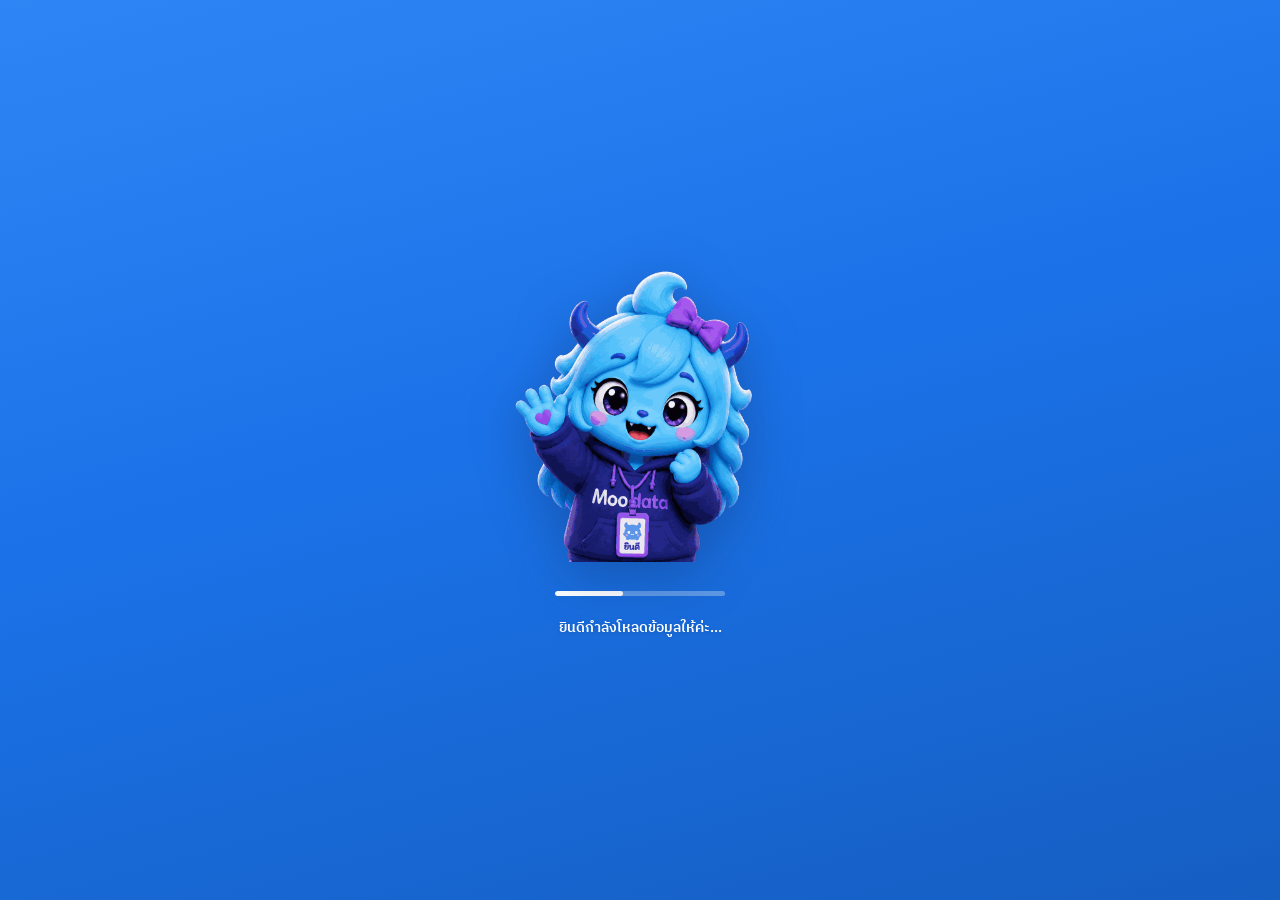
<file: index.html>
<!doctype html>
<html lang="th">
<head>
  <meta charset="utf-8">
  <meta name="viewport" content="width=device-width, initial-scale=1">
  <title>Moodata</title>
</head>
<body style="font-family:sans-serif;text-align:center;padding-top:40vh;color:#1B72E8">
  กำลังเปิด…
  <script>
    // Router LIFF อันเดียว — endpoint = โฟลเดอร์รากนี้
    // เปิดผ่าน liff.line.me/{id}?p=<page>&... → redirect ไปหน้าจริง (คง query ที่เหลือ)
    (function () {
      var q = new URLSearchParams(location.search);
      var p = (q.get('p') || 'team-app').toLowerCase();
      var MAP = {
        // งาน + ข้อมูลส่วนตัว → เว็บแอปทีมตัวใหม่ (SPA สไตล์ดิเอลฟ์)
        'home': 'user-app.html',   // ปุ่ม "เปิดระบบ" (Rich Menu/การ์ดแชท) → หน้าภาพรวม
        'team': 'user-app.html', 'team-app': 'user-app.html', 'work': 'user-app.html',
        'me': 'user-app.html', 'user': 'user-app.html', 'personal': 'user-app.html',
        'oldteam': 'team-app.html',   // ของเดิม (เครื่องมือ owner: ภาพรวม/อนุมัติ) เผื่อเรียกใช้
        'appt': 'appointment.html', 'appointment': 'appointment.html',
        'board': 'board.html',
        // Face Scan เฟส 2.1 — ลงทะเบียนใบหน้า / ลงเวลาสแกนหน้า
        'enroll': 'face-enroll.html', 'face-enroll': 'face-enroll.html',
        'clock': 'face-clock.html', 'face-clock': 'face-clock.html', 'face': 'face-clock.html'
      };
      var target = MAP[p] || 'user-app.html';
      // คง p ไว้ให้หน้าปลายทางอ่านต่อ (user-app ใช้เลือก view เริ่ม) [v3]
      // cache-bust แบบ "ช่วง 10 นาที" ไม่ใช่ Date.now() —
      //   Date.now() ทำให้ URL ไม่ซ้ำเลย → เบราว์เซอร์ต้องโหลด user-app.html (~370KB) ใหม่ทุกครั้งที่เปิด
      //   ช่วง 10 นาที = เปิดซ้ำในช่วงเดิมใช้ไฟล์ในแคช (0 byte) · ได้รุ่นใหม่ช้าสุด 10 นาที
      //   (เท่ากับ max-age ของ GitHub Pages เอง → ไม่ทำให้ของใหม่มาช้าลงกว่าเดิม)
      var rest = q.toString();
      var bucket = Math.floor(Date.now() / 600000);   // 600000 ms = 10 นาที
      location.replace(target + '?v=' + bucket + (rest ? '&' + rest : ''));
    })();
  </script>
</body>
</html>
</file>
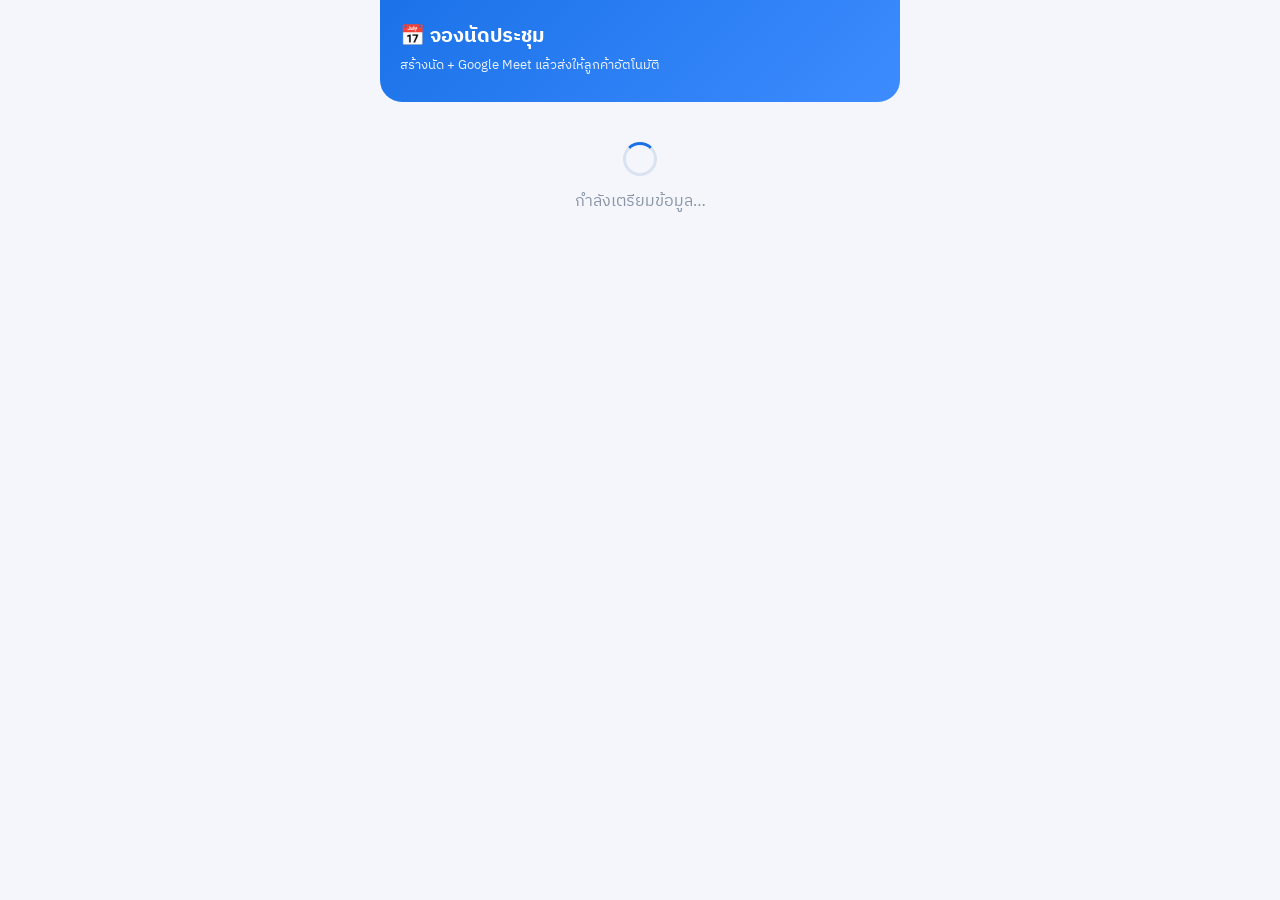
<file: appointment.html>
<!DOCTYPE html>
<html lang="th">
<head>
  <meta charset="UTF-8" />
  <meta name="viewport" content="width=device-width, initial-scale=1.0, maximum-scale=1.0" />
  <title>จองนัดประชุม · Moodata</title>
  <link rel="preconnect" href="https://fonts.googleapis.com">
  <link href="https://fonts.googleapis.com/css2?family=IBM+Plex+Sans+Thai:wght@400;500;600;700&display=swap" rel="stylesheet">
  <script src="https://static.line-scdn.net/liff/edge/2/sdk.js"></script>
  <script src="yd-auth.js?v=20261004"></script>
  <style>
    :root{
      --brand:#1B72E8; --brand-dark:#155cba; --bg:#f4f6fb;
      --line:#e3e8f0; --text:#1f2733; --muted:#8a94a6; --ok:#1faa59; --err:#d8463f;
    }
    *{box-sizing:border-box;-webkit-tap-highlight-color:transparent;}
    body{
      margin:0; font-family:'IBM Plex Sans Thai',system-ui,sans-serif;
      background:var(--bg); color:var(--text); font-size:16px; line-height:1.5;
    }
    .wrap{max-width:520px; margin:0 auto; padding:0 0 40px;}
    .hero{
      background:linear-gradient(135deg,var(--brand),#3d8bff);
      color:#fff; padding:22px 20px 26px; border-radius:0 0 22px 22px;
    }
    .hero h1{margin:0; font-size:20px; font-weight:700;}
    .hero p{margin:4px 0 0; font-size:13px; opacity:.92;}
    .card{
      background:#fff; margin:16px; padding:18px; border-radius:16px;
      box-shadow:0 2px 12px rgba(20,40,80,.06);
    }
    label{display:block; font-size:13px; font-weight:600; color:#445; margin:14px 0 6px;}
    label:first-child{margin-top:0;}
    .req{color:var(--err);}
    input,select,textarea{
      width:100%; padding:12px 13px; font-size:16px; font-family:inherit;
      border:1.5px solid var(--line); border-radius:11px; background:#fff; color:var(--text);
      outline:none; transition:border-color .15s;
    }
    input:focus,select:focus,textarea:focus{border-color:var(--brand);}
    textarea{resize:vertical; min-height:64px;}
    .hint{font-size:12px; color:var(--muted); margin:5px 2px 0;}
    .durations{display:flex; gap:8px;}
    .durations button{
      flex:1; padding:11px 0; border:1.5px solid var(--line); background:#fff;
      border-radius:11px; font-size:15px; font-family:inherit; color:#556; cursor:pointer;
    }
    .durations button.active{
      border-color:var(--brand); background:#eaf2ff; color:var(--brand); font-weight:600;
    }
    .btn{
      width:100%; margin-top:22px; padding:15px; border:none; border-radius:13px;
      background:var(--brand); color:#fff; font-size:17px; font-weight:600;
      font-family:inherit; cursor:pointer;
    }
    .btn:active{background:var(--brand-dark);}
    .btn[disabled]{opacity:.55;}
    .btn.ghost{background:#eef1f6; color:#445;}
    .status{text-align:center; padding:40px 24px; color:var(--muted);}
    .spinner{
      width:34px;height:34px;border:3px solid #d9e2f0;border-top-color:var(--brand);
      border-radius:50%; animation:spin .8s linear infinite; margin:0 auto 14px;
    }
    @keyframes spin{to{transform:rotate(360deg)}}
    .result{text-align:center; padding:8px 4px;}
    .result .ic{font-size:52px; line-height:1;}
    .result h2{margin:10px 0 4px; font-size:20px;}
    .result .when{color:var(--brand); font-weight:600; font-size:15px;}
    .summary{
      text-align:left; background:#f7f9fc; border-radius:12px; padding:14px; margin:16px 0;
      font-size:14px;
    }
    .summary div{margin:3px 0;}
    .summary b{color:#445;}
    .meet{
      display:block; margin:6px 0 0; padding:14px; border-radius:12px;
      background:var(--brand); color:#fff !important; text-decoration:none; font-weight:600;
    }
    .errbox{background:#fdecea; color:var(--err); border-radius:11px; padding:12px 14px; font-size:14px; margin-top:14px; display:none;}
    .hide{display:none !important;}
  </style>
</head>
<body>
<div class="wrap">
  <div class="hero">
    <h1>📅 จองนัดประชุม</h1>
    <p>สร้างนัด + Google Meet แล้วส่งให้ลูกค้าอัตโนมัติ</p>
  </div>

  <!-- กำลังโหลด -->
  <div id="loading" class="status">
    <div class="spinner"></div>
    กำลังเตรียมข้อมูล…
  </div>

  <!-- ฟอร์ม -->
  <div id="form" class="card hide">
    <label>ลูกค้า <span class="req">*</span></label>
    <select id="customer"></select>

    <label>หัวข้อการประชุม <span class="req">*</span></label>
    <input id="title" type="text" placeholder="เช่น ประชุมสรุปงานประจำเดือน" />

    <label>วันและเวลาเริ่ม <span class="req">*</span></label>
    <input id="start" type="datetime-local" />

    <label>ระยะเวลา</label>
    <div class="durations" id="durations">
      <button data-min="30">30 น.</button>
      <button data-min="60" class="active">1 ชม.</button>
      <button data-min="90">1.5 ชม.</button>
      <button data-min="120">2 ชม.</button>
    </div>

    <label>อีเมลผู้เข้าร่วม (เชิญทางปฏิทิน)</label>
    <textarea id="emails" placeholder="คั่นหลายคนด้วย , (เว้นว่างได้)"></textarea>
    <div class="hint">ดึงจากชีตลูกค้าให้อัตโนมัติ — เพิ่ม/แก้ได้</div>

    <label>โน้ตเพิ่มเติม (ไม่บังคับ)</label>
    <textarea id="note" placeholder="รายละเอียด/วาระการประชุม"></textarea>

    <div id="formErr" class="errbox"></div>

    <button id="submit" class="btn">✅ ยืนยันสร้างนัด + ส่งให้ลูกค้า</button>
  </div>

  <!-- กำลังสร้าง -->
  <div id="creating" class="status hide">
    <div class="spinner"></div>
    กำลังสร้างนัด + Google Meet…
  </div>

  <!-- ผลลัพธ์ -->
  <div id="done" class="card result hide">
    <div class="ic">🎉</div>
    <h2>สร้างนัดเรียบร้อย!</h2>
    <div class="when" id="doneWhen"></div>
    <div class="summary" id="doneSummary"></div>
    <a id="doneMeet" class="meet" target="_blank" rel="noopener">🎦 เข้าห้องประชุม (Meet)</a>
    <button class="btn ghost" onclick="closeApp()">ปิดหน้าต่าง</button>
  </div>

  <!-- error เต็มจอ -->
  <div id="fatal" class="card hide">
    <div class="errbox" style="display:block" id="fatalMsg"></div>
    <button class="btn ghost" onclick="location.reload()">ลองใหม่</button>
  </div>
</div>

<script>
  // ═══════════ ตั้งค่า (แก้ 2 ค่านี้ก่อนใช้งานจริง) ═══════════
  var LIFF_ID  = '2010533182-66TDQvCu';   // LIFF ID จาก LINE Dev Console (channel "จองนัด Moodata")
  var EXEC_URL = 'https://script.google.com/macros/s/AKfycbwdOotltb--WwTuS-ECutq6uFQs536kjz-RyLuq1mm35Pbfnn25EptvIRkfjaZB6iJf/exec';
  // ════════════════════════════════════════════════════════════

  var UID = '', GID = '', DURATION = 60, CUSTOMERS = [];

  function $(id){ return document.getElementById(id); }
  function show(id){ $(id).classList.remove('hide'); }
  function hide(id){ $(id).classList.add('hide'); }

  // JSONP — เลี่ยง CORS จาก GitHub Pages → Apps Script
  function jsonp(params){
    params=(window.YDAuth?YDAuth.attach(params):params);
    return new Promise(function(resolve, reject){
      var cb = 'cb_' + Date.now() + '_' + Math.floor(Math.random()*1e6);
      var timer = setTimeout(function(){ cleanup(); reject(new Error('หมดเวลาเชื่อมต่อ')); }, 30000);
      window[cb] = function(data){ cleanup(); resolve((window.YDAuth?YDAuth.check(data):data)); };
      function cleanup(){ clearTimeout(timer); delete window[cb]; if(s.parentNode) s.parentNode.removeChild(s); }
      var qs = Object.keys(params).map(function(k){
        return encodeURIComponent(k) + '=' + encodeURIComponent(params[k]);
      }).join('&');
      var s = document.createElement('script');
      s.src = EXEC_URL + '?' + qs + '&callback=' + cb;
      s.onerror = function(){ cleanup(); reject(new Error('เชื่อมต่อเซิร์ฟเวอร์ไม่ได้')); };
      document.body.appendChild(s);
    });
  }

  function getQueryGid(){
    // LIFF อาจส่ง gid ตรง ๆ ใน query หรือซ้อนใน liff.state
    try {
      var sp = new URLSearchParams(location.search);
      if (sp.get('gid')) return sp.get('gid');
      var st = sp.get('liff.state');
      if (st) { var inner = new URLSearchParams(st.charAt(0)==='?'?st.slice(1):st); if(inner.get('gid')) return inner.get('gid'); }
    } catch(e){}
    return '';
  }

  function pad(n){ return (n<10?'0':'')+n; }
  function defaultStart(){
    var d = new Date(); d.setMinutes(0,0,0); d.setHours(d.getHours()+1);
    return d.getFullYear()+'-'+pad(d.getMonth()+1)+'-'+pad(d.getDate())+'T'+pad(d.getHours())+':'+pad(d.getMinutes());
  }

  function fatal(msg){ hide('loading'); hide('form'); hide('creating'); $('fatalMsg').textContent = '⚠️ ' + msg; show('fatal'); }

  // ───── ปุ่มระยะเวลา ─────
  Array.prototype.forEach.call($('durations').children, function(btn){
    btn.addEventListener('click', function(){
      Array.prototype.forEach.call($('durations').children, function(b){ b.classList.remove('active'); });
      btn.classList.add('active'); DURATION = parseInt(btn.getAttribute('data-min'),10);
    });
  });

  // ───── เลือกลูกค้า → prefill อีเมล ─────
  $('customer').addEventListener('change', function(){
    var c = CUSTOMERS[this.value];
    if (c && c.email && !$('emails').value.trim()) $('emails').value = c.email;
  });

  // ───── ยืนยัน ─────
  $('submit').addEventListener('click', function(){
    $('formErr').style.display = 'none';
    var idx = $('customer').value;
    var customer = (CUSTOMERS[idx] && CUSTOMERS[idx].name) || '';
    var title = $('title').value.trim();
    var start = $('start').value;
    if (!customer){ return formError('กรุณาเลือกลูกค้า'); }
    if (!title){ return formError('กรุณาใส่หัวข้อการประชุม'); }
    if (!start){ return formError('กรุณาเลือกวันและเวลา'); }

    hide('form'); show('creating');
    jsonp({
      action:'apptcreate', uid:UID, customer:customer, title:title,
      start:start, duration:DURATION, emails:$('emails').value, note:$('note').value
    }).then(function(r){
      hide('creating');
      if (!r || !r.ok){ show('form'); return formError((r&&r.error)||'สร้างนัดไม่สำเร็จ'); }
      $('doneWhen').textContent = r.when || '';
      var sum = '<div><b>ลูกค้า:</b> '+escapeHtml(r.customer||customer)+'</div>';
      sum += '<div><b>หัวข้อ:</b> '+escapeHtml(title)+'</div>';
      sum += r.groupLinked
        ? '<div>✅ ส่งการ์ดนัดเข้ากลุ่มลูกค้าแล้ว</div>'
        : '<div>⚠️ ลูกค้านี้ยังไม่ผูกกลุ่ม LINE — ยังไม่ได้ส่งการ์ด</div>';
      if (r.invited) sum += '<div>📧 เชิญทางอีเมล '+r.invited+' คน</div>';
      $('doneSummary').innerHTML = sum;
      if (r.meetUrl){ $('doneMeet').href = r.meetUrl; $('doneMeet').classList.remove('hide'); }
      else { $('doneMeet').classList.add('hide'); }
      show('done');
    }).catch(function(err){
      hide('creating'); show('form'); formError(err.message||'เกิดข้อผิดพลาด');
    });
  });

  function formError(msg){ var b=$('formErr'); b.textContent='⚠️ '+msg; b.style.display='block'; }
  function escapeHtml(s){ return String(s||'').replace(/[&<>"]/g,function(c){return{'&':'&amp;','<':'&lt;','>':'&gt;','"':'&quot;'}[c];}); }
  function closeApp(){ try{ if(liff.isInClient()) liff.closeWindow(); else location.reload(); }catch(e){ location.reload(); } }

  // ───── เริ่มต้น ─────
  (function init(){
    if (LIFF_ID === 'PUT_LIFF_ID_HERE'){ fatal('ยังไม่ได้ตั้ง LIFF_ID ในไฟล์ appointment.html'); return; }
    liff.init({ liffId: LIFF_ID }).then(function(){
      if (!liff.isLoggedIn()){ liff.login(); return; }
      GID = getQueryGid();
      return liff.getProfile().then(function(profile){
        UID = profile.userId;
        /* 🔐 ขอบัตรผ่านก่อนคำขอแรก (yd-auth.js · 4 ต.ค. 69) */
        return (window.YDAuth ? YDAuth.ensureLiff(profile, jsonp) : Promise.resolve(profile)).then(function(){
          return jsonp({ action:'apptmeta', uid:UID, gid:GID }); });
      });
    }).then(function(meta){
      if (!meta) return;  // กรณี login redirect
      if (!meta.ok){ fatal(meta.error || 'โหลดข้อมูลไม่สำเร็จ'); return; }
      CUSTOMERS = meta.customers || [];
      var sel = $('customer');
      if (!CUSTOMERS.length){ fatal('ยังไม่มีลูกค้าในชีต "กลุ่มลูกค้า"'); return; }
      CUSTOMERS.forEach(function(c, i){
        var o = document.createElement('option');
        o.value = i; o.textContent = c.name + (c.groupId ? '' : '  (ยังไม่ผูกกลุ่ม)');
        sel.appendChild(o);
      });
      // ถ้าเปิดจาก "กลุ่มลูกค้า" จริง (gid ตรงกับลูกค้าคนไหน) → ล็อกลูกค้ากลุ่มนั้น เปลี่ยนไม่ได้
      // ถ้าเปิดจากกลุ่มทีม/กลุ่มที่ไม่ใช่ลูกค้า (ไม่ตรงใคร) → เลือกลูกค้าเองได้อิสระ
      var matched = -1;
      if (GID){
        for (var i=0;i<CUSTOMERS.length;i++){ if (CUSTOMERS[i].groupId===GID){ matched=i; break; } }
      }
      if (matched >= 0){
        sel.value = matched;
        sel.disabled = true;   // ล็อก
        var lk = document.createElement('div');
        lk.style.cssText = 'font-size:12px;color:#1E9E5A;margin:-8px 0 6px;font-weight:600';
        lk.textContent = '🔒 นัดให้ลูกค้ากลุ่มนี้ (ล็อกอัตโนมัติ)';
        sel.parentNode.insertBefore(lk, sel.nextSibling);
      }
      // prefill อีเมลของลูกค้าที่เลือกอยู่
      var cur = CUSTOMERS[sel.value]; if (cur && cur.email) $('emails').value = cur.email;
      $('start').value = defaultStart();
      hide('loading'); show('form');
    }).catch(function(err){
      fatal((err && err.message) || String(err));
    });
  })();
</script>
</body>
</html>
</file>
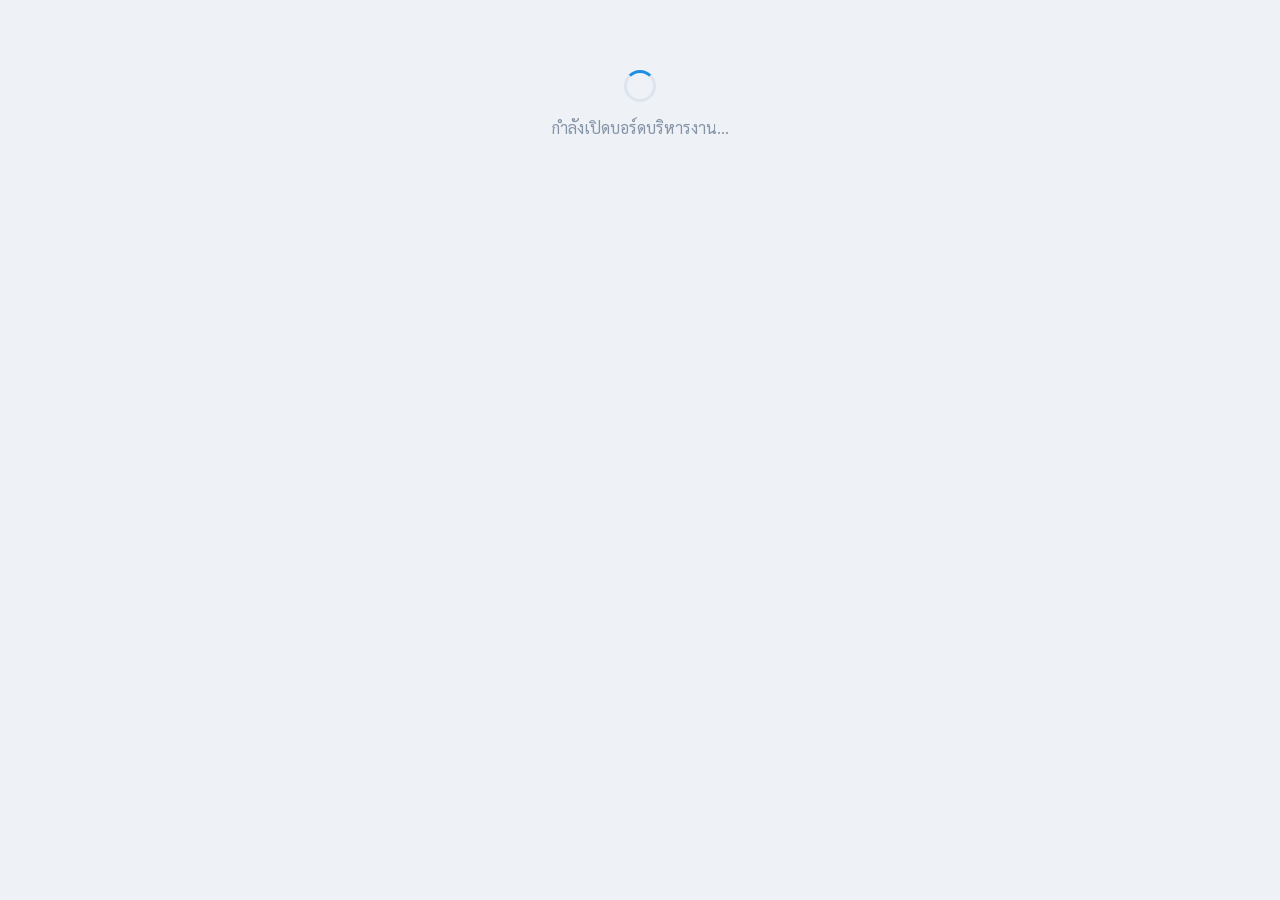
<file: board.html>
<!doctype html>
<html lang="th">
<head>
<meta charset="utf8">
<meta name="viewport" content="width=device-width,initial-scale=1">
<title>บริหารงานลูกค้า — Moodata ยินดี</title>
<link rel="preconnect" href="https://fonts.googleapis.com">
<link href="https://fonts.googleapis.com/css2?family=Sarabun:wght@400;500;600;700;800&family=IBM+Plex+Sans+Thai:wght@400;500;600;700&display=swap" rel="stylesheet">
<script charset="utf-8" src="https://static.line-scdn.net/liff/edge/2/sdk.js"></script>
<script src="yd-auth.js?v=20261004"></script>
<style>
  :root{
    --bg:#eef2f7; --surface:#fff; --surface-2:#f3f6fa; --surface-3:#e9eef5;
    --ink:#182231; --ink-soft:#4d5b6e; --ink-faint:#8493a6;
    --line:#dde4ee; --line-strong:#c6d0dd;
    --brand:#1E8FE1; --brand-deep:#146bb0; --brand-tint:#e7f2fc;
    --done:#1f9d63; --done-tint:#e3f5ec;
    --pending:#c98a12; --pending-tint:#fbf1dc;
    --over:#d8453c; --over-tint:#fbe6e5;
    --info:#7a5cd6; --info-tint:#efe9fb;
    --shadow:0 1px 2px rgba(20,30,48,.05),0 6px 20px rgba(20,30,48,.06);
    --shadow-lg:0 8px 40px rgba(20,30,48,.12); --r:14px;
  }
  *{box-sizing:border-box}
  body{margin:0;background:var(--bg);color:var(--ink);
    font-family:"Sarabun","IBM Plex Sans Thai",system-ui,-apple-system,sans-serif;line-height:1.55;-webkit-font-smoothing:antialiased}
  .tnum{font-variant-numeric:tabular-nums}
  .app{max-width:920px;margin:0 auto;padding:0 16px 90px}
  .hide{display:none!important}
  a{color:var(--brand)}

  header.bar{position:sticky;top:0;z-index:20;background:var(--bg);padding-top:12px}
  .bar-inner{background:var(--surface);border:1px solid var(--line);border-radius:var(--r);
    padding:13px 18px;box-shadow:var(--shadow);display:flex;align-items:center;gap:12px}
  .logo{width:38px;height:38px;border-radius:10px;background:linear-gradient(135deg,var(--brand),var(--brand-deep));
    display:flex;align-items:center;justify-content:center;color:#fff;font-weight:800;font-size:18px;flex:none}
  .bar h1{font-size:16px;margin:0;font-weight:750}
  .bar .sub{font-size:12px;color:var(--ink-faint)}
  .bar .me{margin-left:auto;font-size:13px;color:var(--ink-soft);display:flex;align-items:center;gap:8px}
  .avatar{width:30px;height:30px;border-radius:50%;background:var(--brand-tint);color:var(--brand-deep);
    display:flex;align-items:center;justify-content:center;font-weight:700;font-size:13px}

  .vtabs{display:flex;gap:8px;margin:14px 0 4px}
  .vtab{flex:1;text-align:center;padding:11px;border-radius:11px;border:1px solid var(--line);
    background:var(--surface);color:var(--ink-soft);font-weight:700;font-size:14px;cursor:pointer;transition:.15s;
    display:flex;align-items:center;justify-content:center;gap:7px}
  .vtab.on{background:var(--brand);border-color:var(--brand);color:#fff;box-shadow:var(--shadow)}

  .scope{display:flex;gap:8px;margin:14px 0 4px;flex-wrap:wrap;align-items:center}
  .chip{padding:6px 14px;border-radius:999px;font-size:13px;font-weight:600;cursor:pointer;
    background:var(--surface);border:1px solid var(--line);color:var(--ink-soft)}
  .chip.on{background:var(--brand-tint);border-color:transparent;color:var(--brand-deep)}
  .sp{flex:1}
  .btn{border:none;border-radius:10px;padding:9px 15px;font-family:inherit;font-size:13.5px;font-weight:700;cursor:pointer}
  .btn-p{background:var(--brand);color:#fff} .btn-o{background:var(--surface);color:var(--ink-soft);border:1px solid var(--line)}
  .btn-g{background:var(--done);color:#fff} .btn-r{background:var(--over-tint);color:var(--over)} .btn-s{background:var(--surface-3);color:var(--ink-soft)}
  .btn.sm{padding:7px 12px;font-size:13px}

  section{margin-top:16px} .view{display:none} .view.on{display:block;animation:fade .25s}
  @keyframes fade{from{opacity:0;transform:translateY(6px)}to{opacity:1;transform:none}}

  .summary{display:grid;grid-template-columns:repeat(4,1fr);gap:10px;margin-bottom:8px}
  .scard{background:var(--surface);border:1px solid var(--line);border-radius:12px;padding:13px 14px;box-shadow:var(--shadow)}
  .scard .n{font-size:24px;font-weight:800;line-height:1;letter-spacing:-.02em}
  .scard .l{font-size:11.5px;color:var(--ink-faint);margin-top:5px;font-weight:600}
  .scard.d .n{color:var(--done)} .scard.p .n{color:var(--pending)} .scard.o .n{color:var(--over)}
  @media(max-width:560px){.summary{grid-template-columns:repeat(2,1fr)}}

  .co-grid{display:grid;gap:12px;margin-top:12px}
  .co{background:var(--surface);border:1px solid var(--line);border-radius:var(--r);padding:16px 18px;box-shadow:var(--shadow);cursor:pointer;transition:.15s}
  .co:hover{border-color:var(--brand);transform:translateY(-1px);box-shadow:var(--shadow-lg)}
  .co-top{display:flex;align-items:center;gap:12px;margin-bottom:12px}
  .co-badge{width:42px;height:42px;border-radius:11px;flex:none;display:flex;align-items:center;justify-content:center;font-size:20px;background:var(--brand-tint)}
  .co-name{font-weight:750;font-size:15.5px}
  .co-meta{font-size:12px;color:var(--ink-faint);margin-top:1px}
  .co-open{margin-left:auto;color:var(--ink-faint);font-size:22px}
  .bar-track{height:9px;border-radius:6px;background:var(--surface-3);overflow:hidden;display:flex}
  .bar-track i{display:block;height:100%}
  .bar-track .fd{background:var(--done)} .bar-track .fp{background:var(--pending)} .bar-track .fo{background:var(--over)}
  .co-stats{display:flex;gap:16px;margin-top:11px;font-size:12.5px;flex-wrap:wrap}
  .co-stats b{font-weight:800}
  .dot{display:inline-block;width:8px;height:8px;border-radius:50%;margin-right:5px;vertical-align:middle}
  .dot.d{background:var(--done)} .dot.p{background:var(--pending)} .dot.o{background:var(--over)}
  .co-owner{margin-left:auto;color:var(--ink-faint)}
  .pill{font-size:11px;font-weight:700;padding:3px 9px;border-radius:999px;margin-left:6px;white-space:nowrap}
  .pill.over{background:var(--over-tint);color:var(--over)} .pill.ok{background:var(--done-tint);color:var(--done)} .pill.on{background:var(--surface-3);color:var(--ink-soft)}

  .detail-head{display:flex;align-items:center;gap:12px;margin:14px 0 6px}
  .back{background:var(--surface);border:1px solid var(--line);border-radius:10px;padding:8px 12px;font-size:13px;font-weight:600;cursor:pointer;color:var(--ink-soft)}
  .detail-head h2{margin:0;font-size:19px;font-weight:800}

  .grp{margin-top:18px}
  .grp-h{display:flex;align-items:center;gap:9px;margin:0 0 10px;font-size:14px;font-weight:750}
  .grp-h .tag{font-size:11px;color:var(--ink-faint);font-weight:600;background:var(--surface-2);border:1px solid var(--line);padding:2px 9px;border-radius:999px}
  .grp-h .cnt{margin-left:auto;font-size:12px;color:var(--ink-faint);font-weight:600}

  .task{background:var(--surface);border:1px solid var(--line);border-radius:12px;padding:13px 15px;box-shadow:var(--shadow);margin-bottom:9px;transition:.15s}
  .task .hd{display:flex;align-items:flex-start;gap:10px;cursor:pointer}
  .task.sel{border-color:var(--brand);box-shadow:var(--shadow-lg)}
  .stat{font-size:11px;font-weight:700;padding:3px 9px;border-radius:7px;white-space:nowrap;flex:none}
  .stat.new{background:var(--surface-3);color:var(--ink-soft)}
  .stat.doing{background:var(--brand-tint);color:var(--brand-deep)}
  .stat.review{background:var(--info-tint);color:var(--info)}
  .stat.done{background:var(--done-tint);color:var(--done)}
  .task-title{font-weight:650;font-size:14.5px;flex:1}
  .task-meta{display:flex;gap:14px;margin-top:9px;font-size:12px;color:var(--ink-soft);flex-wrap:wrap;align-items:center}
  .who{display:flex;align-items:center;gap:5px}
  .mini-av{width:20px;height:20px;border-radius:50%;background:var(--brand-tint);color:var(--brand-deep);display:flex;align-items:center;justify-content:center;font-size:10px;font-weight:700}
  .due{font-weight:600} .due.over{color:var(--over)} .due.soon{color:var(--pending)}

  .expand{margin-top:12px;padding-top:12px;border-top:1px dashed var(--line);display:none}
  .task.sel .expand{display:block}
  .kv{font-size:12.5px;margin-top:6px;color:var(--ink-soft)} .kv b{color:var(--ink-faint);font-weight:500}
  .kv a{color:var(--brand);word-break:break-all}
  .tl-wrap{margin-top:10px}
  .tl-h{font-size:12px;font-weight:700;color:var(--ink-faint);margin-bottom:8px}
  .tl ul{list-style:none;margin:0;padding:0;position:relative}
  .tl ul::before{content:"";position:absolute;left:9px;top:6px;bottom:6px;width:2px;background:var(--line)}
  .tl li{position:relative;padding:0 0 12px 30px}
  .tl li:last-child{padding-bottom:0}
  .tl .m{position:absolute;left:3px;top:2px;width:15px;height:15px;border-radius:50%;background:var(--surface);border:2px solid var(--brand);z-index:1}
  .tl .tt{font-size:13px;font-weight:600} .tl .td{font-size:11.5px;color:var(--ink-faint)}
  .acts{display:flex;flex-wrap:wrap;gap:8px;margin-top:12px}

  .center{text-align:center;padding:70px 20px;color:var(--ink-faint)}
  .spin{width:32px;height:32px;border:3px solid var(--line);border-top-color:var(--brand);border-radius:50%;margin:0 auto 14px;animation:sp 1s linear infinite}@keyframes sp{to{transform:rotate(360deg)}}
  .mask{position:fixed;inset:0;background:rgba(20,30,48,.5);display:flex;align-items:center;justify-content:center;z-index:60;padding:16px}
  .sheet{background:var(--surface);width:100%;max-width:460px;border-radius:16px;padding:22px;max-height:90vh;overflow:auto}
  .sheet h3{margin:0 0 4px;font-size:18px} .sheet .msub{color:var(--ink-faint);font-size:13px;margin-bottom:14px}
  .fld{margin-bottom:12px} .fld label{display:block;font-size:13px;font-weight:600;margin-bottom:5px}
  .fld input,.fld select,.fld textarea{width:100%;padding:10px 12px;border:1px solid var(--line);border-radius:10px;font-family:inherit;font-size:14px;background:var(--surface);color:var(--ink)}
  .fld textarea{min-height:70px;resize:vertical}
  .err{background:var(--over-tint);color:var(--over);padding:9px 12px;border-radius:8px;font-size:13px;margin-bottom:10px}
  .frow{display:flex;gap:8px} .frow .btn{flex:1}
  .toast{position:fixed;left:50%;bottom:24px;transform:translateX(-50%);background:#182231;color:#fff;padding:11px 18px;border-radius:12px;font-size:14px;z-index:99;opacity:0;transition:.25s}
  .toast.show{opacity:1}
  .foot{margin-top:30px;text-align:center;font-size:12px;color:var(--ink-faint);border-top:1px solid var(--line);padding-top:16px}
</style>
</head>
<body>

<div id="boot" class="center"><div class="spin"></div>กำลังเปิดบอร์ดบริหารงาน…</div>
<div id="fatal" class="center hide" style="color:var(--over)"><div style="font-size:34px">⚠️</div><p id="fatalMsg"></p></div>

<div id="app" class="hide">
  <header class="bar">
    <div class="bar-inner">
      <div class="logo">ย</div>
      <div><h1>บริหารงานลูกค้า</h1><div class="sub">Moodata · ยินดี</div></div>
      <div class="me"><span id="meName">พี่กี้</span><span class="avatar" id="meAv">กี</span></div>
    </div>
  </header>

  <div class="app">
    <div class="vtabs">
      <div class="vtab on" id="tabO" onclick="showView('overview')">🏢 ภาพรวมทุกบริษัท</div>
      <div class="vtab" id="tabD" onclick="showView('detail')">📂 เจาะบริษัท</div>
    </div>

    <!-- OVERVIEW -->
    <section class="view on" id="view-overview">
      <div class="scope">
        <span class="chip on" id="soAll" onclick="setScopeO('all')">ทั้งบริษัท (ทีม)</span>
        <span class="chip" id="soMine" onclick="setScopeO('mine')">เฉพาะงานของฉัน</span>
        <span class="sp"></span>
        <button class="btn btn-o sm" onclick="genRecurring()">🔁 สร้างงานรอบเดือนนี้</button>
        <button class="btn btn-p sm" onclick="openCreate()">+ เปิดงานใหม่</button>
      </div>
      <div class="summary" id="oSummary"></div>
      <div class="co-grid" id="oGrid"></div>
    </section>

    <!-- DETAIL -->
    <section class="view" id="view-detail">
      <div class="detail-head">
        <span class="back" onclick="showView('overview')">‹ กลับ</span>
        <h2 id="dName">—</h2>
      </div>
      <div class="scope">
        <span class="chip on" id="sdAll" onclick="setScopeD('all')">งานทั้งหมด</span>
        <span class="chip" id="sdMine" onclick="setScopeD('mine')">ของฉัน</span>
        <span class="chip" id="sdReview" onclick="setScopeD('review')">รอฉันตรวจ</span>
      </div>
      <div class="summary" id="dSummary" style="grid-template-columns:repeat(3,1fr)"></div>
      <div id="dGroups"></div>
    </section>

    <div class="foot">Moodata · ยินดี — บอร์ดบริหารงานลูกค้าราย บริษัท</div>
  </div>
</div>
<div id="toast" class="toast"></div>

<script>
  var LIFF_ID='2010533182-66TDQvCu';
  var EXEC_URL='https://script.google.com/macros/s/AKfycbwdOotltb--WwTuS-ECutq6uFQs536kjz-RyLuq1mm35Pbfnn25EptvIRkfjaZB6iJf/exec';
  var DAY=86400000;
  var UID='', TASKS=[], TEAM=[], STATUSES=[], TYPES=[], OWNER='พี่กี้', SNOW=0;
  var VIEW='overview', SCOPE_O='all', SCOPE_D='all', CURCO='';
  var TLCACHE={};   // timeline cache ต่อเลขงาน
  var THMON=['ม.ค.','ก.พ.','มี.ค.','เม.ย.','พ.ค.','มิ.ย.','ก.ค.','ส.ค.','ก.ย.','ต.ค.','พ.ย.','ธ.ค.'];
  // ลำดับ+ป้ายของกลุ่มประเภทงาน
  var TYPEG=[['ตามรอบ','🔁 งานตามรอบ (บัญชี/ภาษี)','auto ทุกเดือน'],['สัปดาห์','📅 งานแผนสัปดาห์','กำหนดล่วงหน้า'],
             ['แทรก','⚡ งานแทรก (ลูกค้าแจ้งในกลุ่ม)','ad-hoc'],['มาตรฐาน','📋 งานมาตรฐาน','ตั้งค่าเริ่มต้น']];

  function $(id){return document.getElementById(id);}
  function esc(s){return String(s==null?'':s).replace(/[&<>"]/g,function(c){return{'&':'&amp;','<':'&lt;','>':'&gt;','"':'&quot;'}[c];});}
  function fatal(m){$('boot').classList.add('hide');$('app').classList.add('hide');$('fatalMsg').textContent=m;$('fatal').classList.remove('hide');}
  var _tt;function toast(m){var t=$('toast');t.textContent=m;t.classList.add('show');clearTimeout(_tt);_tt=setTimeout(function(){t.classList.remove('show');},2300);}
  function av(n){return (String(n||'?').trim()[0]||'?');}

  function jsonp(params){
    params=(window.YDAuth?YDAuth.attach(params):params);
    return new Promise(function(resolve,reject){
      var cb='cb_'+Date.now()+'_'+Math.floor(Math.random()*1e6);
      var timer=setTimeout(function(){cleanup();reject(new Error('หมดเวลาเชื่อมต่อ'));},40000);
      window[cb]=function(d){cleanup();resolve((window.YDAuth?YDAuth.check(d):d));};
      function cleanup(){clearTimeout(timer);delete window[cb];if(s.parentNode)s.parentNode.removeChild(s);}
      var qs=Object.keys(params).map(function(k){return encodeURIComponent(k)+'='+encodeURIComponent(params[k]);}).join('&');
      var s=document.createElement('script');s.src=EXEC_URL+'?'+qs+'&callback='+cb;
      s.onerror=function(){cleanup();reject(new Error('เชื่อมต่อเซิร์ฟเวอร์ไม่ได้'));};document.body.appendChild(s);
    });
  }
  function jsonpPost(params){
    params=(window.YDAuth?YDAuth.attach(params):params);
    var body=Object.keys(params).map(function(k){return encodeURIComponent(k)+'='+encodeURIComponent(params[k]);}).join('&');
    return fetch(EXEC_URL,{method:'POST',headers:{'Content-Type':'application/x-www-form-urlencoded;charset=UTF-8'},body:body})
      .then(function(r){if(!r.ok)throw new Error('เชื่อมต่อเซิร์ฟเวอร์ไม่ได้');return r.json();}).then(function(d){return (window.YDAuth?YDAuth.check(d):d);});
  }

  // ── helpers สถานะ/วันที่ ──
  function isDone(t){return t.status.indexOf('เสร็จ')>=0;}
  function isCancel(t){return t.status.indexOf('ยกเลิก')>=0;}
  function endOfDay(ms){var d=new Date(ms);d.setHours(23,59,59,999);return d.getTime();}
  function isOver(t){return !!t.dueMs&&!isDone(t)&&!isCancel(t)&&SNOW>endOfDay(t.dueMs);}
  function statClass(st){if(st.indexOf('กำลังทำ')>=0)return'doing';if(st.indexOf('รอตรวจ')>=0)return'review';if(st.indexOf('เสร็จ')>=0)return'done';return'new';}
  function statIcon(st){if(st.indexOf('กำลังทำ')>=0)return'●';if(st.indexOf('รอตรวจ')>=0)return'◆';if(st.indexOf('เสร็จ')>=0)return'✓';if(st.indexOf('ยกเลิก')>=0)return'✕';return'○';}
  function thDate(ms){if(!ms)return'';var d=new Date(ms);return d.getDate()+' '+THMON[d.getMonth()]+' '+String((d.getFullYear()+543)%100);}
  function ttl(t){return t.title||t.detail||t.no;}
  function isMine(t){return t.assignee&&(t.assignee===OWNER);}

  // ── มุมมอง ──
  function showView(v){
    VIEW=v;
    $('tabO').classList.toggle('on',v==='overview');$('tabD').classList.toggle('on',v==='detail');
    $('view-overview').classList.toggle('on',v==='overview');$('view-detail').classList.toggle('on',v==='detail');
    if(v==='overview')renderOverview();else renderDetail();
    window.scrollTo({top:0,behavior:'smooth'});
  }
  function setScopeO(s){SCOPE_O=s;$('soAll').classList.toggle('on',s==='all');$('soMine').classList.toggle('on',s==='mine');renderOverview();}
  function setScopeD(s){SCOPE_D=s;['all','mine','review'].forEach(function(k){$('sd'+k.charAt(0).toUpperCase()+k.slice(1)).classList.toggle('on',s===k);});renderDetail();}

  function liveTasks(){return TASKS.filter(function(t){return !isCancel(t);});}

  // ── ภาพรวมทุกบริษัท ──
  function renderOverview(){
    var base=liveTasks();
    if(SCOPE_O==='mine')base=base.filter(isMine);
    // group by company
    var order=[],g={};
    base.forEach(function(t){var c=t.customer||'(ไม่ระบุบริษัท)';if(!g[c]){g[c]=[];order.push(c);}g[c].push(t);});
    // summary
    var done=base.filter(isDone).length, over=base.filter(isOver).length, pending=base.length-done-over;
    $('oSummary').innerHTML=
      sc('','tnum',order.length,'บริษัทลูกค้า')+sc('d','tnum',done,'เสร็จ')+sc('p','tnum',pending,'กำลังทำ/ค้าง')+sc('o','tnum',over,'เลยกำหนด');
    if(!order.length){$('oGrid').innerHTML='<div class="center">ยังไม่มีงานในมุมนี้</div>';return;}
    var html='';
    order.forEach(function(c){
      var arr=g[c], tot=arr.length, cd=arr.filter(isDone).length, co=arr.filter(isOver).length, cp=tot-cd-co;
      var pd=Math.round(cd/tot*100), po=Math.round(co/tot*100), pp=100-pd-po;
      var pill= co>0 ? '<span class="pill over">'+co+' เลยกำหนด</span>' : (cd===tot?'<span class="pill ok">ครบแล้ว</span>':'<span class="pill on">on track</span>');
      var owners={};arr.forEach(function(t){if(t.assignee)owners[t.assignee]=1;});
      var ow=Object.keys(owners);var owTxt=ow.length?('ดูแล: '+ow.slice(0,3).join(', ')+(ow.length>3?' +'+(ow.length-3):'')):'ยังไม่มอบหมาย';
      html+='<div class="co" onclick="openCompany(\''+esc(c).replace(/'/g,"\\'")+'\')">'+
        '<div class="co-top"><div class="co-badge">🏢</div>'+
        '<div><div class="co-name">'+esc(c)+pill+'</div><div class="co-meta">'+tot+' งาน · เสร็จ '+cd+'/'+tot+'</div></div>'+
        '<div class="co-open">›</div></div>'+
        '<div class="bar-track"><i class="fd" style="width:'+pd+'%"></i><i class="fp" style="width:'+pp+'%"></i><i class="fo" style="width:'+po+'%"></i></div>'+
        '<div class="co-stats"><span><span class="dot d"></span>เสร็จ <b>'+cd+'</b></span>'+
        '<span><span class="dot p"></span>ค้าง <b>'+cp+'</b></span>'+
        (co?'<span><span class="dot o"></span>เลยกำหนด <b>'+co+'</b></span>':'')+
        '<span class="co-owner">'+esc(owTxt)+'</span></div></div>';
    });
    $('oGrid').innerHTML=html;
  }
  function sc(cls,extra,n,l){return '<div class="scard '+cls+'"><div class="n '+extra+'">'+n+'</div><div class="l">'+l+'</div></div>';}

  // ── เจาะบริษัท ──
  function openCompany(c){CURCO=c;SCOPE_D='all';['All','Mine','Review'].forEach(function(k){$('sd'+k).classList.toggle('on',k==='All');});showView('detail');}
  function renderDetail(){
    if(!CURCO){$('dName').textContent='—';$('dGroups').innerHTML='<div class="center">เลือกบริษัทจากภาพรวมก่อนค่ะ</div>';$('dSummary').innerHTML='';return;}
    $('dName').textContent=CURCO;
    var all=liveTasks().filter(function(t){return (t.customer||'(ไม่ระบุบริษัท)')===CURCO;});
    // summary (ยึดงานทั้งหมดของบริษัท)
    var done=all.filter(isDone).length, over=all.filter(isOver).length, pending=all.length-done-over;
    $('dSummary').innerHTML=sc('d','tnum',done,'เสร็จ')+sc('p','tnum',pending,'กำลังทำ/ค้าง')+sc('o','tnum',over,'เลยกำหนด');
    // filter การ์ดตาม scope
    var show=all;
    if(SCOPE_D==='mine')show=all.filter(isMine);
    else if(SCOPE_D==='review')show=all.filter(function(t){return t.status.indexOf('รอตรวจ')>=0&&(!t.reviewer||t.reviewer===OWNER);});
    if(!show.length){$('dGroups').innerHTML='<div class="center">ไม่มีงานในมุมนี้ 🎉</div>';return;}
    // group by TYPE
    var html='';
    TYPEG.forEach(function(tg){
      var arr=show.filter(function(t){return (t.type||'แทรก')===tg[0];});
      if(!arr.length)return;
      arr.sort(function(a,b){return (a.dueMs||9e15)-(b.dueMs||9e15);});
      html+='<div class="grp"><div class="grp-h">'+tg[1]+' <span class="tag">'+tg[2]+'</span><span class="cnt">'+arr.length+' งาน</span></div>'+
        arr.map(taskCard).join('')+'</div>';
    });
    $('dGroups').innerHTML=html||'<div class="center">ไม่มีงานในมุมนี้ 🎉</div>';
  }

  function dueHtml(t){
    if(!t.dueMs)return '<span class="due">ไม่มีกำหนด</span>';
    var over=isOver(t), soon=!over&&!isDone(t)&&t.dueMs-SNOW<2*DAY&&t.dueMs>=SNOW-DAY;
    var cls=over?'due over':(soon?'due soon':'due');
    return '<span class="'+cls+'">กำหนด '+thDate(t.dueMs)+(over?' · เลยกำหนด':(soon?' · ใกล้ครบ':''))+'</span>';
  }
  function taskCard(t){
    var sc2=statClass(t.status);
    var who=t.assignee?('<span class="who"><span class="mini-av">'+esc(av(t.assignee))+'</span>'+esc(t.assignee)+'</span>'):'<span class="who" style="color:var(--pending)">ยังไม่มอบหมาย</span>';
    var rev=t.reviewer?('<span class="who">ตรวจ: <span class="mini-av">'+esc(av(t.reviewer))+'</span>'+esc(t.reviewer)+'</span>'):'';
    return '<div class="task" id="tk_'+esc(t.no)+'"><div class="hd" onclick="toggleTask(\''+esc(t.no)+'\')">'+
      '<span class="stat '+sc2+'">'+statIcon(t.status)+' '+esc(t.status.replace(/^[^฀-๿]+/,''))+'</span>'+
      '<div class="task-title">'+esc(ttl(t))+'</div></div>'+
      '<div class="task-meta">'+who+rev+dueHtml(t)+'</div>'+
      '<div class="expand" id="ex_'+esc(t.no)+'"></div></div>';
  }

  function toggleTask(no){
    var el=$('tk_'+no);if(!el)return;
    var was=el.classList.contains('sel');
    // ปิดใบอื่นในกลุ่มเดียวกัน? เปิดได้หลายใบก็ได้ — แค่ toggle ใบนี้
    if(was){el.classList.remove('sel');return;}
    el.classList.add('sel');
    renderExpand(no);
  }
  function renderExpand(no){
    var t=TASKS.filter(function(x){return x.no===no;})[0];if(!t)return;
    var box=$('ex_'+no);
    var kv='';
    if(t.detail&&t.detail!==t.title)kv+='<div class="kv"><b>รายละเอียด:</b> '+esc(t.detail)+'</div>';
    if(t.worklink)kv+='<div class="kv"><b>ลิงก์งานจากทีม:</b> <a href="'+esc(t.worklink)+'" target="_blank">'+esc(t.worklink)+'</a></div>';
    if(t.reply)kv+='<div class="kv"><b>คำอธิบายถึงลูกค้า:</b> '+esc(t.reply)+'</div>';
    if(t.note)kv+='<div class="kv"><b>โน้ต:</b> '+esc(t.note)+'</div>';
    var acts='<div class="acts"><button class="btn btn-o sm" onclick="openManage(\''+esc(no)+'\')">⚙️ จัดการงาน</button>';
    if(t.status.indexOf('รอตรวจ')>=0){
      if(t.hasGroup)acts+='<button class="btn btn-g sm" onclick="doSend(\''+esc(no)+'\')">📨 ส่งลูกค้า</button>';
      acts+='<button class="btn btn-r sm" onclick="openReturn(\''+esc(no)+'\')">🔁 ตีกลับแก้ไข</button>';
    }
    acts+='</div>';
    box.innerHTML=kv+'<div class="tl-wrap"><div class="tl-h">🕘 ประวัติงาน (timeline)</div><div class="tl" id="tl_'+esc(no)+'"><div class="td" style="padding-left:4px">กำลังโหลด…</div></div></div>'+acts;
    loadTimeline(no,t);
  }
  function loadTimeline(no,t){
    if(TLCACHE[no]){paintTimeline(no,TLCACHE[no],t);return;}
    jsonp({action:'waTaskTimeline',uid:UID,no:no}).then(function(r){
      var evs=(r&&r.ok&&r.events)?r.events:[];TLCACHE[no]=evs;paintTimeline(no,evs,t);
    }).catch(function(){paintTimeline(no,[],t);});
  }
  function paintTimeline(no,evs,t){
    var box=$('tl_'+no);if(!box)return;
    if(!evs.length){
      // fallback สังเคราะห์จาก created/updated/status (งานเก่าก่อนมี log)
      var li='<li><span class="m"></span><div class="tt">สร้างงาน</div><div class="td">'+esc(t.createdAt||'')+'</div></li>';
      if(t.status.indexOf('ใหม่')<0)li+='<li><span class="m"></span><div class="tt">'+esc(t.status)+'</div><div class="td">'+esc(t.updatedAt||'')+' (อัปเดตล่าสุด)</div></li>';
      box.innerHTML='<ul>'+li+'</ul><div class="td" style="padding:4px 0 0">* งานนี้เกิดก่อนระบบเก็บ timeline — แสดงเท่าที่มี</div>';
      return;
    }
    box.innerHTML='<ul>'+evs.map(function(e){
      return '<li><span class="m"></span><div class="tt">'+esc(e.event)+(e.actor?' · '+esc(e.actor):'')+'</div>'+
        '<div class="td">'+esc(e.at)+(e.detail?' · '+esc(e.detail):'')+'</div></li>';
    }).join('')+'</ul>';
  }

  // ── จัดการงาน (modal) ──
  function openManage(no){
    var t=TASKS.filter(function(x){return x.no===no;})[0];if(!t)return;
    var stOpts=STATUSES.map(function(s){return '<option'+(s===t.status?' selected':'')+'>'+esc(s)+'</option>';}).join('');
    var tyOpts=TYPES.map(function(s){return '<option'+(s===(t.type||'แทรก')?' selected':'')+'>'+esc(s)+'</option>';}).join('');
    var asg='<option value="">— ยังไม่มอบหมาย —</option>'+TEAM.map(function(m){var n=m.name;return '<option value="'+esc(n)+'"'+(n===t.assignee?' selected':'')+'>'+esc(n+(m.nick&&m.nick!==m.name?' ('+m.nick+')':''))+'</option>';}).join('');
    var rev='<option value="">— ยังไม่กำหนด —</option><option value="'+esc(OWNER)+'"'+(t.reviewer===OWNER?' selected':'')+'>'+esc(OWNER)+' (ฉัน)</option>'+
      TEAM.filter(function(m){return m.name!==OWNER;}).map(function(m){var n=m.name;return '<option value="'+esc(n)+'"'+(n===t.reviewer?' selected':'')+'>'+esc(n)+'</option>';}).join('');
    var dueVal=t.dueMs?(function(){var d=new Date(t.dueMs);return d.getFullYear()+'-'+('0'+(d.getMonth()+1)).slice(-2)+'-'+('0'+d.getDate()).slice(-2);})():'';
    modal('<h3>⚙️ จัดการงาน '+esc(no)+'</h3><div class="msub">'+esc(t.customer||'')+'</div><div id="mErr" class="err hide"></div>'+
      '<div class="fld"><label>หัวข้องาน</label><input id="mTitle" value="'+esc(t.title||'')+'" placeholder="หัวข้อสั้น ๆ"></div>'+
      '<div class="fld"><label>สถานะ</label><select id="mStatus">'+stOpts+'</select></div>'+
      '<div class="fld"><label>ผู้รับผิดชอบ</label><select id="mAsg">'+asg+'</select></div>'+
      '<div class="fld"><label>ผู้ตรวจงาน</label><select id="mRev">'+rev+'</select></div>'+
      '<div class="fld"><label>ประเภทงาน</label><select id="mType">'+tyOpts+'</select></div>'+
      '<div class="fld"><label>กำหนดเสร็จ</label><input id="mDue" type="date" value="'+dueVal+'"></div>'+
      '<div class="frow"><button class="btn btn-p" onclick="saveManage(\''+esc(no)+'\')">💾 บันทึก</button>'+
      '<button class="btn btn-s" onclick="closeModal()">ปิด</button></div>');
  }
  function saveManage(no){
    var t=TASKS.filter(function(x){return x.no===no;})[0];
    var title=$('mTitle').value.trim(), st=$('mStatus').value, asg=$('mAsg').value, rev=$('mRev').value, ty=$('mType').value, due=$('mDue').value;
    var curDue=t.dueMs?(function(){var d=new Date(t.dueMs);return d.getFullYear()+'-'+('0'+(d.getMonth()+1)).slice(-2)+'-'+('0'+d.getDate()).slice(-2);})():'';
    var jobs=[];
    if(title!==(t.title||''))jobs.push(jsonp({action:'waSetTitle',uid:UID,no:no,title:title}));
    if(st!==t.status)jobs.push(jsonp({action:'waSetStatus',uid:UID,no:no,status:st}));
    if(asg!==(t.assignee||''))jobs.push(jsonp({action:'waAssign',uid:UID,no:no,name:asg||' '}));
    if(rev!==(t.reviewer||''))jobs.push(jsonp({action:'waSetReviewer',uid:UID,no:no,name:rev}));
    if(ty!==(t.type||'แทรก'))jobs.push(jsonp({action:'waSetType',uid:UID,no:no,type:ty}));
    if(due!==curDue)jobs.push(jsonp({action:'waSetDue',uid:UID,no:no,due:due}));
    if(!jobs.length){closeModal();return;}
    toast('กำลังบันทึก…');
    Promise.all(jobs).then(function(){closeModal();toast('บันทึกแล้ว ✅');delete TLCACHE[no];reload();}).catch(function(e){mErr(e.message);});
  }

  function doSend(no){
    modal('<h3>📨 ส่งผลงานให้ลูกค้า</h3><div class="msub">'+esc(no)+' — ส่งเข้ากลุ่มไลน์ลูกค้า</div><div id="mErr" class="err hide"></div>'+
      '<div class="frow"><button class="btn btn-g" onclick="doSendGo(\''+esc(no)+'\')">ส่งเลย</button><button class="btn btn-s" onclick="closeModal()">ยกเลิก</button></div>');
  }
  function doSendGo(no){
    toast('กำลังส่ง…');
    jsonp({action:'waSendCustomer',uid:UID,no:no}).then(function(r){if(!r||!r.ok){mErr((r&&r.error)||'ส่งไม่สำเร็จ');return;}closeModal();toast('✅ ส่งให้ลูกค้าแล้ว');delete TLCACHE[no];reload();}).catch(function(e){mErr(e.message);});
  }
  function openReturn(no){
    modal('<h3>🔁 ส่งกลับให้แก้ไข '+esc(no)+'</h3><div class="msub">งานจะกลับไป 🔵 กำลังทำ + แจ้งทีมทาง LINE</div><div id="mErr" class="err hide"></div>'+
      '<div class="fld"><label>สิ่งที่ต้องแก้ไข</label><textarea id="rNote" placeholder="เช่น แก้สีโลโก้ให้เข้มขึ้น…"></textarea></div>'+
      '<div class="frow"><button class="btn btn-p" onclick="doReturn(\''+esc(no)+'\')">ส่งกลับแก้ไข</button><button class="btn btn-s" onclick="closeModal()">ยกเลิก</button></div>');
  }
  function doReturn(no){
    var note=$('rNote').value.trim();if(!note){mErr('ระบุสิ่งที่ต้องแก้ไขก่อนค่ะ');return;}
    toast('กำลังส่งกลับ…');
    jsonpPost({action:'waTaskReturn',uid:UID,no:no,note:note}).then(function(r){if(!r||!r.ok){mErr((r&&r.error)||'ส่งกลับไม่สำเร็จ');return;}closeModal();toast('🔁 ส่งกลับให้ '+(r.assignee||'ทีม')+' แก้ไขแล้ว');delete TLCACHE[no];reload();}).catch(function(e){mErr(e.message);});
  }

  // ── เปิดงานใหม่ ──
  function openCreate(){
    var asg='<option value="">— ยังไม่มอบหมาย —</option>'+TEAM.map(function(m){return '<option value="'+esc(m.name)+'">'+esc(m.name)+'</option>';}).join('');
    modal('<h3>+ เปิดงานใหม่</h3><div class="msub">สร้างงานเองในบอร์ด</div><div id="mErr" class="err hide"></div>'+
      '<div class="fld"><label>หัวข้องาน</label><input id="cTitle" placeholder="หัวข้อสั้น ๆ"></div>'+
      '<div class="fld"><label>ลูกค้า/บริษัท</label><input id="cCust" value="'+esc(VIEW==='detail'?CURCO:'')+'" placeholder="ชื่อบริษัท"></div>'+
      '<div class="fld"><label>รายละเอียด</label><textarea id="cDetail" placeholder="สิ่งที่ต้องทำ…"></textarea></div>'+
      '<div class="fld"><label>ผู้รับผิดชอบ</label><select id="cAsg">'+asg+'</select></div>'+
      '<div class="fld"><label>กำหนดเสร็จ</label><input id="cDue" type="date"></div>'+
      '<div class="frow"><button class="btn btn-p" onclick="createTask()">สร้างงาน</button><button class="btn btn-s" onclick="closeModal()">ยกเลิก</button></div>');
  }
  function createTask(){
    var cust=$('cCust').value.trim(), detail=$('cDetail').value.trim();
    if(!cust&&!detail){mErr('กรอกลูกค้าหรือรายละเอียดอย่างน้อย 1 ช่อง');return;}
    toast('กำลังสร้าง…');
    jsonpPost({action:'waCreateTask',uid:UID,title:$('cTitle').value.trim(),customer:cust,detail:detail,assignee:$('cAsg').value,due:$('cDue').value}).then(function(r){
      if(!r||!r.ok){mErr((r&&r.error)||'สร้างไม่สำเร็จ');return;}closeModal();toast('เปิดงานใหม่แล้ว '+(r.no||''));reload();
    }).catch(function(e){mErr(e.message);});
  }
  function genRecurring(){
    modal('<h3>🔁 สร้างงานตามรอบเดือนนี้</h3><div class="msub">ระบบจะสร้างงานประจำเดือน (เงินเดือน/ภงด.1/ปกส. ฯลฯ) ตามที่ตั้งไว้ในชีต "งานตามรอบ" · กันซ้ำอัตโนมัติ</div><div id="mErr" class="err hide"></div>'+
      '<div class="frow"><button class="btn btn-p" onclick="genRecurringGo()">สร้างเลย</button><button class="btn btn-s" onclick="closeModal()">ยกเลิก</button></div>');
  }
  function genRecurringGo(){
    toast('กำลังสร้าง…');
    jsonp({action:'waGenRecurring',uid:UID}).then(function(r){if(!r||!r.ok){mErr((r&&r.error)||'ไม่สำเร็จ');return;}closeModal();toast(r.made?('🔁 สร้าง '+r.made+' งานตามรอบแล้ว'):'เดือนนี้สร้างครบแล้ว (ไม่มีงานใหม่)');reload();}).catch(function(e){mErr(e.message);});
  }

  function modal(html){var m=document.createElement('div');m.className='mask';m.id='modal';m.innerHTML='<div class="sheet">'+html+'</div>';m.onclick=function(e){if(e.target===m)closeModal();};document.body.appendChild(m);}
  function closeModal(){var m=$('modal');if(m)m.parentNode.removeChild(m);}
  function mErr(msg){var e=$('mErr');if(e){e.textContent='⚠️ '+msg;e.classList.remove('hide');}else toast(msg);}

  // ── โหลด ──
  function reload(){
    return jsonp({action:'waPmBoard',uid:UID}).then(function(r){
      if(!r||!r.ok){fatal((r&&r.error)||'โหลดไม่สำเร็จ');return;}
      TASKS=r.tasks||[];TEAM=r.team||[];STATUSES=r.statuses||[];TYPES=r.types||[];OWNER=r.owner||'พี่กี้';SNOW=r.now||Date.now();
      TASKS.forEach(function(t){t.type=t.type||'แทรก';});
      $('meName').textContent=OWNER;$('meAv').textContent=av(OWNER);
      if(VIEW==='overview')renderOverview();else renderDetail();
    });
  }
  function start(){reload().then(function(){$('boot').classList.add('hide');$('app').classList.remove('hide');}).catch(function(e){fatal(e.message);});}
  (function init(){
    /* ?uid= ถูกตัดออก 4 ต.ค. 69 (spec-web-login §2) */
    liff.init({liffId:LIFF_ID}).then(function(){if(!liff.isLoggedIn()){liff.login();return;}
      return liff.getProfile().then(function(p){UID=p.userId;
        return (window.YDAuth?YDAuth.ensureLiff(p,jsonp):Promise.resolve(p)).then(function(){start();});});}).catch(function(e){fatal('เปิดผ่านไลน์ไม่สำเร็จ: '+(e.message||e));});
  })();
  window.showView=showView;window.setScopeO=setScopeO;window.setScopeD=setScopeD;window.openCompany=openCompany;
  window.toggleTask=toggleTask;window.openManage=openManage;window.saveManage=saveManage;window.doSend=doSend;window.doSendGo=doSendGo;
  window.openReturn=openReturn;window.doReturn=doReturn;window.openCreate=openCreate;window.createTask=createTask;
  window.genRecurring=genRecurring;window.genRecurringGo=genRecurringGo;window.closeModal=closeModal;
</script>
</body>
</html>
</file>
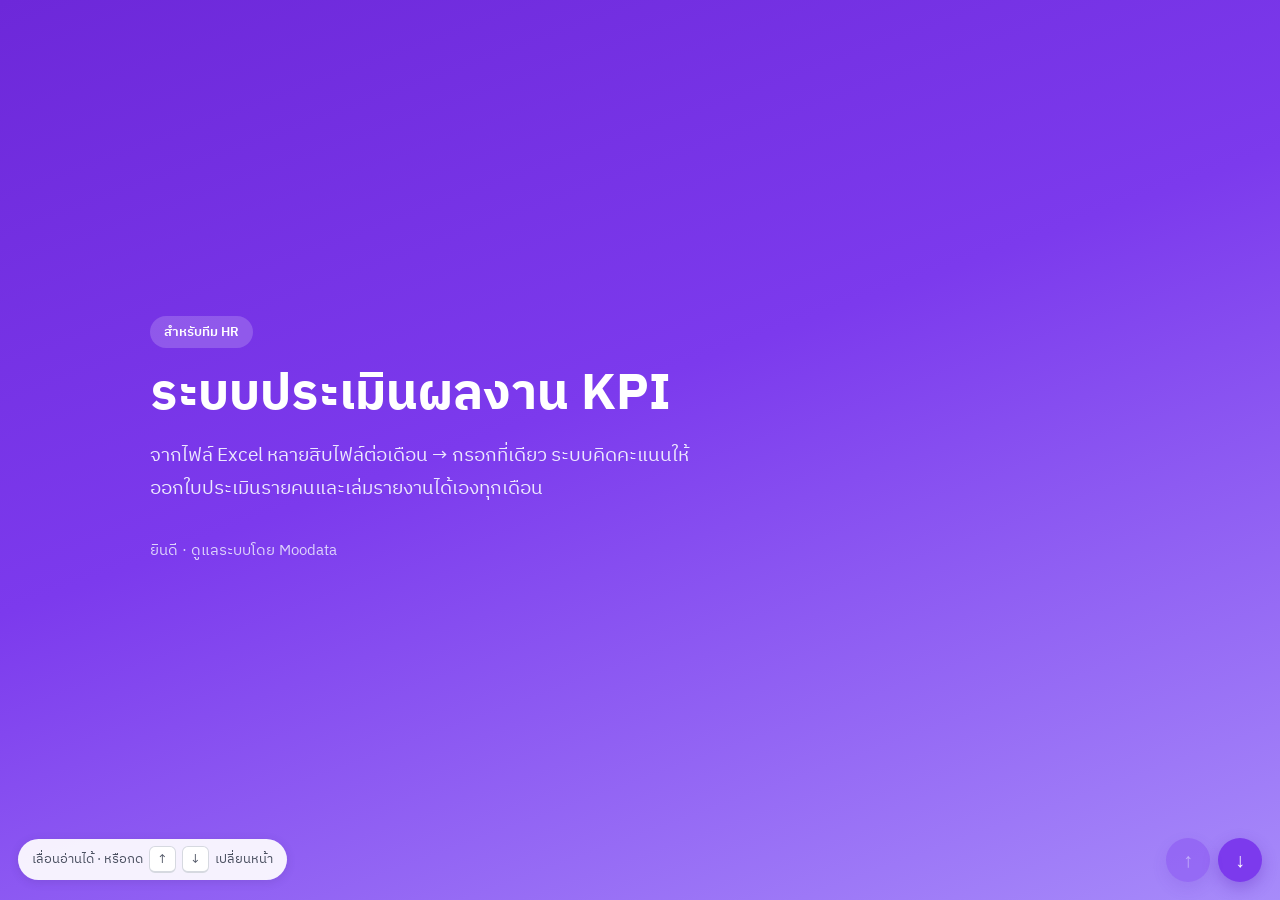
<file: kpi-intro.html>
<!doctype html>
<html lang="th">
<head>
<meta charset="utf-8">
<meta name="viewport" content="width=device-width,initial-scale=1">
<title>ระบบประเมินผลงาน KPI — แนะนำการใช้งาน | ยินดี by Moodata</title>
<link rel="preconnect" href="https://fonts.googleapis.com">
<link rel="preconnect" href="https://fonts.gstatic.com" crossorigin>
<link href="https://fonts.googleapis.com/css2?family=IBM+Plex+Sans+Thai:wght@400;500;600;700&display=swap" rel="stylesheet">
<style>
  :root{
    --pp:#7C3AED; --pp2:#A78BFA; --pp-deep:#5B21B6; --pp-ink:#3B1D7A;
    --tint:#F7F4FE; --soft:#EDE7FD; --line:#E6DEFB;
    --ink:#252A35; --muted:#6C7280; --ok:#1E7A48; --warn:#B4740F;
  }
  *{ box-sizing:border-box; }
  html,body{ margin:0; padding:0; }
  body{ font-family:'IBM Plex Sans Thai',system-ui,sans-serif; color:var(--ink);
    background:#F4F1FC; -webkit-font-smoothing:antialiased; }

  /* ── โครงสไลด์: เลื่อนอ่านเองก็ได้ · กดเปลี่ยนหน้าก็ได้ ── */
  .deck{ scroll-snap-type:y mandatory; height:100dvh; overflow-y:auto; scroll-behavior:smooth; }
  .s{ scroll-snap-align:start; min-height:100dvh; display:flex; flex-direction:column;
    justify-content:center; padding:clamp(22px,4vw,54px) clamp(22px,4vw,54px) clamp(58px,7vw,72px);
    position:relative; overflow-y:auto; }
  .s + .s{ border-top:1px solid var(--line); }
  .wrap{ width:100%; max-width:980px; margin:0 auto; }
  .num{ position:absolute; top:18px; right:22px; font-size:12.5px; color:var(--muted); }
  .cover .num{ color:rgba(255,255,255,.6); }   /* หน้าปกพื้นม่วง เลขสีเทาจะจมหายไป */

  h1{ font-size:clamp(30px,5.2vw,50px); line-height:1.25; margin:0 0 14px; color:var(--pp-ink); font-weight:700; }
  h2{ font-size:clamp(23px,3.6vw,34px); line-height:1.3; margin:0 0 8px; color:var(--pp-ink); font-weight:700; }
  .lead{ font-size:clamp(15px,2vw,18.5px); color:var(--muted); line-height:1.75; margin:0 0 26px; }
  .eyebrow{ display:inline-block; font-size:13px; font-weight:600; color:var(--pp);
    background:var(--soft); border-radius:999px; padding:5px 14px; margin-bottom:16px; }

  /* ปก */
  .cover{ background:linear-gradient(160deg,#6D28D9 0%,#7C3AED 45%,#A78BFA 100%); color:#fff; }
  .cover h1{ color:#fff; }
  .cover .lead{ color:#EDE9FE; }
  .cover .eyebrow{ background:rgba(255,255,255,.18); color:#fff; }
  .cover .by{ margin-top:34px; font-size:14.5px; color:#DDD3FB; }

  /* การ์ด */
  .grid{ display:grid; gap:14px; }
  .g2{ grid-template-columns:repeat(2,1fr); }
  .g3{ grid-template-columns:repeat(3,1fr); }
  @media(max-width:780px){ .g2,.g3{ grid-template-columns:1fr; } }
  .card{ background:#fff; border:1px solid var(--line); border-radius:16px; padding:18px 20px; }
  .card h3{ margin:0 0 6px; font-size:17px; color:var(--pp-ink); }
  .card p{ margin:0; font-size:14.5px; line-height:1.75; color:#4A5060; }

  /* ขั้นตอน */
  .steps{ display:flex; flex-direction:column; gap:12px; }
  .step{ display:flex; gap:16px; align-items:flex-start; background:#fff;
    border:1px solid var(--line); border-left:5px solid var(--pp); border-radius:0 14px 14px 0; padding:16px 18px; }
  .step .n{ flex:none; width:34px; height:34px; border-radius:50%; background:var(--pp); color:#fff;
    display:flex; align-items:center; justify-content:center; font-weight:700; font-size:16px; }
  /* 🔴 ต้องเจาะจง "> div > b" — ถ้าใช้ .step b เฉย ๆ ตัวหนาที่อยู่ในย่อหน้า (เช่น 3 ตารางในขั้น 3)
     จะกลายเป็น block ขึ้นบรรทัดใหม่ทีละอัน สไลด์ยาวจนล้นจอ */
  .step > div > b{ display:block; font-size:16.5px; color:var(--pp-ink); margin-bottom:3px; }
  .step p b{ color:var(--pp-ink); }
  .step p{ margin:0; font-size:14.5px; line-height:1.8; color:#4A5060; }
  .who{ display:inline-block; font-size:12px; font-weight:600; border-radius:999px; padding:2px 10px; margin-left:8px; vertical-align:middle; }
  .who-us{ background:#E7F2FF; color:#1D4ED8; }
  .who-hr{ background:#E9F9EF; color:var(--ok); }

  /* เมนูจำลอง */
  .menu{ background:linear-gradient(168deg,#6D28D9,#8B5CF6); border-radius:16px; padding:13px 12px; color:#fff; }
  .menu .mt{ font-size:11.5px; color:#DDD3FB; text-transform:uppercase; letter-spacing:.4px; margin:9px 6px 4px; }
  .menu .mt:first-child{ margin-top:0; }
  .mi{ display:flex; align-items:center; gap:9px; padding:6px 11px; border-radius:10px; font-size:13.8px; }
  .mi.on{ background:#fff; color:var(--pp-deep); font-weight:700; }
  .mi .ic{ width:20px; text-align:center; }

  /* กล่องเตือน */
  .note{ background:var(--tint); border-left:4px solid var(--pp); border-radius:0 12px 12px 0;
    padding:14px 16px; font-size:14.5px; line-height:1.85; color:#3C4353; }
  .note b{ color:var(--pp-ink); }
  .warn{ background:#FFF8E9; border-left-color:#F59E0B; }
  .warn b{ color:var(--warn); }

  ul.tick{ margin:0; padding:0; list-style:none; }
  ul.tick li{ position:relative; padding-left:28px; margin-bottom:11px; font-size:15.5px; line-height:1.8; }
  ul.tick li::before{ content:'✓'; position:absolute; left:4px; top:0; color:var(--pp); font-weight:700; }

  .kbd{ display:inline-block; border:1px solid #D6D9E0; border-bottom-width:2px; border-radius:6px;
    padding:1px 7px; font-size:13px; background:#fff; color:#4A5060; }

  /* ปุ่มเลื่อนหน้า */
  .nav{ position:fixed; right:18px; bottom:18px; display:flex; gap:8px; z-index:9; }
  .nav button{ width:44px; height:44px; border-radius:50%; border:0; background:var(--pp); color:#fff;
    font-size:20px; cursor:pointer; box-shadow:0 6px 16px rgba(91,33,182,.32); }
  .nav button:disabled{ opacity:.35; cursor:default; }
  .hint{ position:fixed; left:18px; bottom:20px; font-size:12.5px; color:#4A5060; z-index:9;
    background:rgba(255,255,255,.92); border-radius:999px; padding:7px 14px;
    box-shadow:0 2px 10px rgba(60,40,120,.16); display:flex; align-items:center; gap:6px; }
  @media(max-width:640px){ .hint{ display:none; } }
  @media print{ .nav,.hint{ display:none; } .deck{ height:auto; overflow:visible; } .s{ min-height:auto; page-break-after:always; } }
</style>
</head>
<body>
<div class="deck" id="deck">

  <!-- 1 ปก -->
  <section id="s1" class="s cover"><div class="wrap">
    <span class="eyebrow">สำหรับทีม HR</span>
    <h1>ระบบประเมินผลงาน KPI</h1>
    <p class="lead">จากไฟล์ Excel หลายสิบไฟล์ต่อเดือน → กรอกที่เดียว ระบบคิดคะแนนให้<br>
      ออกใบประเมินรายคนและเล่มรายงานได้เองทุกเดือน</p>
    <div class="by">ยินดี · ดูแลระบบโดย Moodata</div>
  </div></section>

  <!-- 2 ช่วยอะไร -->
  <section id="s2" class="s"><span class="num">2</span><div class="wrap">
    <span class="eyebrow">ทำไมต้องเปลี่ยน</span>
    <h2>ระบบช่วยอะไรบ้าง</h2>
    <p class="lead">สิ่งที่เคยทำมือทุกเดือน ระบบทำให้แทน</p>
    <div class="grid g2">
      <div class="card"><h3>ไม่ต้องคิดคะแนนเอง</h3><p>กรอกแค่ "ตัวเลขที่ทำได้จริง" ระบบคิดเปอร์เซ็นต์ คูณน้ำหนัก รวมคะแนน และตัดเกรดให้ทั้งหมด</p></div>
      <div class="card"><h3>ทุกคนใช้เกณฑ์เดียวกัน</h3><p>เกณฑ์เก็บไว้ที่เดียว ทุกคนในตำแหน่งเดียวกันถูกวัดด้วยมาตรฐานเดียวกันเสมอ</p></div>
      <div class="card"><h3>เห็นว่ายังขาดใคร</h3><p>ช่องที่ยังไม่ครบขึ้นสีแดง ครบแล้วเป็นสีเขียว ไม่ต้องไล่เปิดไฟล์ทีละคนเพื่อเช็ก</p></div>
      <div class="card"><h3>ย้อนดูได้ทุกเดือน</h3><p>ประวัติคะแนนรายคนอยู่ในระบบ ใช้ตอนคุยประเมินหรือพิจารณาปรับเงินเดือนได้ทันที</p></div>
    </div>
  </div></section>

  <!-- 3 ภาพรวมรอบเดือน -->
  <section id="s3" class="s"><span class="num">3</span><div class="wrap">
    <span class="eyebrow">ภาพรวม</span>
    <h2>แต่ละเดือนมี 4 ขั้น</h2>
    <p class="lead">ขั้น ① กับ ④ ทีมงานยินดีทำให้ · ขั้น ② กับ ③ เป็นหน้าที่ของ HR</p>
    <div class="steps">
      <div class="step"><div class="n">1</div><div><b>เราเปิดรอบให้<span class="who who-us">ทีมยินดี</span></b>
        <p>ต้นเดือนถัดไป ระบบสร้างชุดฟอร์มตามตำแหน่งของแต่ละคนไว้รอ</p></div></div>
      <div class="step"><div class="n">2</div><div><b>HR กรอกข้อมูล 3 ส่วน<span class="who who-hr">HR</span></b>
        <p>ผลงาน (KPI) · คุณลักษณะ · สถิติการมาทำงาน — กรอกทีละตำแหน่ง เห็นทุกคนพร้อมกัน</p></div></div>
      <div class="step"><div class="n">3</div><div><b>HR กดส่งอนุมัติ<span class="who who-hr">HR</span></b>
        <p>ตรวจให้ครบแล้วกดส่ง · ยังแก้ได้ตราบใดที่ทีมงานยังไม่กดอนุมัติ</p></div></div>
      <div class="step"><div class="n">4</div><div><b>เราอนุมัติ + ส่งเล่มรายงาน<span class="who who-us">ทีมยินดี</span></b>
        <p>คะแนนถูกล็อก แล้วส่งเล่มรายงานเข้ากลุ่ม LINE ให้</p></div></div>
    </div>
  </div></section>

  <!-- 4 เข้าใช้งาน -->
  <section id="s4" class="s"><span class="num">4</span><div class="wrap">
    <span class="eyebrow">เริ่มต้น</span>
    <h2>เข้าใช้งานยังไง</h2>
    <div class="grid g3" style="margin-bottom:18px">
      <div class="card"><h3>1 · เปิดลิงก์</h3><p>เปิดลิงก์ระบบที่ทีมงานส่งให้ในกลุ่ม LINE ใช้ได้ทั้งคอมและมือถือ</p></div>
      <div class="card"><h3>2 · เข้าด้วย LINE</h3><p>กดปุ่มเดียว ไม่ต้องจำรหัสผ่าน ระบบรู้เองว่าเป็นใครในบริษัทไหน</p></div>
      <div class="card"><h3>3 · เลือกโมดูล</h3><p>หน้าแรกเป็นการ์ดเมนู กดการ์ด <b>ประเมินผลงาน</b></p></div>
    </div>
    <div class="note"><b>แนะนำ:</b> เปิดจากคอมจะสะดวกกว่าตอนกรอกข้อมูลทั้งตำแหน่ง เพราะเห็นทุกคนในตารางเดียว</div>
  </div></section>

  <!-- 5 เมนู -->
  <section id="s5" class="s"><span class="num">5</span><div class="wrap">
    <span class="eyebrow">ผังเมนู</span>
    <h2>เมนูที่ HR ใช้</h2>
    <div class="grid g2" style="align-items:start">
      <div class="menu">
        <div class="mt">ประเมินผลงาน</div>
        <div class="mi"><span class="ic">📊</span>ภาพรวม</div>
        <div class="mi"><span class="ic">👥</span>ทะเบียนพนักงาน</div>
        <div class="mi"><span class="ic">📋</span>รอบการประเมิน</div>
        <div class="mi on"><span class="ic">✍️</span>ประเมินผลงาน</div>
        <div class="mi"><span class="ic">📊</span>จัดการผลการประเมิน</div>
        <div class="mt">รายงาน</div>
        <div class="mi"><span class="ic">📄</span>รายงาน</div>
        <div class="mi"><span class="ic">📈</span>ประวัติรายคน</div>
        <div class="mi"><span class="ic">📘</span>คู่มือ</div>
        <div class="mt">ตั้งค่าแบบประเมิน</div>
        <div class="mi"><span class="ic">⚖️</span>เกณฑ์ทั้งองค์กร</div>
        <div class="mi"><span class="ic">🎯</span>ตัวชี้วัด (KPI)</div>
        <div class="mi"><span class="ic">🧭</span>คุณลักษณะรายบุคคล</div>
      </div>
      <div>
        <div class="card" style="margin-bottom:12px"><h3>ใช้บ่อยที่สุด</h3>
          <p><b>ประเมินผลงาน</b> — หน้ากรอกข้อมูลประจำเดือน<br>
             <b>รอบการประเมิน</b> — ดูว่าใครยังไม่ครบ แล้วส่งอนุมัติ</p></div>
        <div class="card" style="margin-bottom:12px"><h3>ไว้ดูผล</h3>
          <p><b>จัดการผลการประเมิน</b> — คะแนน เกรด และใบประเมินรายคน<br>
             <b>ภาพรวม · ประวัติรายคน · รายงาน</b> — มุมภาพรวมและย้อนหลัง</p></div>
        <div class="note warn"><b>กลุ่มตั้งค่า</b> ดูได้ทุกเมนู แต่การแก้เกณฑ์ให้แจ้งทีมงานยินดี เพราะต้องกำหนดว่า "เริ่มใช้เดือนไหน" ไม่งั้นคะแนนเดือนที่ผ่านมาแล้วจะเปลี่ยนตาม</div>
      </div>
    </div>
  </div></section>

  <!-- 6 กรอกข้อมูล -->
  <section id="s6" class="s"><span class="num">6</span><div class="wrap">
    <span class="eyebrow">งานหลัก ①</span>
    <h2>กรอกข้อมูลประจำเดือน</h2>
    <p class="lead">เมนู <b>ประเมินผลงาน</b></p>
    <div class="steps">
      <div class="step"><div class="n">1</div><div><b>เลือกเดือน</b><p>ช่องแรกด้านบนซ้าย</p></div></div>
      <div class="step"><div class="n">2</div><div><b>เลือก "เลือกตามตำแหน่ง"</b>
        <p>แล้วเลือกตำแหน่ง — จะเห็นทุกคนในตำแหน่งนั้นอยู่ในตารางเดียว กรอกรวดเดียวจบ ไม่ต้องเลือกทีละคน</p></div></div>
      <div class="step"><div class="n">3</div><div><b>กรอก 3 ตาราง</b>
        <p><b>การปฏิบัติงาน (KPI)</b> ใส่ตัวเลขที่ทำได้จริง · <b>คุณลักษณะ</b> ให้ระดับ 1-5 · <b>สถิติการมาทำงาน</b> ใส่จำนวนครั้ง</p></div></div>
      <div class="step"><div class="n">4</div><div><b>กดบันทึกข้อมูล</b><p>ปุ่มอยู่ด้านล่างสุดของหน้า</p></div></div>
    </div>
    <div class="note warn" style="margin-top:16px"><b>จำข้อเดียวพอ:</b> ช่องที่ไม่มีเหตุการณ์ ต้องใส่เลข <b>0</b> อย่าเว้นว่าง —
      เว้นว่างระบบถือว่า "ยังกรอกไม่ครบ" ไม่ใช่ "ไม่มี"</div>
  </div></section>

  <!-- 7 ส่งอนุมัติ -->
  <section id="s7" class="s"><span class="num">7</span><div class="wrap">
    <span class="eyebrow">งานหลัก ②</span>
    <h2>เช็กให้ครบ แล้วส่งอนุมัติ</h2>
    <p class="lead">เมนู <b>รอบการประเมิน</b></p>
    <ul class="tick">
      <li>ตารางโชว์ทุกคนในรอบ พร้อมช่อง <b>การปฏิบัติงาน (KPI)</b> และ <b>สถิติการมาทำงาน</b></li>
      <li><span style="color:#C22B2B;font-weight:700">แดง = ยังไม่ครบ</span> · <span style="color:#1E7A48;font-weight:700">เขียว = ครบแล้ว</span></li>
      <li>ใครยังแดง กดปุ่ม <b>กรอกข้อมูล</b> ท้ายแถว ระบบพาไปกรอกของคนนั้นทันที</li>
      <li>เขียวครบทุกคน กดปุ่ม <b>ส่งอนุมัติ</b> — สถานะเปลี่ยนเป็น <b>รออนุมัติ</b></li>
    </ul>
    <div class="note" style="margin-top:18px"><b>คนเข้าใหม่ / ลาออกกลางเดือน:</b> ติ๊กเลือกคนเข้ารอบได้ที่หน้านี้
      คนที่ไม่ติ๊กจะไม่ถูกประเมินเดือนนั้นและไม่มีในเล่มรายงาน · พนักงานใหม่ที่ยังไม่มีในระบบ เพิ่มที่เมนู <b>ทะเบียนพนักงาน</b> ก่อน</div>
  </div></section>

  <!-- 8 ดูผล -->
  <section id="s8" class="s"><span class="num">8</span><div class="wrap">
    <span class="eyebrow">หลังอนุมัติ</span>
    <h2>ดูคะแนนและใบประเมิน</h2>
    <div class="grid g3">
      <div class="card"><h3>📊 จัดการผลการประเมิน</h3><p>เห็นคะแนนรวมและเกรดของทุกคน · กดปุ่ม <b>ใบประเมิน</b> ท้ายแถวเพื่อเปิดใบรายคน สั่งพิมพ์ได้</p></div>
      <div class="card"><h3>📈 ประวัติรายคน</h3><p>ดูคะแนนย้อนหลังของคนเดียวหลายเดือน เห็นว่าดีขึ้นหรือแย่ลงตรงไหน</p></div>
      <div class="card"><h3>📄 รายงาน</h3><p>ภาพรวมทั้งรอบ กราฟ และเล่มสรุปที่ทีมงานส่งให้ลูกค้า</p></div>
    </div>
    <div class="note warn" style="margin-top:18px"><b>คะแนนจะเห็นได้หลังรอบถูกอนุมัติแล้วเท่านั้น</b> —
      ระหว่างที่ยังกรอกอยู่ ระบบจะไม่โชว์คะแนน เพื่อไม่ให้อ่านตัวเลขที่ยังไม่นิ่ง</div>
  </div></section>

  <!-- 9 ข้อควรระวัง -->
  <section id="s9" class="s"><span class="num">9</span><div class="wrap">
    <span class="eyebrow">กันพลาด</span>
    <h2>5 ข้อที่ถามกันบ่อย</h2>
    <div class="grid g2">
      <div class="card"><h3>เว้นว่าง ≠ ศูนย์</h3><p>ช่องสถิติที่ไม่มีเหตุการณ์ ต้องกรอก 0 ถ้าเว้นว่างระบบถือว่ายังกรอกไม่ครบ</p></div>
      <div class="card"><h3>อนุมัติแล้วแก้ไม่ได้</h3><p>คะแนนถูกล็อกให้ตรงกับเล่มที่ส่งไปแล้ว ถ้าพบว่าผิดจริง แจ้งทีมงานเปิดรอบกลับมาแก้ได้</p></div>
      <div class="card"><h3>คนลาออก อย่าลบ</h3><p>แก้สถานะเป็น "ลาออกแล้ว" แทน ประวัติคะแนนเดิมจะยังเปิดดูได้</p></div>
      <div class="card"><h3>เปลี่ยนตำแหน่งกลางปี</h3><p>แจ้งทีมงานเพื่อบันทึกประวัติตำแหน่ง ระบบจะใช้ตัวชี้วัดของตำแหน่ง ณ เดือนนั้นให้เอง</p></div>
      <div class="card" style="grid-column:1/-1"><h3>อยากแก้เป้า / น้ำหนัก / เกณฑ์</h3>
        <p>แจ้งทีมงาน จะตั้ง "เริ่มใช้เดือนไหน" ให้ — เดือนที่ผ่านไปแล้วจะไม่ถูกกระทบ คะแนนเก่าไม่ขยับ</p></div>
    </div>
  </div></section>

  <!-- 10 ปิด -->
  <section id="s10" class="s cover"><span class="num">10</span><div class="wrap">
    <span class="eyebrow">เริ่มใช้ได้เลย</span>
    <h1>มีคู่มืออยู่ในระบบ</h1>
    <p class="lead">เมนู <b style="color:#fff">รายงาน ▸ คู่มือ</b> — อธิบายทุกเมนูว่าทำอะไรได้บ้าง
      พร้อมเกณฑ์คิดคะแนนของบริษัทท่านที่ดึงมาแสดงจริง ไม่ใช่ตัวอย่าง</p>
    <div style="background:rgba(255,255,255,.14); border-radius:16px; padding:20px 22px; font-size:15.5px; line-height:1.9">
      <b>ติดตรงไหน ทักได้ตลอด</b><br>
      ทักในกลุ่ม LINE ที่ใช้คุยกับทีมงานยินดี<br>
      ถ้าเป็นเรื่องตัวเลขในใบประเมิน บอก <b>ชื่อพนักงาน + เดือน</b> มาด้วย จะตรวจให้เร็วขึ้น
    </div>
    <div class="by">ยินดี · ระบบผู้ช่วยงานสำนักงาน โดย Moodata</div>
  </div></section>
</div>

<div class="hint">เลื่อนอ่านได้ · หรือกด <span class="kbd">↑</span> <span class="kbd">↓</span> เปลี่ยนหน้า</div>
<div class="nav">
  <button id="prev" aria-label="หน้าก่อน">↑</button>
  <button id="next" aria-label="หน้าถัดไป">↓</button>
</div>

<script>
  (function(){
    var deck=document.getElementById('deck');
    var secs=[].slice.call(deck.querySelectorAll('.s'));
    function cur(){
      var t=deck.scrollTop, best=0, min=1e9;
      secs.forEach(function(s,i){ var d=Math.abs(s.offsetTop-t); if(d<min){ min=d; best=i; } });
      return best;
    }
    function go(i){
      i=Math.max(0,Math.min(secs.length-1,i));
      deck.scrollTo({ top:secs[i].offsetTop, behavior:'smooth' });
    }
    document.getElementById('next').onclick=function(){ go(cur()+1); };
    document.getElementById('prev').onclick=function(){ go(cur()-1); };
    document.addEventListener('keydown', function(e){
      if(e.key==='ArrowDown'||e.key==='PageDown'||e.key===' '){ e.preventDefault(); go(cur()+1); }
      if(e.key==='ArrowUp'||e.key==='PageUp'){ e.preventDefault(); go(cur()-1); }
      if(e.key==='Home'){ e.preventDefault(); go(0); }
      if(e.key==='End'){ e.preventDefault(); go(secs.length-1); }
    });
    function sync(){
      var i=cur();
      document.getElementById('prev').disabled=(i===0);
      document.getElementById('next').disabled=(i===secs.length-1);
    }
    deck.addEventListener('scroll', sync); sync();
    /* เปิดลิงก์ตรงไปหน้าใดหน้าหนึ่งได้ เช่น ...#s6 (ส่งให้ลูกค้าดูเฉพาะขั้นตอนที่ถาม)
       ต้อง scroll ที่ตัว .deck เอง — hash ปกติเลื่อนได้แค่หน้าต่าง ไม่ใช่กล่องที่ scroll อยู่ */
    function jump(){
      var h=(location.hash||'').replace('#','');
      if(!h) return;
      var el=document.getElementById(h);
      /* 🔴 behavior:'auto' = "ตามค่า CSS" ซึ่ง .deck ตั้ง scroll-behavior:smooth ไว้
         → เปิดลิงก์ #s6 แล้วมันค่อย ๆ ไถ แล้วโดน scroll-snap ดึงกลับหน้าแรก
         ต้องสั่ง 'instant' ให้กระโดดตรงเป้าทันที */
      if(el) deck.scrollTo({ top:el.offsetTop, behavior:'instant' });
    }
    window.addEventListener('hashchange', jump);
    setTimeout(jump, 60);
  })();
</script>
</body>
</html>
</file>
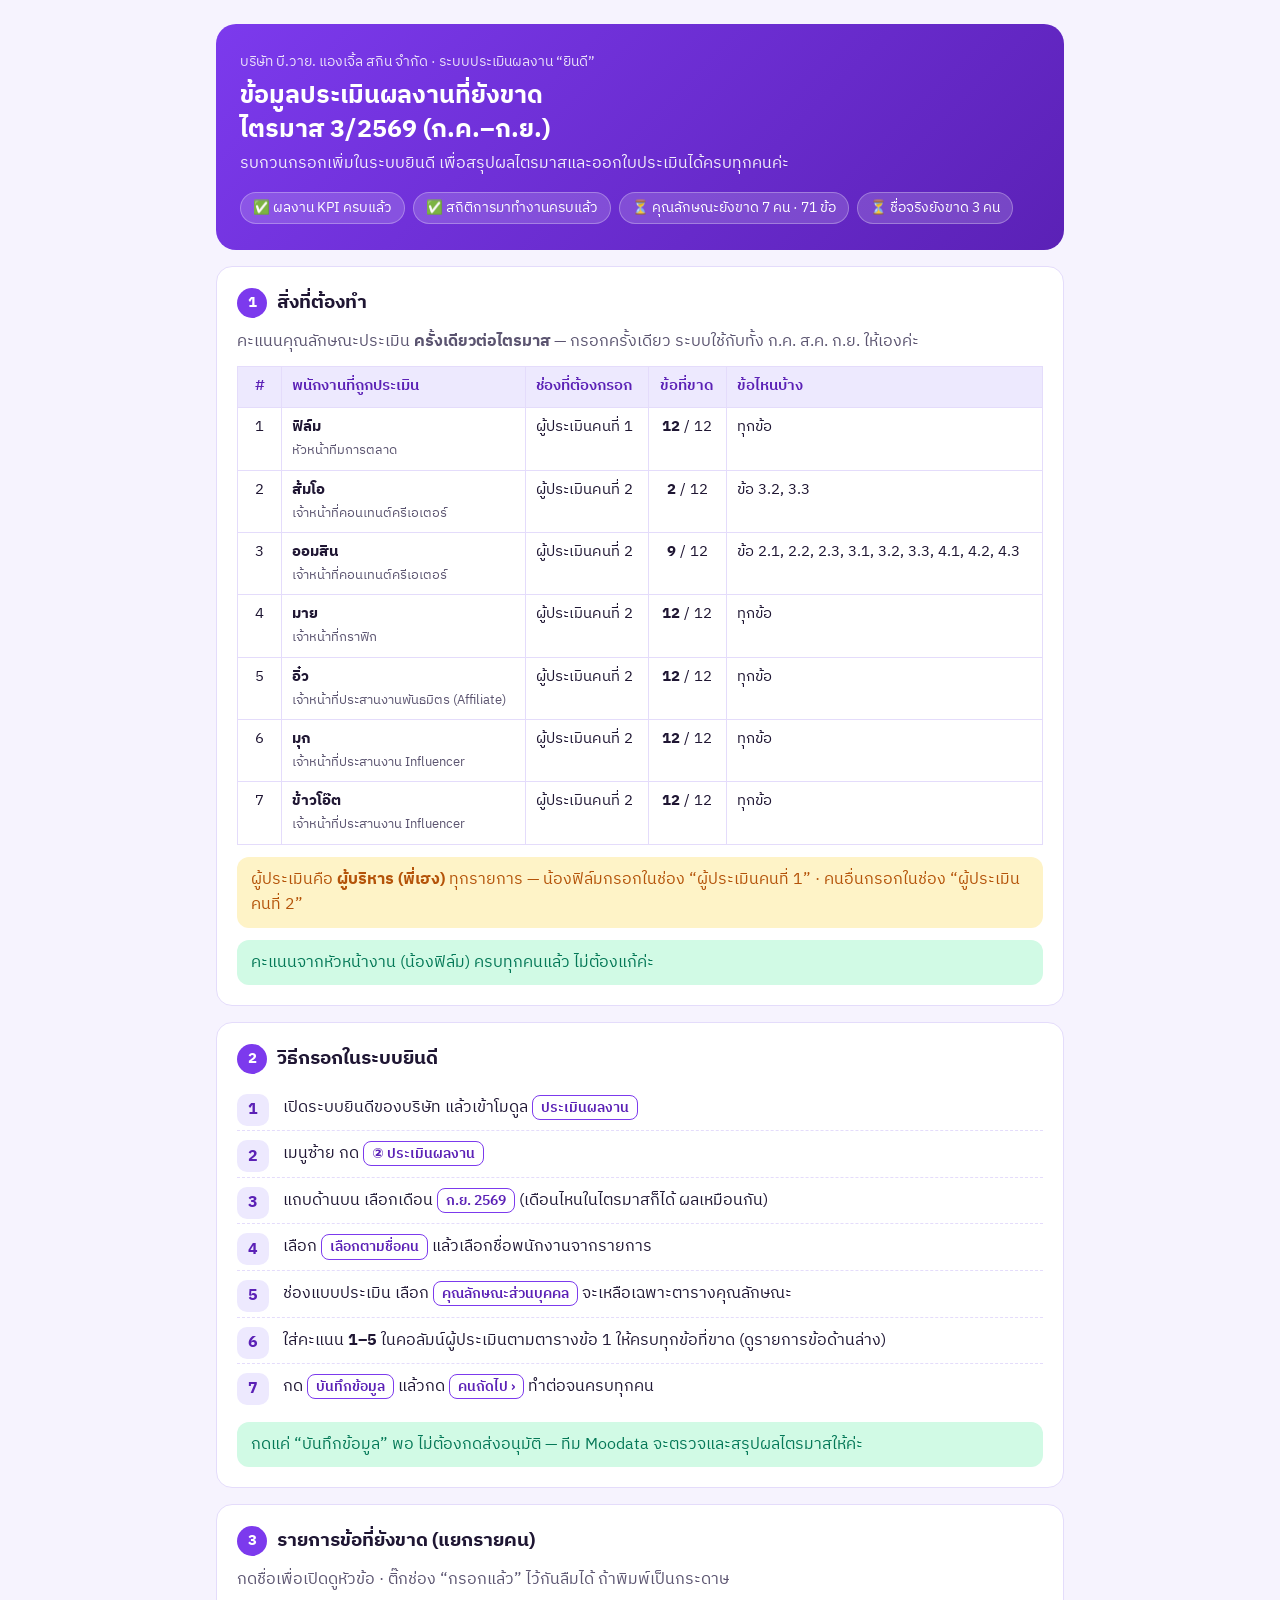
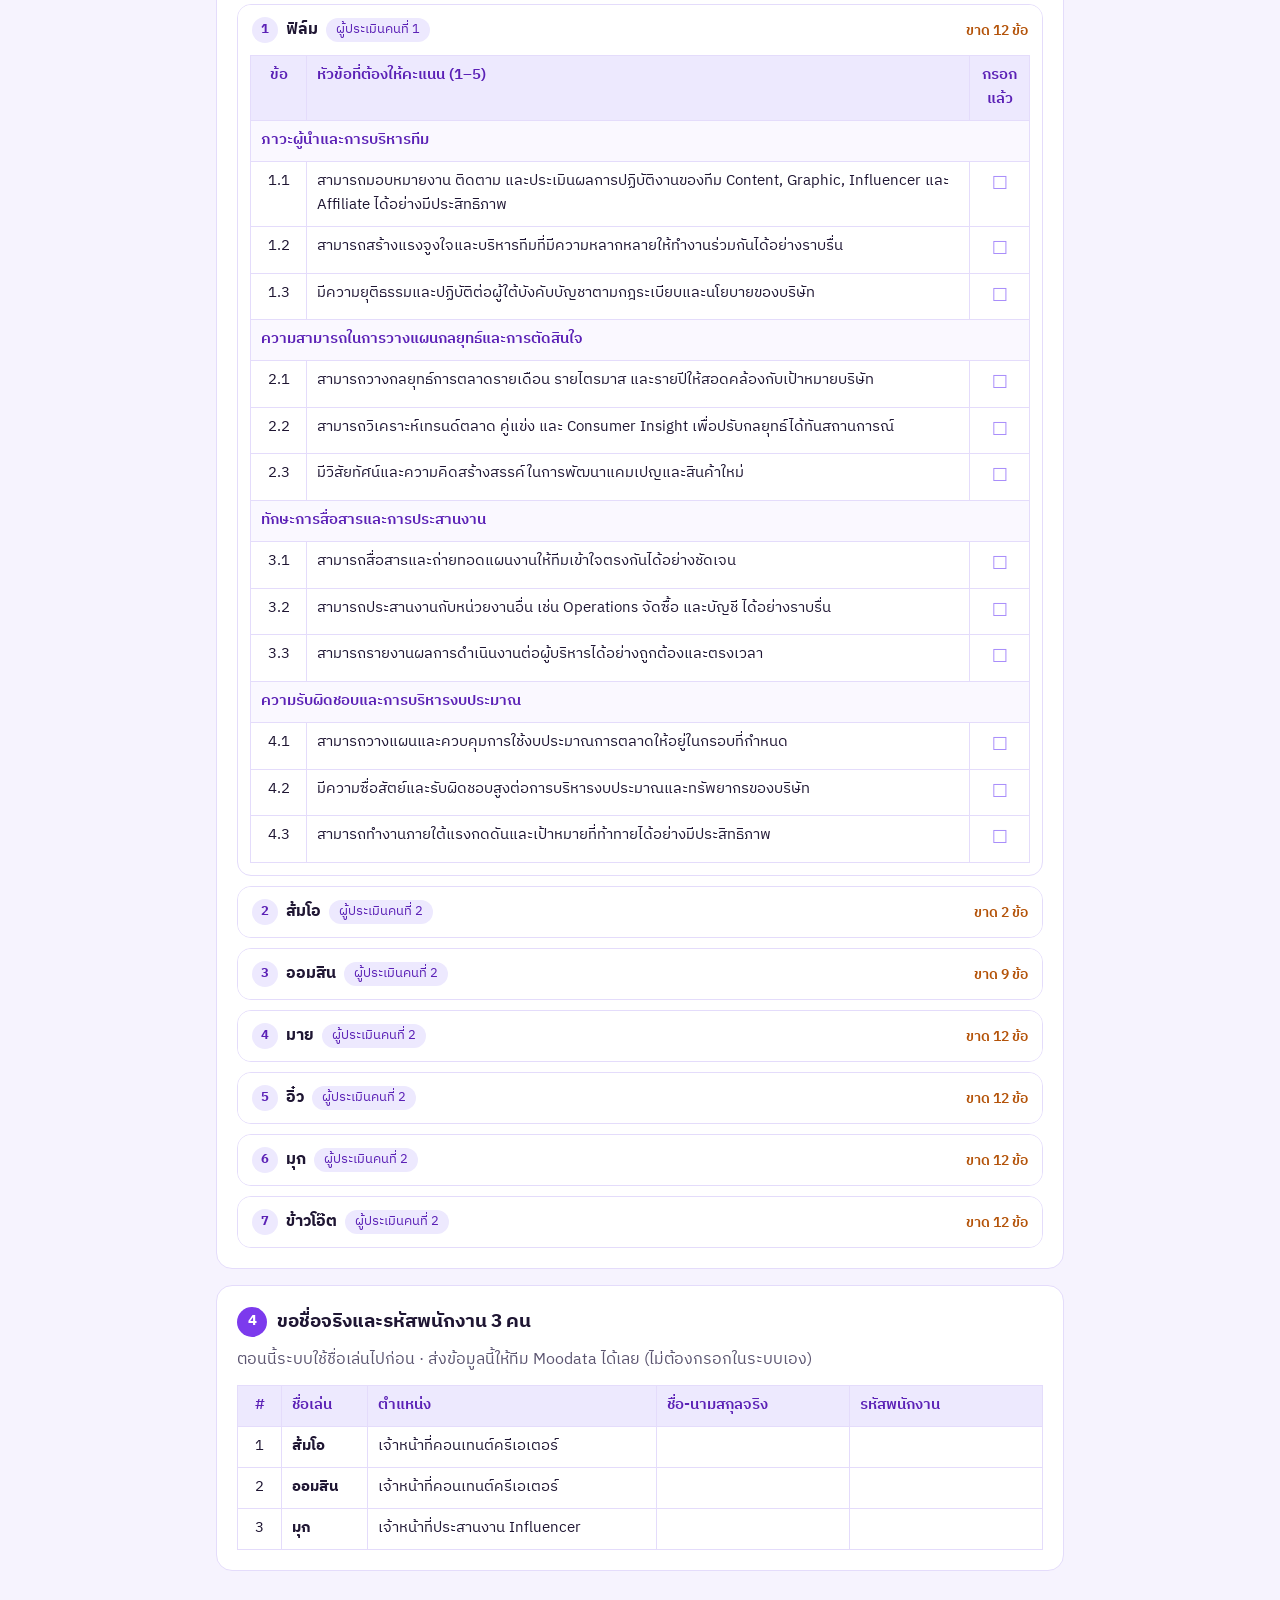
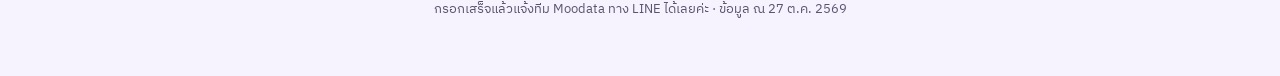
<file: kpi-q3-2569-by.html>
<!doctype html>
<html lang="th"><head>
<meta charset="utf-8"><meta name="viewport" content="width=device-width,initial-scale=1">
<meta name="robots" content="noindex,nofollow">
<title>ข้อมูลประเมินที่ยังขาด · ไตรมาส 3/2569</title>
<link rel="preconnect" href="https://fonts.googleapis.com"><link rel="preconnect" href="https://fonts.gstatic.com" crossorigin>
<link href="https://fonts.googleapis.com/css2?family=IBM+Plex+Sans+Thai:wght@400;500;600;700&display=swap" rel="stylesheet">
<style>
:root{ --ink:#1f1633; --sub:#5b5470; --line:#e4dcfb; --bg:#f6f3fe; --card:#fff; --pri:#7c3aed; --pri2:#5b21b6; --soft:#ede9fe; --ok:#047857; --okbg:#d1fae5; --warn:#b45309; --warnbg:#fef3c7; }
*{ box-sizing:border-box; }
html,body{ margin:0; background:var(--bg); color:var(--ink); font-family:'IBM Plex Sans Thai',system-ui,sans-serif; font-size:15.5px; line-height:1.65; }
.wrap{ max-width:880px; margin:0 auto; padding:24px 16px 56px; }
.hero{ background:linear-gradient(135deg,#7c3aed,#5b21b6); color:#fff; border-radius:20px; padding:26px 24px; }
.hero .co{ opacity:.85; font-size:14px; }
.hero h1{ margin:6px 0 4px; font-size:25px; line-height:1.35; }
.hero p{ margin:0; opacity:.92; }
.chips{ display:flex; flex-wrap:wrap; gap:8px; margin-top:16px; }
.chip{ background:rgba(255,255,255,.16); border:1px solid rgba(255,255,255,.28); border-radius:999px; padding:4px 12px; font-size:13.5px; }
.card{ background:var(--card); border:1px solid var(--line); border-radius:16px; padding:20px; margin-top:16px; }
h2{ font-size:19px; margin:0 0 10px; display:flex; align-items:center; gap:10px; }
h2 .n{ width:30px; height:30px; border-radius:50%; background:var(--pri); color:#fff; display:inline-flex; align-items:center; justify-content:center; font-size:15px; flex:none; }
.lead{ color:var(--sub); margin:0 0 12px; }
.ok{ background:var(--okbg); color:var(--ok); border-radius:12px; padding:10px 14px; margin-top:12px; }
.warn{ background:var(--warnbg); color:var(--warn); border-radius:12px; padding:10px 14px; margin-top:12px; }
.tw{ overflow-x:auto; -webkit-overflow-scrolling:touch; }
table{ width:100%; border-collapse:collapse; font-size:14.5px; min-width:520px; }
th,td{ border:1px solid var(--line); padding:8px 10px; text-align:left; vertical-align:top; }
th{ background:var(--soft); color:var(--pri2); font-weight:600; }
td.c,th.c{ text-align:center; }
.sub{ color:var(--sub); font-size:13px; }
tr.grp td{ background:#faf8ff; font-weight:600; color:var(--pri2); }
td.box{ font-size:18px; color:#a78bfa; }
td.line{ min-width:150px; }
.steps{ counter-reset:s; list-style:none; padding:0; margin:0; }
.steps li{ position:relative; padding:10px 0 10px 46px; border-bottom:1px dashed var(--line); }
.steps li:last-child{ border-bottom:0; }
.steps li::before{ counter-increment:s; content:counter(s); position:absolute; left:0; top:9px; width:32px; height:32px; border-radius:10px; background:var(--soft); color:var(--pri2); font-weight:700; display:flex; align-items:center; justify-content:center; }
.ui{ display:inline-block; background:#fff; border:1px solid var(--pri); color:var(--pri2); border-radius:8px; padding:0 8px; font-weight:600; font-size:14px; white-space:nowrap; }
details{ border:1px solid var(--line); border-radius:14px; margin-top:10px; overflow:hidden; }
summary{ cursor:pointer; padding:12px 14px; display:flex; flex-wrap:wrap; align-items:center; gap:8px; background:#fff; list-style:none; }
summary::-webkit-details-marker{ display:none; }
summary .num{ width:26px; height:26px; border-radius:50%; background:var(--soft); color:var(--pri2); display:inline-flex; align-items:center; justify-content:center; font-size:13px; font-weight:700; }
.pill{ background:var(--soft); color:var(--pri2); border-radius:999px; padding:1px 10px; font-size:13px; }
.cnt{ margin-left:auto; color:var(--warn); font-weight:600; font-size:14px; }
details .tw{ padding:0 12px 12px; }
.foot{ text-align:center; color:var(--sub); font-size:13px; margin-top:28px; }
@media (max-width:560px){ .hero h1{ font-size:21px; } .card{ padding:16px; } }
@media print{ body{ background:#fff; } .hero{ color:#000; background:none; border:1px solid #ccc; } details{ break-inside:avoid; } details:not([open]) > *:not(summary){ display:block; } }
</style></head>
<body><div class="wrap">

<div class="hero">
  <div class="co">บริษัท บี.วาย. แองเจิ้ล สกิน จำกัด · ระบบประเมินผลงาน “ยินดี”</div>
  <h1>ข้อมูลประเมินผลงานที่ยังขาด<br>ไตรมาส 3/2569 (ก.ค.–ก.ย.)</h1>
  <p>รบกวนกรอกเพิ่มในระบบยินดี เพื่อสรุปผลไตรมาสและออกใบประเมินได้ครบทุกคนค่ะ</p>
  <div class="chips"><span class="chip">✅ ผลงาน KPI ครบแล้ว</span><span class="chip">✅ สถิติการมาทำงานครบแล้ว</span>
  <span class="chip">⏳ คุณลักษณะยังขาด 7 คน · 71 ข้อ</span><span class="chip">⏳ ชื่อจริงยังขาด 3 คน</span></div>
</div>

<div class="card">
  <h2><span class="n">1</span>สิ่งที่ต้องทำ</h2>
  <p class="lead">คะแนนคุณลักษณะประเมิน <b>ครั้งเดียวต่อไตรมาส</b> — กรอกครั้งเดียว ระบบใช้กับทั้ง ก.ค. ส.ค. ก.ย. ให้เองค่ะ</p>
  <div class="tw"><table><thead><tr><th class="c" style="width:44px">#</th><th>พนักงานที่ถูกประเมิน</th><th>ช่องที่ต้องกรอก</th><th class="c">ข้อที่ขาด</th><th>ข้อไหนบ้าง</th></tr></thead>
  <tbody><tr><td class="c">1</td><td><b>ฟิล์ม</b><div class="sub">หัวหน้าทีมการตลาด</div></td><td>ผู้ประเมินคนที่ 1</td><td class="c"><b>12</b> / 12</td><td>ทุกข้อ</td></tr><tr><td class="c">2</td><td><b>ส้มโอ</b><div class="sub">เจ้าหน้าที่คอนเทนต์ครีเอเตอร์</div></td><td>ผู้ประเมินคนที่ 2</td><td class="c"><b>2</b> / 12</td><td>ข้อ 3.2, 3.3</td></tr><tr><td class="c">3</td><td><b>ออมสิน</b><div class="sub">เจ้าหน้าที่คอนเทนต์ครีเอเตอร์</div></td><td>ผู้ประเมินคนที่ 2</td><td class="c"><b>9</b> / 12</td><td>ข้อ 2.1, 2.2, 2.3, 3.1, 3.2, 3.3, 4.1, 4.2, 4.3</td></tr><tr><td class="c">4</td><td><b>มาย</b><div class="sub">เจ้าหน้าที่กราฟิก</div></td><td>ผู้ประเมินคนที่ 2</td><td class="c"><b>12</b> / 12</td><td>ทุกข้อ</td></tr><tr><td class="c">5</td><td><b>อิ๋ว</b><div class="sub">เจ้าหน้าที่ประสานงานพันธมิตร (Affiliate)</div></td><td>ผู้ประเมินคนที่ 2</td><td class="c"><b>12</b> / 12</td><td>ทุกข้อ</td></tr><tr><td class="c">6</td><td><b>มุก</b><div class="sub">เจ้าหน้าที่ประสานงาน Influencer</div></td><td>ผู้ประเมินคนที่ 2</td><td class="c"><b>12</b> / 12</td><td>ทุกข้อ</td></tr><tr><td class="c">7</td><td><b>ข้าวโอ๊ต</b><div class="sub">เจ้าหน้าที่ประสานงาน Influencer</div></td><td>ผู้ประเมินคนที่ 2</td><td class="c"><b>12</b> / 12</td><td>ทุกข้อ</td></tr></tbody></table></div>
  <div class="warn">ผู้ประเมินคือ <b>ผู้บริหาร (พี่เฮง)</b> ทุกรายการ — น้องฟิล์มกรอกในช่อง “ผู้ประเมินคนที่ 1” · คนอื่นกรอกในช่อง “ผู้ประเมินคนที่ 2”</div>
  <div class="ok">คะแนนจากหัวหน้างาน (น้องฟิล์ม) ครบทุกคนแล้ว ไม่ต้องแก้ค่ะ</div>
</div>

<div class="card">
  <h2><span class="n">2</span>วิธีกรอกในระบบยินดี</h2>
  <ol class="steps">
    <li>เปิดระบบยินดีของบริษัท แล้วเข้าโมดูล <span class="ui">ประเมินผลงาน</span></li>
    <li>เมนูซ้าย กด <span class="ui">② ประเมินผลงาน</span></li>
    <li>แถบด้านบน เลือกเดือน <span class="ui">ก.ย. 2569</span> (เดือนไหนในไตรมาสก็ได้ ผลเหมือนกัน)</li>
    <li>เลือก <span class="ui">เลือกตามชื่อคน</span> แล้วเลือกชื่อพนักงานจากรายการ</li>
    <li>ช่องแบบประเมิน เลือก <span class="ui">คุณลักษณะส่วนบุคคล</span> จะเหลือเฉพาะตารางคุณลักษณะ</li>
    <li>ใส่คะแนน <b>1–5</b> ในคอลัมน์ผู้ประเมินตามตารางข้อ 1 ให้ครบทุกข้อที่ขาด (ดูรายการข้อด้านล่าง)</li>
    <li>กด <span class="ui">บันทึกข้อมูล</span> แล้วกด <span class="ui">คนถัดไป ›</span> ทำต่อจนครบทุกคน</li>
  </ol>
  <div class="ok">กดแค่ “บันทึกข้อมูล” พอ ไม่ต้องกดส่งอนุมัติ — ทีม Moodata จะตรวจและสรุปผลไตรมาสให้ค่ะ</div>
</div>

<div class="card">
  <h2><span class="n">3</span>รายการข้อที่ยังขาด (แยกรายคน)</h2>
  <p class="lead">กดชื่อเพื่อเปิดดูหัวข้อ · ติ๊กช่อง “กรอกแล้ว” ไว้กันลืมได้ ถ้าพิมพ์เป็นกระดาษ</p>
  <details open><summary><span class="num">1</span><b>ฟิล์ม</b><span class="pill">ผู้ประเมินคนที่ 1</span><span class="cnt">ขาด 12 ข้อ</span></summary><div class="tw"><table><thead><tr><th class="c" style="width:56px">ข้อ</th><th>หัวข้อที่ต้องให้คะแนน (1–5)</th><th class="c" style="width:60px">กรอกแล้ว</th></tr></thead><tbody><tr class="grp"><td colspan="3">ภาวะผู้นำและการบริหารทีม</td></tr><tr><td class="c">1.1</td><td>สามารถมอบหมายงาน ติดตาม และประเมินผลการปฏิบัติงานของทีม Content, Graphic, Influencer และ Affiliate ได้อย่างมีประสิทธิภาพ</td><td class="c box">☐</td></tr><tr><td class="c">1.2</td><td>สามารถสร้างแรงจูงใจและบริหารทีมที่มีความหลากหลายให้ทำงานร่วมกันได้อย่างราบรื่น</td><td class="c box">☐</td></tr><tr><td class="c">1.3</td><td>มีความยุติธรรมและปฏิบัติต่อผู้ใต้บังคับบัญชาตามกฎระเบียบและนโยบายของบริษัท</td><td class="c box">☐</td></tr><tr class="grp"><td colspan="3">ความสามารถในการวางแผนกลยุทธ์และการตัดสินใจ</td></tr><tr><td class="c">2.1</td><td>สามารถวางกลยุทธ์การตลาดรายเดือน รายไตรมาส และรายปีให้สอดคล้องกับเป้าหมายบริษัท</td><td class="c box">☐</td></tr><tr><td class="c">2.2</td><td>สามารถวิเคราะห์เทรนด์ตลาด คู่แข่ง และ Consumer Insight เพื่อปรับกลยุทธ์ได้ทันสถานการณ์</td><td class="c box">☐</td></tr><tr><td class="c">2.3</td><td>มีวิสัยทัศน์และความคิดสร้างสรรค์ในการพัฒนาแคมเปญและสินค้าใหม่</td><td class="c box">☐</td></tr><tr class="grp"><td colspan="3">ทักษะการสื่อสารและการประสานงาน</td></tr><tr><td class="c">3.1</td><td>สามารถสื่อสารและถ่ายทอดแผนงานให้ทีมเข้าใจตรงกันได้อย่างชัดเจน</td><td class="c box">☐</td></tr><tr><td class="c">3.2</td><td>สามารถประสานงานกับหน่วยงานอื่น เช่น Operations จัดซื้อ และบัญชี ได้อย่างราบรื่น</td><td class="c box">☐</td></tr><tr><td class="c">3.3</td><td>สามารถรายงานผลการดำเนินงานต่อผู้บริหารได้อย่างถูกต้องและตรงเวลา</td><td class="c box">☐</td></tr><tr class="grp"><td colspan="3">ความรับผิดชอบและการบริหารงบประมาณ</td></tr><tr><td class="c">4.1</td><td>สามารถวางแผนและควบคุมการใช้งบประมาณการตลาดให้อยู่ในกรอบที่กำหนด</td><td class="c box">☐</td></tr><tr><td class="c">4.2</td><td>มีความซื่อสัตย์และรับผิดชอบสูงต่อการบริหารงบประมาณและทรัพยากรของบริษัท</td><td class="c box">☐</td></tr><tr><td class="c">4.3</td><td>สามารถทำงานภายใต้แรงกดดันและเป้าหมายที่ท้าทายได้อย่างมีประสิทธิภาพ</td><td class="c box">☐</td></tr></tbody></table></div></details><details><summary><span class="num">2</span><b>ส้มโอ</b><span class="pill">ผู้ประเมินคนที่ 2</span><span class="cnt">ขาด 2 ข้อ</span></summary><div class="tw"><table><thead><tr><th class="c" style="width:56px">ข้อ</th><th>หัวข้อที่ต้องให้คะแนน (1–5)</th><th class="c" style="width:60px">กรอกแล้ว</th></tr></thead><tbody><tr class="grp"><td colspan="3">การวิเคราะห์ผลและการรายงาน</td></tr><tr><td class="c">3.2</td><td>สามารถสรุปและรายงานผลการดำเนินงานประจำเดือนได้อย่างชัดเจน</td><td class="c box">☐</td></tr><tr><td class="c">3.3</td><td>สามารถนำผลวิเคราะห์มาปรับปรุง Content ให้ดีขึ้นอย่างต่อเนื่อง</td><td class="c box">☐</td></tr></tbody></table></div></details><details><summary><span class="num">3</span><b>ออมสิน</b><span class="pill">ผู้ประเมินคนที่ 2</span><span class="cnt">ขาด 9 ข้อ</span></summary><div class="tw"><table><thead><tr><th class="c" style="width:56px">ข้อ</th><th>หัวข้อที่ต้องให้คะแนน (1–5)</th><th class="c" style="width:60px">กรอกแล้ว</th></tr></thead><tbody><tr class="grp"><td colspan="3">ทักษะการผลิตและตัดต่อ Content</td></tr><tr><td class="c">2.1</td><td>สามารถถ่ายทำ Content และพากย์เสียงได้อย่างมีคุณภาพตามแผนที่วางไว้</td><td class="c box">☐</td></tr><tr><td class="c">2.2</td><td>สามารถตัดต่อวิดีโอและตรวจสอบความถูกต้องของงานก่อน Post ได้อย่างละเอียดรอบคอบ</td><td class="c box">☐</td></tr><tr><td class="c">2.3</td><td>สามารถจัดทำ Brief และ Script ให้ทีม Graphic และ Editor เข้าใจตรงกัน</td><td class="c box">☐</td></tr><tr class="grp"><td colspan="3">การวิเคราะห์ผลและการรายงาน</td></tr><tr><td class="c">3.1</td><td>สามารถวิเคราะห์ผล Engagement ของแต่ละ Content ได้อย่างถูกต้อง</td><td class="c box">☐</td></tr><tr><td class="c">3.2</td><td>สามารถสรุปและรายงานผลการดำเนินงานประจำเดือนได้อย่างชัดเจน</td><td class="c box">☐</td></tr><tr><td class="c">3.3</td><td>สามารถนำผลวิเคราะห์มาปรับปรุง Content ให้ดีขึ้นอย่างต่อเนื่อง</td><td class="c box">☐</td></tr><tr class="grp"><td colspan="3">ความรับผิดชอบและการทำงานเป็นทีม</td></tr><tr><td class="c">4.1</td><td>สามารถส่ง Content Calendar และงานตามกำหนดเวลาได้อย่างสม่ำเสมอ</td><td class="c box">☐</td></tr><tr><td class="c">4.2</td><td>สามารถทำงานร่วมกับทีม Graphic และ Editor ได้อย่างราบรื่น</td><td class="c box">☐</td></tr><tr><td class="c">4.3</td><td>มีความรับผิดชอบสูงและตรงต่อเวลาในการทำงาน</td><td class="c box">☐</td></tr></tbody></table></div></details><details><summary><span class="num">4</span><b>มาย</b><span class="pill">ผู้ประเมินคนที่ 2</span><span class="cnt">ขาด 12 ข้อ</span></summary><div class="tw"><table><thead><tr><th class="c" style="width:56px">ข้อ</th><th>หัวข้อที่ต้องให้คะแนน (1–5)</th><th class="c" style="width:60px">กรอกแล้ว</th></tr></thead><tbody><tr class="grp"><td colspan="3">ความคิดสร้างสรรค์และทักษะการออกแบบ</td></tr><tr><td class="c">1.1</td><td>สามารถออกแบบ Artwork ให้ตรงตาม Brief กลุ่มเป้าหมาย และข้อความที่ต้องสื่อ</td><td class="c box">☐</td></tr><tr><td class="c">1.2</td><td>สามารถออกแบบ KV Campaign และควบคุม Mood &amp; Tone ของแบรนด์ให้สม่ำเสมอ</td><td class="c box">☐</td></tr><tr><td class="c">1.3</td><td>มีความคิดสร้างสรรค์และติดตามเทรนด์การออกแบบอยู่เสมอ</td><td class="c box">☐</td></tr><tr class="grp"><td colspan="3">การรักษาภาพลักษณ์แบรนด์</td></tr><tr><td class="c">2.1</td><td>สามารถรักษาและปรับปรุง Brand Identity และ Visual Guideline ให้ทันสมัย</td><td class="c box">☐</td></tr><tr><td class="c">2.2</td><td>สามารถควบคุมความสม่ำเสมอของภาพลักษณ์แบรนด์ในทุกสื่อและช่องทาง</td><td class="c box">☐</td></tr><tr><td class="c">2.3</td><td>มีความละเอียดรอบคอบในการตรวจสอบความถูกต้องของงานก่อนส่ง</td><td class="c box">☐</td></tr><tr class="grp"><td colspan="3">การบริหารเวลาและการจัดการไฟล์งาน</td></tr><tr><td class="c">3.1</td><td>สามารถส่งงานตรงตาม Deadline ใน Content Calendar ได้อย่างสม่ำเสมอ</td><td class="c box">☐</td></tr><tr><td class="c">3.2</td><td>สามารถจัดลำดับความสำคัญของงานเมื่อมีหลายคำขอพร้อมกัน</td><td class="c box">☐</td></tr><tr><td class="c">3.3</td><td>สามารถจัดเก็บไฟล์งานอย่างเป็นระบบใน Google Drive ให้ค้นหาได้ง่าย</td><td class="c box">☐</td></tr><tr class="grp"><td colspan="3">การทำงานร่วมกับผู้อื่นและการรับ Feedback</td></tr><tr><td class="c">4.1</td><td>สามารถ Support ทีม Content และ Ads ได้อย่างมีประสิทธิภาพ</td><td class="c box">☐</td></tr><tr><td class="c">4.2</td><td>เปิดรับ Feedback และปรับแก้งานได้ดีโดยไม่กระทบ Deadline</td><td class="c box">☐</td></tr><tr><td class="c">4.3</td><td>สามารถทำงานเป็นทีมและประสานงานกับผู้อื่นได้อย่างราบรื่น</td><td class="c box">☐</td></tr></tbody></table></div></details><details><summary><span class="num">5</span><b>อิ๋ว</b><span class="pill">ผู้ประเมินคนที่ 2</span><span class="cnt">ขาด 12 ข้อ</span></summary><div class="tw"><table><thead><tr><th class="c" style="width:56px">ข้อ</th><th>หัวข้อที่ต้องให้คะแนน (1–5)</th><th class="c" style="width:60px">กรอกแล้ว</th></tr></thead><tbody><tr class="grp"><td colspan="3">การบริหารเครือข่ายพันธมิตร</td></tr><tr><td class="c">1.1</td><td>สามารถคัดกรองและรับสมัคร Affiliate ให้ตรงกับกลุ่มเป้าหมายของแบรนด์</td><td class="c box">☐</td></tr><tr><td class="c">1.2</td><td>สามารถดูแลและกระตุ้นให้ Affiliate Active อย่างสม่ำเสมอ</td><td class="c box">☐</td></tr><tr><td class="c">1.3</td><td>มีมนุษยสัมพันธ์ดีและตอบสนองพันธมิตรได้อย่างรวดเร็ว</td><td class="c box">☐</td></tr><tr class="grp"><td colspan="3">การวางแผนแคมเปญและเงื่อนไขค่าคอมมิชชั่น</td></tr><tr><td class="c">2.1</td><td>สามารถวางแผนแคมเปญ เซตคูปอง และกำหนด Commission Rate แต่ละ Tier ได้อย่างถูกต้อง</td><td class="c box">☐</td></tr><tr><td class="c">2.2</td><td>มีความละเอียดรอบคอบในการเซตค่าคอมมิชชั่นให้ตรงตามเงื่อนไข</td><td class="c box">☐</td></tr><tr><td class="c">2.3</td><td>สามารถจัดทำ Brief คลิปและประสานส่งสินค้าให้ Affiliate ได้ตามแผน</td><td class="c box">☐</td></tr><tr class="grp"><td colspan="3">การควบคุมคุณภาพและ Brand Guideline</td></tr><tr><td class="c">3.1</td><td>สามารถตรวจสอบคลิปและไลฟ์ให้ตรงตาม Brand Guideline ไม่โฆษณาเกินจริง</td><td class="c box">☐</td></tr><tr><td class="c">3.2</td><td>สามารถนำผลตรวจสอบมาปรับปรุงแคมเปญได้อย่างเหมาะสม</td><td class="c box">☐</td></tr><tr><td class="c">3.3</td><td>มีความซื่อสัตย์และรับผิดชอบต่อข้อมูลและเงื่อนไขที่กำหนด</td><td class="c box">☐</td></tr><tr class="grp"><td colspan="3">การวิเคราะห์ผลและการรายงาน</td></tr><tr><td class="c">4.1</td><td>สามารถรายงาน GMV และวิเคราะห์ผล Affiliate ได้ทั้งรายสัปดาห์และรายเดือน</td><td class="c box">☐</td></tr><tr><td class="c">4.2</td><td>สามารถวิเคราะห์ความคุ้มค่าของแต่ละแคมเปญเพื่อวางแผนต่อยอด</td><td class="c box">☐</td></tr><tr><td class="c">4.3</td><td>สามารถทำงานเป็นทีมร่วมกับฝ่ายที่เกี่ยวข้องได้อย่างราบรื่น</td><td class="c box">☐</td></tr></tbody></table></div></details><details><summary><span class="num">6</span><b>มุก</b><span class="pill">ผู้ประเมินคนที่ 2</span><span class="cnt">ขาด 12 ข้อ</span></summary><div class="tw"><table><thead><tr><th class="c" style="width:56px">ข้อ</th><th>หัวข้อที่ต้องให้คะแนน (1–5)</th><th class="c" style="width:60px">กรอกแล้ว</th></tr></thead><tbody><tr class="grp"><td colspan="3">การค้นหาและเจรจากับ Influencer</td></tr><tr><td class="c">1.1</td><td>สามารถค้นหาและคัดเลือก Influencer/KOL ที่ตรงกับกลุ่มเป้าหมายของแบรนด์</td><td class="c box">☐</td></tr><tr><td class="c">1.2</td><td>สามารถเจรจาต่อรองราคาและจัดทำสัญญาได้อย่างเหมาะสมและครบถ้วน</td><td class="c box">☐</td></tr><tr><td class="c">1.3</td><td>มีมนุษยสัมพันธ์ดีและสื่อสารกับ Influencer ได้อย่างมีประสิทธิภาพ</td><td class="c box">☐</td></tr><tr class="grp"><td colspan="3">การบริหารงานและควบคุมคุณภาพ</td></tr><tr><td class="c">2.1</td><td>สามารถ Brief งานและแจ้งรายละเอียดสินค้าให้ Influencer เข้าใจตรงกัน</td><td class="c box">☐</td></tr><tr><td class="c">2.2</td><td>สามารถตรวจสอบ Draft คลิปให้ถูกต้องก่อนลงงานจริงทุกครั้ง</td><td class="c box">☐</td></tr><tr><td class="c">2.3</td><td>มีความละเอียดรอบคอบในการตรวจสอบเอกสารและสัญญา</td><td class="c box">☐</td></tr><tr class="grp"><td colspan="3">การวิเคราะห์ผลและการบริหารข้อมูล</td></tr><tr><td class="c">3.1</td><td>สามารถติดตามผล Engagement และ ROI ของแต่ละชิ้นงานได้อย่างแม่นยำ</td><td class="c box">☐</td></tr><tr><td class="c">3.2</td><td>สามารถบันทึกข้อมูล Influencer ลง Database กลางได้อย่างถูกต้องและเป็นปัจจุบัน</td><td class="c box">☐</td></tr><tr><td class="c">3.3</td><td>สามารถประเมินความคุ้มค่าในการจ้างงานเพื่อวางแผนงบประมาณต่อ</td><td class="c box">☐</td></tr><tr class="grp"><td colspan="3">ความรับผิดชอบและการประสานงาน</td></tr><tr><td class="c">4.1</td><td>สามารถประสานงานฝ่ายบัญชีเพื่อชำระเงิน Influencer ได้ตรงเวลา</td><td class="c box">☐</td></tr><tr><td class="c">4.2</td><td>มีความซื่อสัตย์และรับผิดชอบต่อข้อมูลและงบประมาณ</td><td class="c box">☐</td></tr><tr><td class="c">4.3</td><td>สามารถทำงานภายใต้ Deadline ได้อย่างมีประสิทธิภาพ</td><td class="c box">☐</td></tr></tbody></table></div></details><details><summary><span class="num">7</span><b>ข้าวโอ๊ต</b><span class="pill">ผู้ประเมินคนที่ 2</span><span class="cnt">ขาด 12 ข้อ</span></summary><div class="tw"><table><thead><tr><th class="c" style="width:56px">ข้อ</th><th>หัวข้อที่ต้องให้คะแนน (1–5)</th><th class="c" style="width:60px">กรอกแล้ว</th></tr></thead><tbody><tr class="grp"><td colspan="3">การค้นหาและเจรจากับ Influencer</td></tr><tr><td class="c">1.1</td><td>สามารถค้นหาและคัดเลือก Influencer/KOL ที่ตรงกับกลุ่มเป้าหมายของแบรนด์</td><td class="c box">☐</td></tr><tr><td class="c">1.2</td><td>สามารถเจรจาต่อรองราคาและจัดทำสัญญาได้อย่างเหมาะสมและครบถ้วน</td><td class="c box">☐</td></tr><tr><td class="c">1.3</td><td>มีมนุษยสัมพันธ์ดีและสื่อสารกับ Influencer ได้อย่างมีประสิทธิภาพ</td><td class="c box">☐</td></tr><tr class="grp"><td colspan="3">การบริหารงานและควบคุมคุณภาพ</td></tr><tr><td class="c">2.1</td><td>สามารถ Brief งานและแจ้งรายละเอียดสินค้าให้ Influencer เข้าใจตรงกัน</td><td class="c box">☐</td></tr><tr><td class="c">2.2</td><td>สามารถตรวจสอบ Draft คลิปให้ถูกต้องก่อนลงงานจริงทุกครั้ง</td><td class="c box">☐</td></tr><tr><td class="c">2.3</td><td>มีความละเอียดรอบคอบในการตรวจสอบเอกสารและสัญญา</td><td class="c box">☐</td></tr><tr class="grp"><td colspan="3">การวิเคราะห์ผลและการบริหารข้อมูล</td></tr><tr><td class="c">3.1</td><td>สามารถติดตามผล Engagement และ ROI ของแต่ละชิ้นงานได้อย่างแม่นยำ</td><td class="c box">☐</td></tr><tr><td class="c">3.2</td><td>สามารถบันทึกข้อมูล Influencer ลง Database กลางได้อย่างถูกต้องและเป็นปัจจุบัน</td><td class="c box">☐</td></tr><tr><td class="c">3.3</td><td>สามารถประเมินความคุ้มค่าในการจ้างงานเพื่อวางแผนงบประมาณต่อ</td><td class="c box">☐</td></tr><tr class="grp"><td colspan="3">ความรับผิดชอบและการประสานงาน</td></tr><tr><td class="c">4.1</td><td>สามารถประสานงานฝ่ายบัญชีเพื่อชำระเงิน Influencer ได้ตรงเวลา</td><td class="c box">☐</td></tr><tr><td class="c">4.2</td><td>มีความซื่อสัตย์และรับผิดชอบต่อข้อมูลและงบประมาณ</td><td class="c box">☐</td></tr><tr><td class="c">4.3</td><td>สามารถทำงานภายใต้ Deadline ได้อย่างมีประสิทธิภาพ</td><td class="c box">☐</td></tr></tbody></table></div></details>
</div>

<div class="card">
  <h2><span class="n">4</span>ขอชื่อจริงและรหัสพนักงาน 3 คน</h2>
  <p class="lead">ตอนนี้ระบบใช้ชื่อเล่นไปก่อน · ส่งข้อมูลนี้ให้ทีม Moodata ได้เลย (ไม่ต้องกรอกในระบบเอง)</p>
  <div class="tw"><table><thead><tr><th class="c" style="width:44px">#</th><th>ชื่อเล่น</th><th>ตำแหน่ง</th><th>ชื่อ-นามสกุลจริง</th><th>รหัสพนักงาน</th></tr></thead>
  <tbody><tr><td class="c">1</td><td><b>ส้มโอ</b></td><td>เจ้าหน้าที่คอนเทนต์ครีเอเตอร์</td><td class="line"></td><td class="line"></td></tr><tr><td class="c">2</td><td><b>ออมสิน</b></td><td>เจ้าหน้าที่คอนเทนต์ครีเอเตอร์</td><td class="line"></td><td class="line"></td></tr><tr><td class="c">3</td><td><b>มุก</b></td><td>เจ้าหน้าที่ประสานงาน Influencer</td><td class="line"></td><td class="line"></td></tr></tbody></table></div>
</div>

<div class="foot">กรอกเสร็จแล้วแจ้งทีม Moodata ทาง LINE ได้เลยค่ะ · ข้อมูล ณ 27 ต.ค. 2569</div>
</div></body></html>
</file>
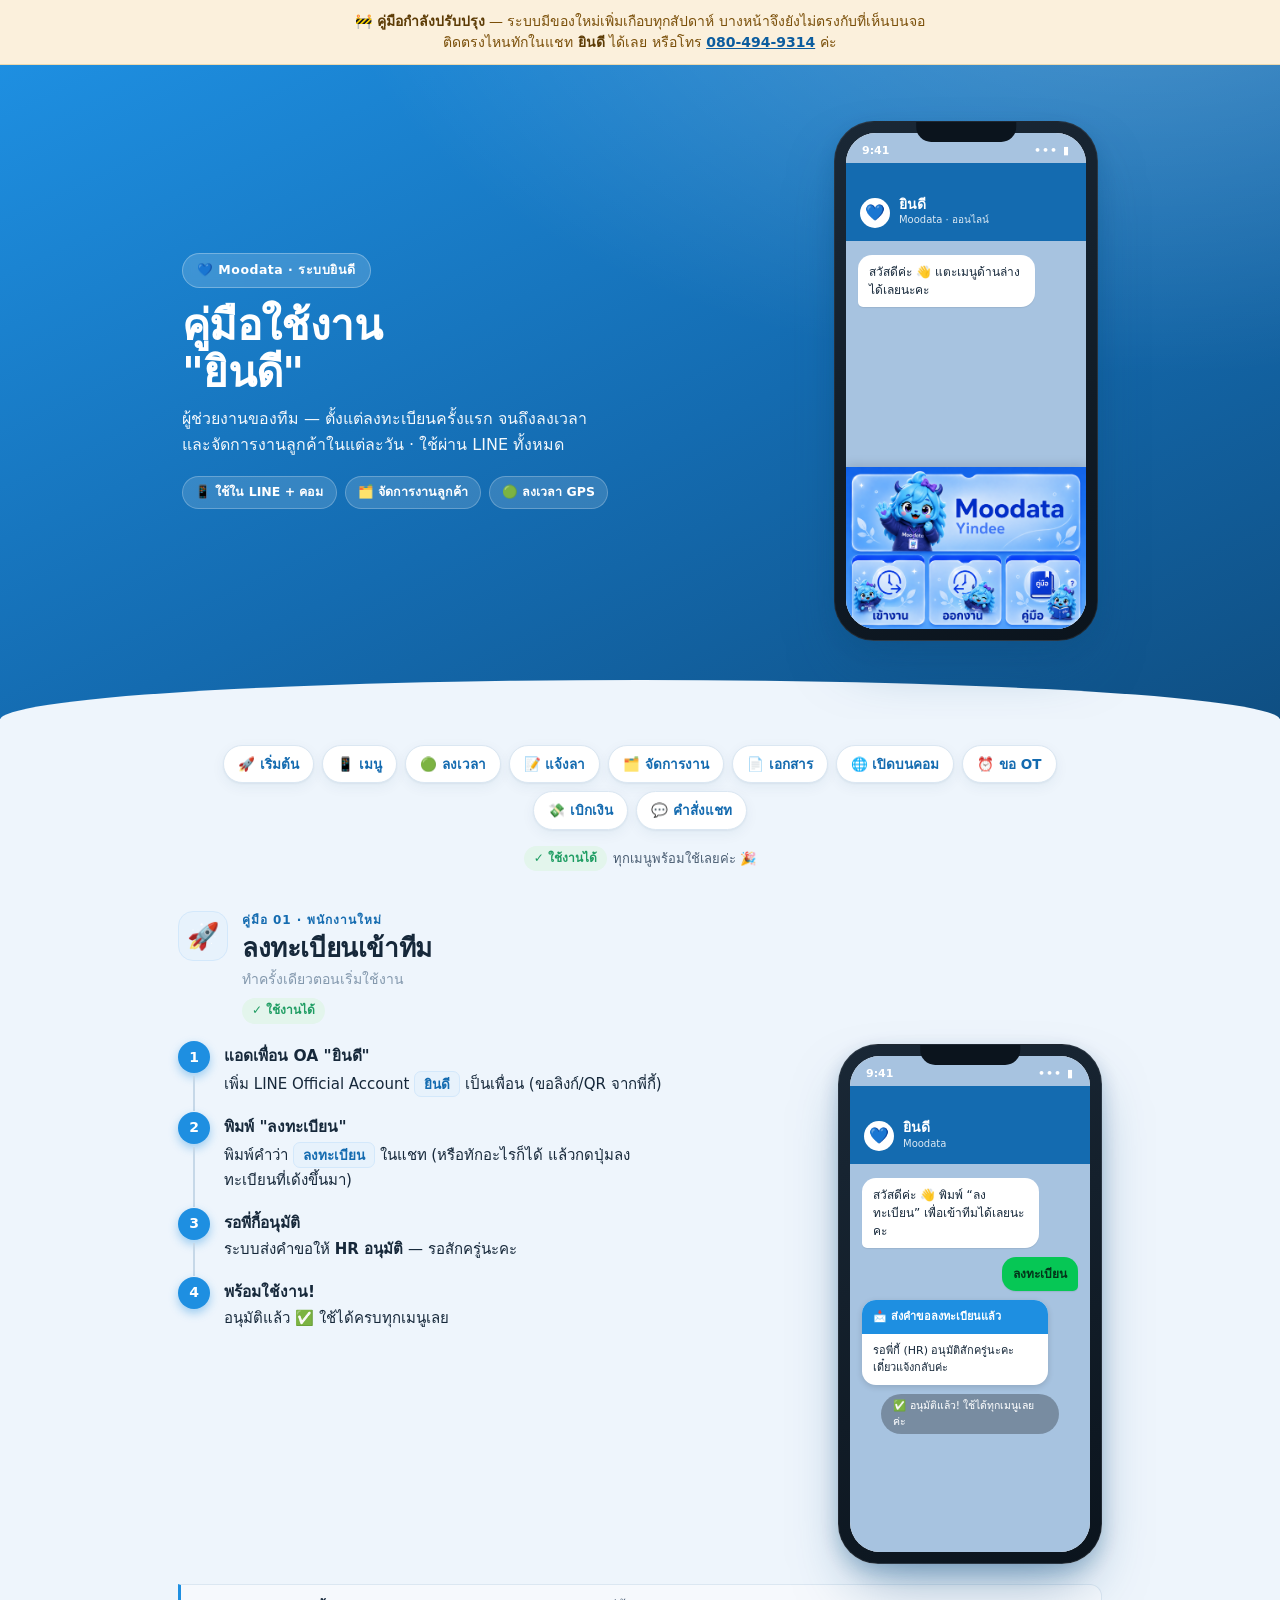
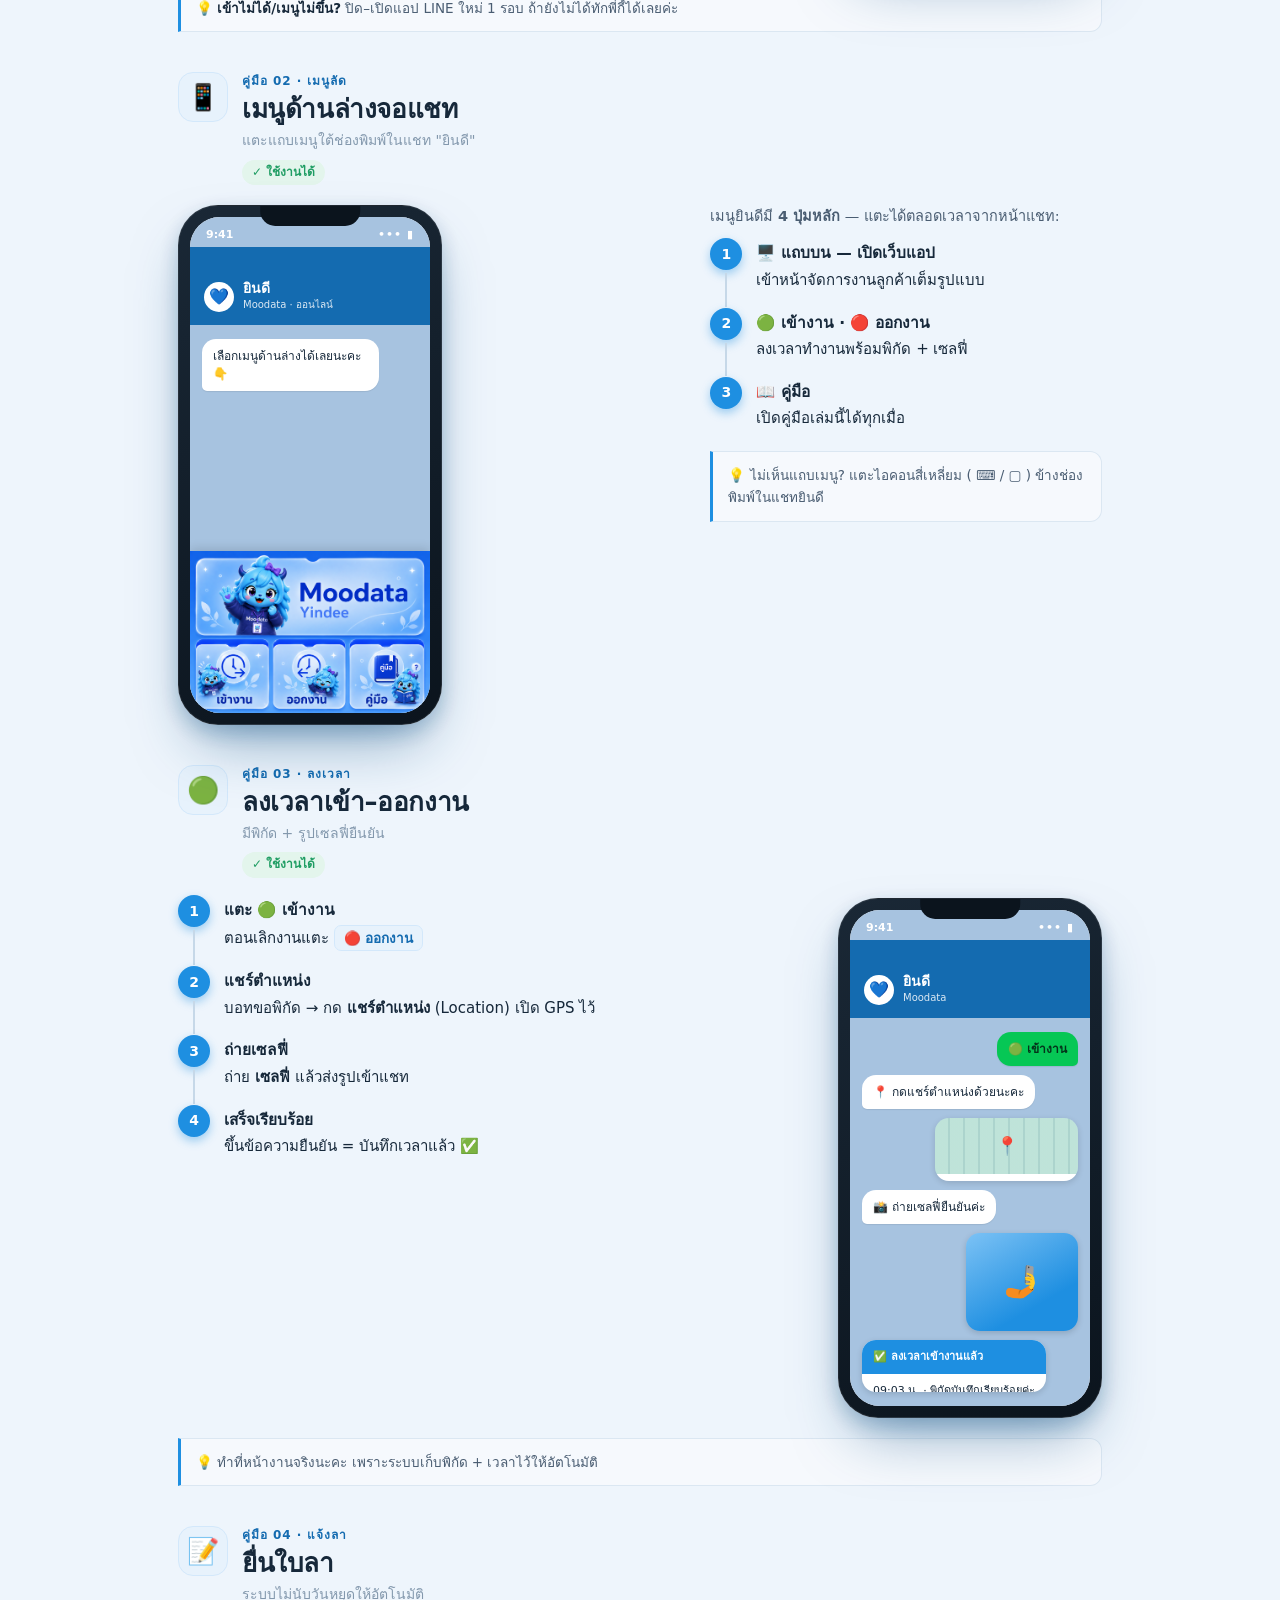
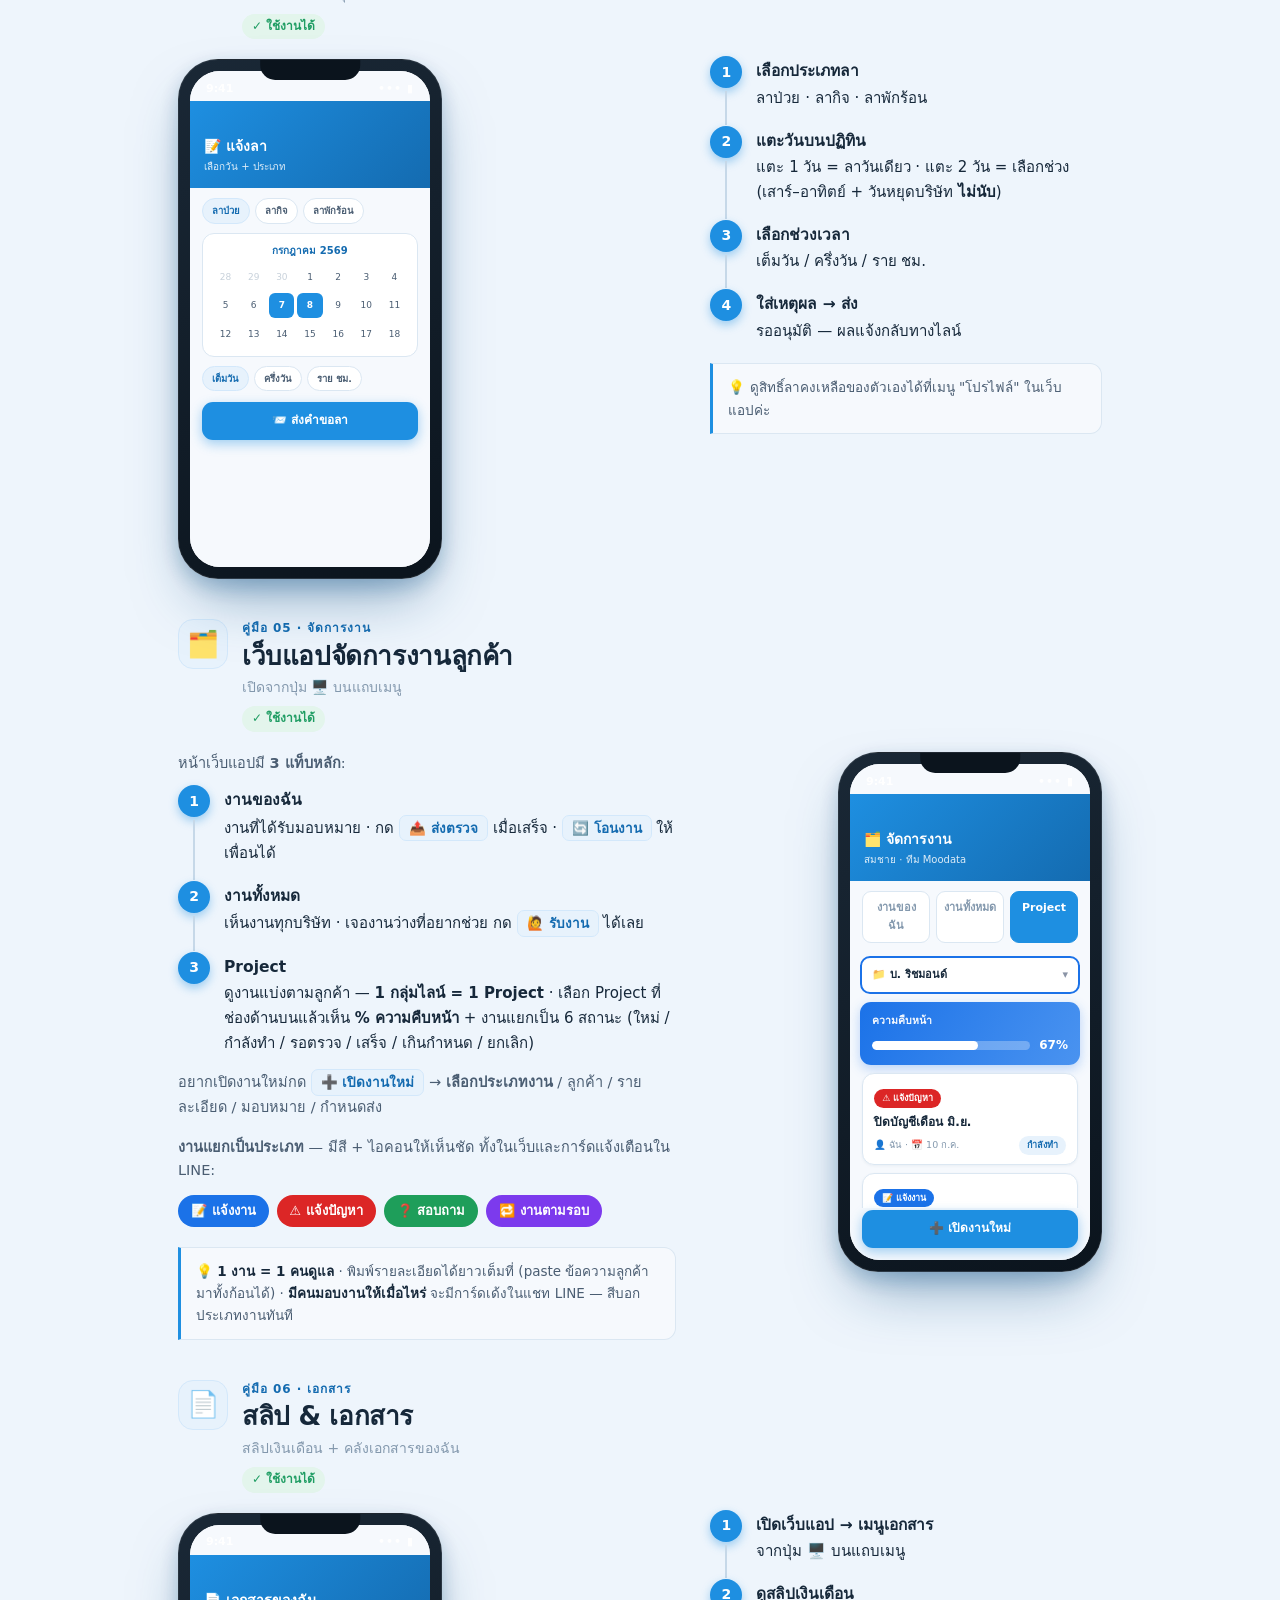
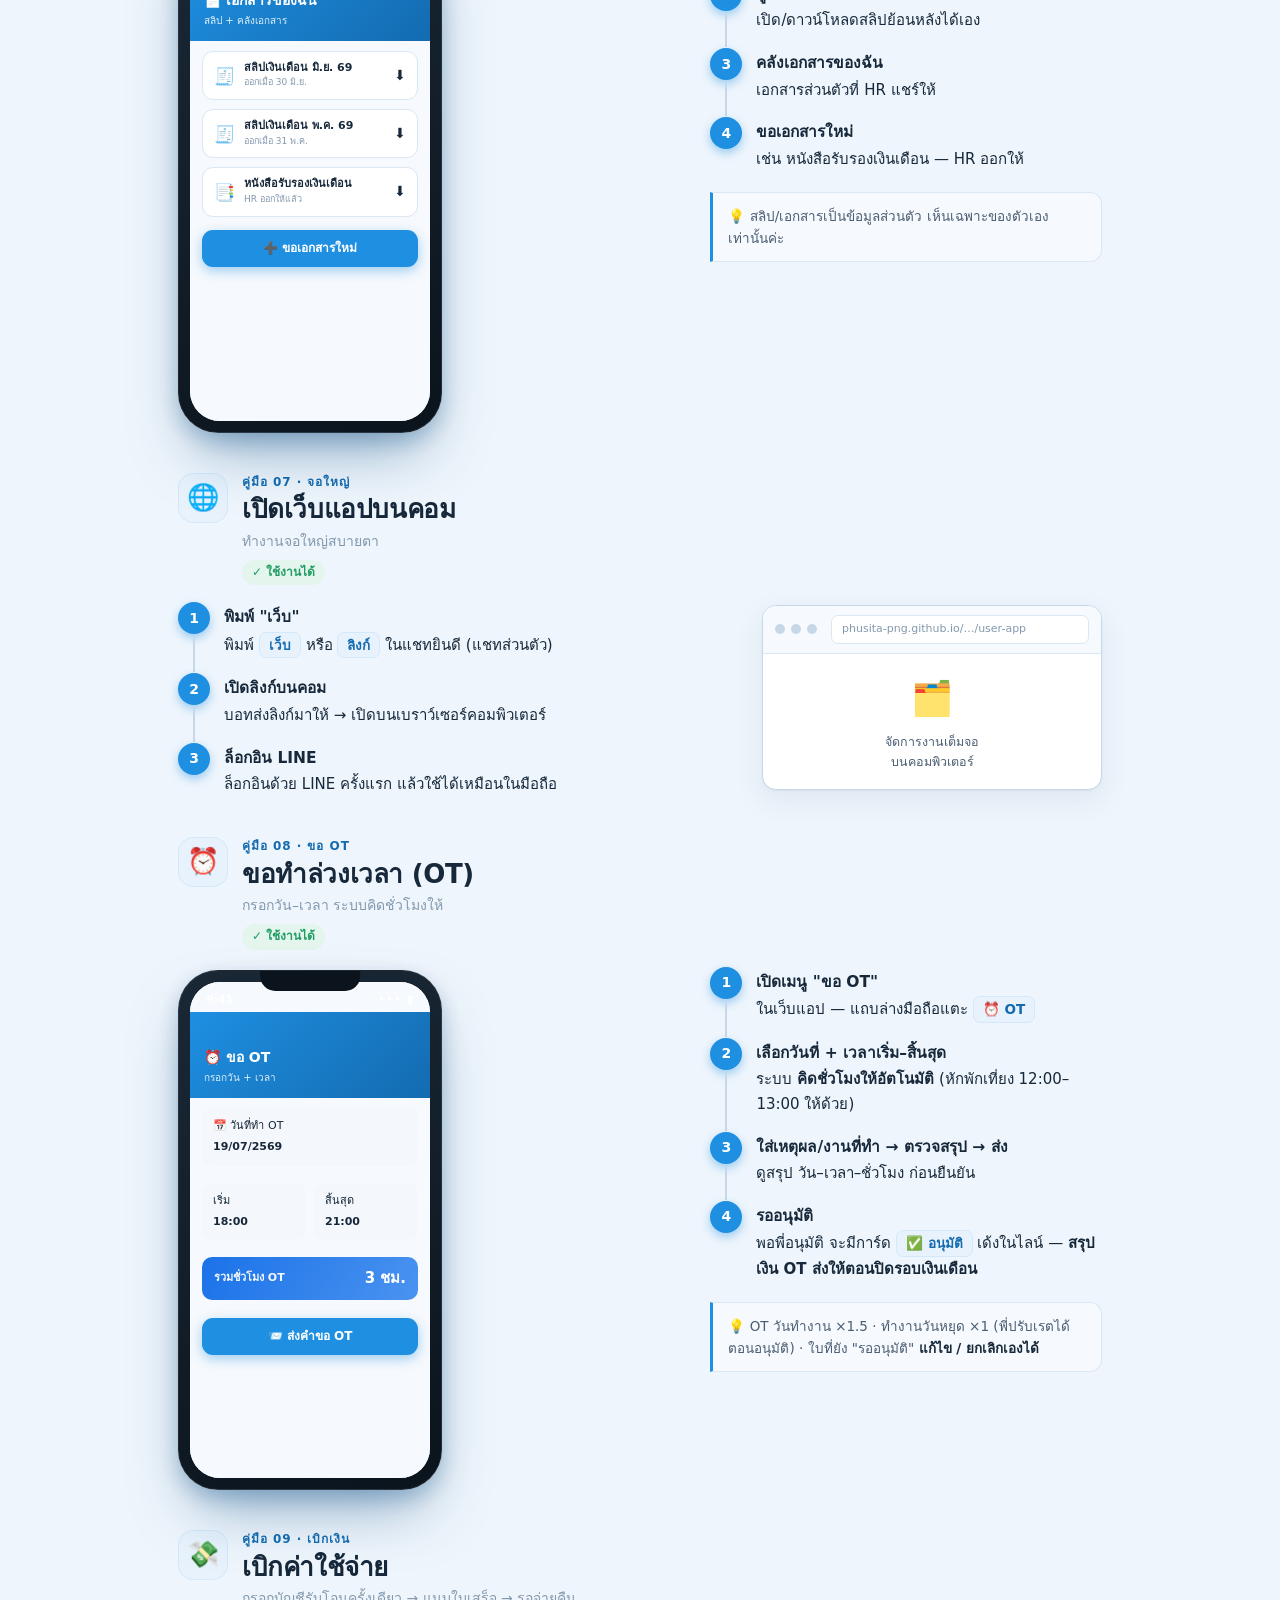
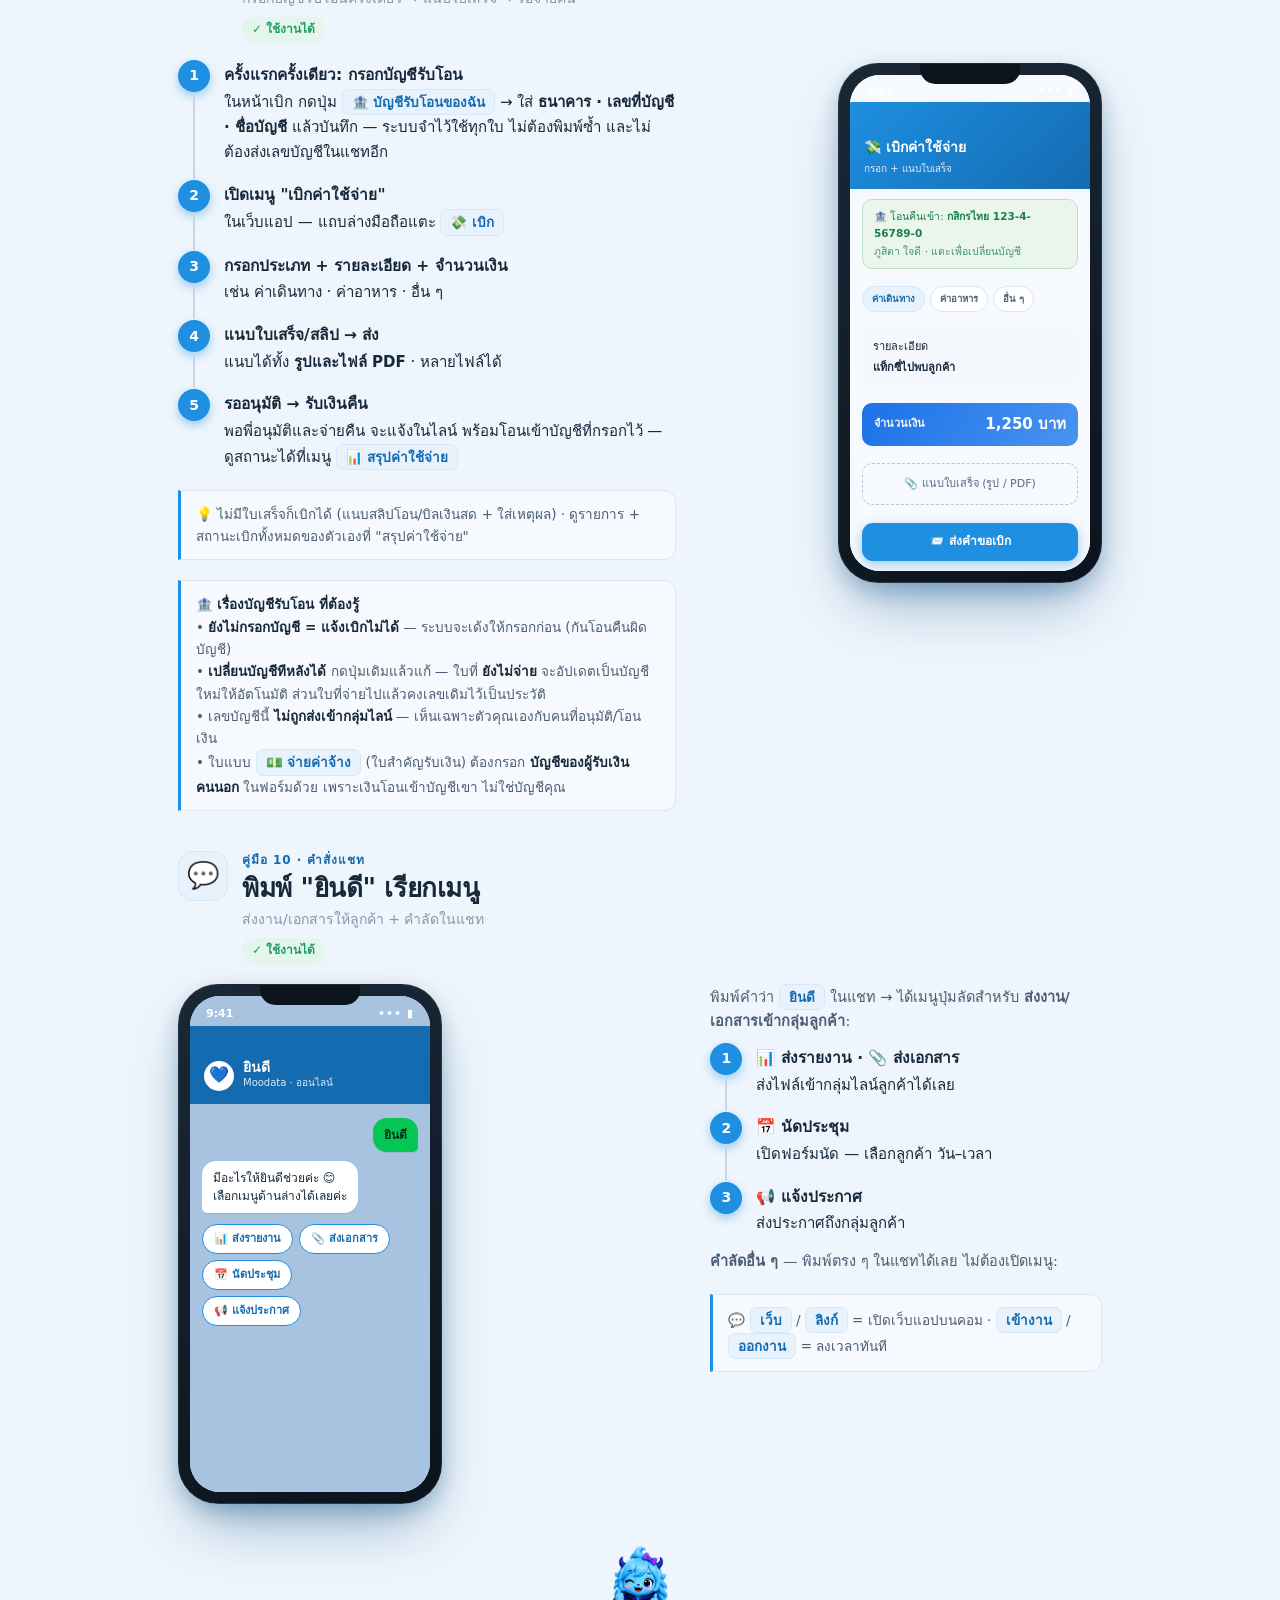
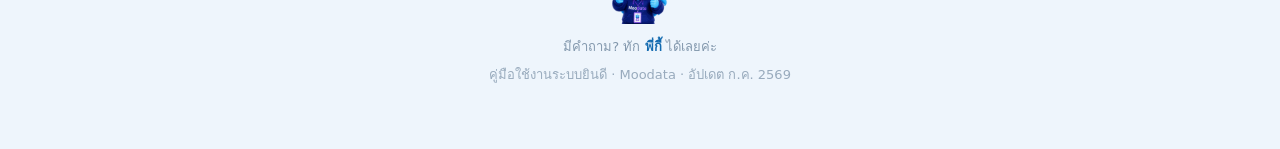
<file: staff-guide.html>
<!doctype html>
<html lang="th">
<head>
<meta charset="utf-8">
<meta name="viewport" content="width=device-width, initial-scale=1">
<title>คู่มือใช้งาน ยินดี — สำหรับทีม Moodata</title>
<style>
  :root{
    --brand:#1E8FE1; --brand-deep:#146bb0; --brand-dk:#0f4f83;
    --tint:#e7f2fc; --tint-2:#d3e8fb;
    --bg:#eef5fc; --surface:#ffffff; --surface-2:#f6f9fd;
    --ink:#16283a; --ink-soft:#4a5d72; --ink-faint:#8398ad;
    --line:#dbe7f2; --line-2:#c6d8e8;
    --ok:#1f9d63; --ok-tint:#e3f5ec;
    --wip:#d9832a; --wip-tint:#fbefe1;
    --line-green:#06c755;
    --shadow:0 1px 2px rgba(20,60,100,.06), 0 10px 30px rgba(20,60,100,.08);
    --shadow-sm:0 1px 2px rgba(20,60,100,.06), 0 4px 14px rgba(20,60,100,.06);
    --shadow-phone:0 30px 60px -18px rgba(15,79,131,.5), 0 8px 20px rgba(15,79,131,.25);
    --r:18px;
  }
  @media (prefers-color-scheme:dark){
    :root{
      --bg:#0d1620; --surface:#152232; --surface-2:#1b2b3d;
      --ink:#e8f0f8; --ink-soft:#a9bccf; --ink-faint:#6f8399;
      --line:#26384b; --line-2:#324a61;
      --tint:#13293f; --tint-2:#173754;
      --ok:#43c184; --ok-tint:#10261c; --wip:#e3a05a; --wip-tint:#2c2113;
      --shadow:0 1px 2px rgba(0,0,0,.35), 0 12px 34px rgba(0,0,0,.45);
      --shadow-sm:0 1px 2px rgba(0,0,0,.3), 0 5px 16px rgba(0,0,0,.4);
      --shadow-phone:0 30px 60px -18px rgba(0,0,0,.7), 0 8px 20px rgba(0,0,0,.5);
      --brand:#4fabf0; --brand-deep:#7cc2f5;
    }
  }
  :root[data-theme="light"]{
    --bg:#eef5fc; --surface:#fff; --surface-2:#f6f9fd; --ink:#16283a; --ink-soft:#4a5d72;
    --ink-faint:#8398ad; --line:#dbe7f2; --line-2:#c6d8e8; --tint:#e7f2fc; --tint-2:#d3e8fb;
    --ok:#1f9d63; --ok-tint:#e3f5ec; --wip:#d9832a; --wip-tint:#fbefe1;
    --brand:#1E8FE1; --brand-deep:#146bb0;
    --shadow:0 1px 2px rgba(20,60,100,.06), 0 10px 30px rgba(20,60,100,.08);
    --shadow-sm:0 1px 2px rgba(20,60,100,.06), 0 4px 14px rgba(20,60,100,.06);
    --shadow-phone:0 30px 60px -18px rgba(15,79,131,.5), 0 8px 20px rgba(15,79,131,.25);
  }
  :root[data-theme="dark"]{
    --bg:#0d1620; --surface:#152232; --surface-2:#1b2b3d; --ink:#e8f0f8; --ink-soft:#a9bccf;
    --ink-faint:#6f8399; --line:#26384b; --line-2:#324a61; --tint:#13293f; --tint-2:#173754;
    --ok:#43c184; --ok-tint:#10261c; --wip:#e3a05a; --wip-tint:#2c2113;
    --brand:#4fabf0; --brand-deep:#7cc2f5;
    --shadow:0 1px 2px rgba(0,0,0,.35), 0 12px 34px rgba(0,0,0,.45);
    --shadow-sm:0 1px 2px rgba(0,0,0,.3), 0 5px 16px rgba(0,0,0,.4);
    --shadow-phone:0 30px 60px -18px rgba(0,0,0,.7), 0 8px 20px rgba(0,0,0,.5);
  }
  *{box-sizing:border-box}
  html{-webkit-text-size-adjust:100%; background:var(--brand-dk); scroll-behavior:smooth}
  body{
    margin:0; background:var(--bg); color:var(--ink);
    font-family:"Sarabun","IBM Plex Sans Thai","Noto Sans Thai","Leelawadee UI",system-ui,-apple-system,sans-serif;
    line-height:1.65; font-size:16px; -webkit-font-smoothing:antialiased;
  }
  .wrap{max-width:960px; margin:0 auto; padding:0 18px 64px}

  /* ---------- HERO ---------- */
  .hero{
    background:
      radial-gradient(120% 130% at 88% -20%, rgba(255,255,255,.24), transparent 52%),
      linear-gradient(155deg, var(--brand) 0%, var(--brand-deep) 55%, var(--brand-dk) 100%);
    color:#fff; position:relative; overflow:hidden; padding:46px 0 66px;
  }
  .hero::after{content:""; position:absolute; left:0; right:0; bottom:-1px; height:40px;
    background:var(--bg); border-radius:50% 50% 0 0 / 100% 100% 0 0}
  .hero-in{max-width:960px; margin:0 auto; padding:0 22px; position:relative; z-index:2;
    display:grid; grid-template-columns:1fr; gap:26px; align-items:center; text-align:center}
  .hero .kicker{display:inline-flex; align-items:center; gap:7px; font-size:12.5px; font-weight:700;
    letter-spacing:.04em; background:rgba(255,255,255,.16); border:1px solid rgba(255,255,255,.28);
    padding:6px 14px; border-radius:999px; backdrop-filter:blur(4px)}
  .hero h1{font-size:clamp(28px,7.4vw,42px); margin:14px 0 10px; font-weight:800; letter-spacing:-.015em;
    line-height:1.12; text-wrap:balance}
  .hero .lead{margin:0 auto; max-width:40ch; font-size:16px; opacity:.95}
  .hero-meta{display:flex; flex-wrap:wrap; gap:8px; justify-content:center; margin-top:18px}
  .hero-meta span{font-size:12.5px; font-weight:600; background:rgba(255,255,255,.14);
    border:1px solid rgba(255,255,255,.24); padding:5px 12px; border-radius:999px}
  .hero-phone{justify-self:center}
  @media (min-width:800px){
    .hero{padding:56px 0 78px}
    .hero-in{grid-template-columns:1.05fr .95fr; text-align:left; gap:34px}
    .hero .kicker{align-self:flex-start}
    .hero .lead{margin:0}
    .hero-meta{justify-content:flex-start}
    .hero-phone{justify-self:end}
  }

  /* ---------- PHONE FRAME ---------- */
  .phone{width:264px; max-width:78vw}
  .phone-shell{position:relative; background:linear-gradient(155deg,#1a2836,#0b141d);
    border-radius:40px; padding:11px; box-shadow:var(--shadow-phone); border:1px solid rgba(255,255,255,.08)}
  .phone-screen{position:relative; border-radius:30px; overflow:hidden; background:#fff;
    aspect-ratio:9/18.6}
  .phone-notch{position:absolute; top:0; left:50%; transform:translateX(-50%); width:38%; height:20px;
    background:#0b141d; border-radius:0 0 15px 15px; z-index:6}
  .st-bar{position:relative; z-index:5; height:30px; display:flex; align-items:center; justify-content:space-between;
    padding:6px 16px 0; font-size:11px; font-weight:700; color:#fff}
  .st-bar.on-brand{color:#fff}
  .st-bar .dots{letter-spacing:1px}
  /* screen content shells */
  .scr{position:absolute; inset:0; display:flex; flex-direction:column}
  .scr-scroll{flex:1; overflow:hidden}

  /* LINE chat mockup */
  .chat{display:flex; flex-direction:column; height:100%; background:#a7c3e0}
  .chat-head{background:var(--brand-deep); color:#fff; display:flex; align-items:center; gap:9px;
    padding:34px 14px 12px}
  .chat-head .av{width:30px; height:30px; border-radius:50%; background:#fff; display:flex;
    align-items:center; justify-content:center; font-size:16px; flex:none}
  .chat-head .nm{font-size:14px; font-weight:800; line-height:1.1}
  .chat-head .st{font-size:10px; opacity:.85}
  .chat-body{flex:1; padding:14px 12px; display:flex; flex-direction:column; gap:9px; overflow:hidden}
  .b{max-width:82%; padding:8px 11px; border-radius:14px; font-size:12px; line-height:1.5;
    box-shadow:0 1px 1px rgba(0,0,0,.08)}
  .b.bot{align-self:flex-start; background:#fff; color:#16283a; border-bottom-left-radius:5px}
  .b.me{align-self:flex-end; background:var(--line-green); color:#04331a; border-bottom-right-radius:5px; font-weight:600}
  .b.sys{align-self:center; background:rgba(0,0,0,.28); color:#fff; font-size:10.5px; padding:4px 12px;
    border-radius:999px; box-shadow:none}
  .b-card{align-self:flex-start; max-width:86%; background:#fff; border-radius:14px; overflow:hidden;
    box-shadow:0 2px 6px rgba(0,0,0,.14)}
  .b-card .top{background:var(--brand); color:#fff; font-size:11px; font-weight:700; padding:8px 11px}
  .b-card .mid{padding:9px 11px; font-size:11px; color:#16283a; line-height:1.5}
  .b-card .btn{margin:0 11px 11px; background:var(--tint); color:var(--brand-deep); text-align:center;
    font-size:11.5px; font-weight:800; padding:7px; border-radius:9px; border:1px solid var(--tint-2)}
  .loc{align-self:flex-end; width:66%; border-radius:14px; overflow:hidden; box-shadow:0 2px 6px rgba(0,0,0,.14)}
  .loc .map{height:56px; background:
      linear-gradient(0deg,rgba(6,199,85,.15),rgba(6,199,85,.15)),
      repeating-linear-gradient(90deg,#dfe8f0,#dfe8f0 13px,#c9d6e2 13px,#c9d6e2 15px),
      repeating-linear-gradient(0deg,#dfe8f0,#dfe8f0 13px,#c9d6e2 13px,#c9d6e2 15px);
    display:flex; align-items:center; justify-content:center; font-size:18px}
  .loc .lb{background:#fff; font-size:10px; font-weight:700; color:#16283a; padding:5px 9px}
  .selfie{align-self:flex-end; width:52%; aspect-ratio:3/3.4; border-radius:14px;
    background:linear-gradient(150deg,#7cc2f5,#1E8FE1 70%); display:flex; align-items:center;
    justify-content:center; font-size:30px; box-shadow:0 2px 6px rgba(0,0,0,.16)}
  .rm-inchat{margin-top:auto; align-self:stretch; margin-left:-12px; margin-right:-12px; margin-bottom:-14px}
  .rm-inchat img{width:100%; display:block; border-radius:0; box-shadow:0 -2px 10px rgba(0,0,0,.14)}

  /* web-app mockup screen */
  .app{display:flex; flex-direction:column; height:100%; background:var(--surface-2)}
  .app-head{background:linear-gradient(135deg,var(--brand),var(--brand-deep)); color:#fff;
    padding:34px 14px 12px}
  .app-head .ttl{font-size:14px; font-weight:800}
  .app-head .who{font-size:10px; opacity:.85; margin-top:1px}
  .app-tabs{display:flex; gap:6px; padding:10px 12px 4px; background:var(--surface-2)}
  .app-tabs .tb{flex:1; text-align:center; font-size:11px; font-weight:700; padding:7px; border-radius:9px;
    color:var(--ink-faint); background:var(--surface); border:1px solid var(--line)}
  .app-tabs .tb.on{color:#fff; background:var(--brand); border-color:var(--brand)}
  .app-list{flex:1; padding:8px 12px; display:flex; flex-direction:column; gap:8px; overflow:hidden}
  .tk{background:var(--surface); border:1px solid var(--line); border-radius:12px; padding:9px 11px;
    box-shadow:0 1px 3px rgba(20,60,100,.06)}
  .tk .co{font-size:9.5px; font-weight:800; color:var(--brand-deep); letter-spacing:.02em}
  .tk .tt{font-size:12px; font-weight:700; color:var(--ink); margin:2px 0 5px; line-height:1.3}
  .tk .mt{display:flex; align-items:center; gap:7px; font-size:9.5px; color:var(--ink-faint)}
  .pill{font-size:9px; font-weight:800; padding:2px 8px; border-radius:999px; margin-left:auto}
  .pill.doing{background:var(--tint); color:var(--brand-deep)}
  .pill.review{background:var(--wip-tint); color:var(--wip)}
  .pill.done{background:var(--ok-tint); color:var(--ok)}
  .app-fab{margin:2px 12px 12px; background:var(--brand); color:#fff; text-align:center; font-size:12px;
    font-weight:800; padding:9px; border-radius:11px; box-shadow:0 4px 12px rgba(30,143,225,.4)}
  /* task category chip (ป้ายประเภทงาน บนการ์ด mockup) */
  .catchip{display:inline-flex; align-items:center; gap:4px; font-size:9px; font-weight:800; padding:2px 8px;
    border-radius:999px; color:#fff; margin-bottom:5px}
  .catchip.order{background:#1B72E8} .catchip.issue{background:#DC2626}
  .catchip.inquiry{background:#1E9E5A} .catchip.recur{background:#7C3AED}
  /* category legend (ในเนื้อหา) */
  .cat-legend{display:flex; flex-wrap:wrap; gap:8px; margin:12px 0 4px}
  .cat-legend .c{display:inline-flex; align-items:center; gap:6px; font-size:13px; font-weight:800;
    padding:5px 13px; border-radius:999px; color:#fff}
  .cat-legend .order{background:#1B72E8} .cat-legend .issue{background:#DC2626}
  .cat-legend .inquiry{background:#1E9E5A} .cat-legend .recur{background:#7C3AED}
  /* leave form + docs mockup bits */
  .app-form{padding:10px 12px; display:flex; flex-direction:column; gap:9px}
  .chips-row{display:flex; gap:5px; flex-wrap:wrap}
  .mini-chip{font-size:9.5px; font-weight:700; padding:4px 9px; border-radius:999px; border:1px solid var(--line);
    color:var(--ink-soft); background:var(--surface)}
  .mini-chip.on{background:var(--tint); color:var(--brand-deep); border-color:var(--tint-2)}
  .cal{background:var(--surface); border:1px solid var(--line); border-radius:12px; padding:9px 10px}
  .cal-h{font-size:10px; font-weight:800; text-align:center; color:var(--brand-deep); margin-bottom:6px}
  .cal-g{display:grid; grid-template-columns:repeat(7,1fr); gap:3px}
  .cal-g span{aspect-ratio:1; display:flex; align-items:center; justify-content:center; font-size:9px;
    border-radius:6px; color:var(--ink-soft)}
  .cal-g .sel{background:var(--brand); color:#fff; font-weight:800}
  .cal-g .dim{color:var(--ink-faint); opacity:.45}
  .doc-row{display:flex; align-items:center; gap:9px; background:var(--surface); border:1px solid var(--line);
    border-radius:11px; padding:9px 11px}
  .doc-row .di{font-size:17px}
  .doc-row .dn{font-size:11px; font-weight:700; color:var(--ink); line-height:1.3}
  .doc-row .ds{font-size:9px; color:var(--ink-faint)}
  .doc-row .dl{margin-left:auto; font-size:14px}

  /* browser mockup for desktop step */
  .browser{width:100%; border-radius:14px; overflow:hidden; border:1px solid var(--line-2);
    box-shadow:var(--shadow); background:var(--surface)}
  .browser .bar{background:var(--surface-2); border-bottom:1px solid var(--line); padding:9px 12px;
    display:flex; align-items:center; gap:6px}
  .browser .bar i{width:10px; height:10px; border-radius:50%; background:var(--line-2); display:block}
  .browser .bar .url{margin-left:8px; flex:1; background:var(--surface); border:1px solid var(--line);
    border-radius:7px; font-size:11px; color:var(--ink-faint); padding:4px 10px; white-space:nowrap;
    overflow:hidden; text-overflow:ellipsis}
  .browser .view{padding:16px; text-align:center}
  .browser .view .lg{font-size:34px}
  .browser .view .cap{font-size:12.5px; color:var(--ink-soft); margin-top:6px}

  /* ---------- TOC ---------- */
  .toc{display:flex; flex-wrap:wrap; gap:8px; justify-content:center; margin:26px 0 4px}
  .toc a{font-size:13.5px; font-weight:600; text-decoration:none; color:var(--brand-deep);
    background:var(--surface); border:1px solid var(--line); padding:7px 14px; border-radius:999px;
    box-shadow:var(--shadow-sm); transition:.15s; white-space:nowrap}
  .toc a:hover{border-color:var(--brand); transform:translateY(-1px)}
  .toc a:focus-visible{outline:2px solid var(--brand); outline-offset:2px}

  /* status legend */
  .legend{display:flex; gap:14px; justify-content:center; margin:16px 0 6px; font-size:13px;
    color:var(--ink-soft); flex-wrap:wrap}
  .legend span{display:inline-flex; align-items:center; gap:6px}
  .badge{font-size:12px; font-weight:700; padding:3px 10px; border-radius:999px; white-space:nowrap;
    display:inline-flex; align-items:center; gap:5px}
  .badge.ok{background:var(--ok-tint); color:var(--ok)}
  .badge.wip{background:var(--wip-tint); color:var(--wip)}

  /* ---------- FEATURE BLOCK ---------- */
  .feat{margin-top:40px; scroll-margin-top:20px}
  .feat-head{display:flex; align-items:flex-start; gap:14px; margin-bottom:6px}
  .ico{width:50px; height:50px; border-radius:15px; flex:none; display:flex; align-items:center;
    justify-content:center; font-size:26px; background:var(--tint); border:1px solid var(--tint-2)}
  .feat-head .step-no{font-size:12px; font-weight:800; color:var(--brand-deep); letter-spacing:.08em;
    text-transform:uppercase}
  .feat-head h2{margin:2px 0 4px; font-size:clamp(21px,4.6vw,26px); font-weight:800; letter-spacing:-.015em;
    line-height:1.2}
  .feat-head .sub{font-size:14px; color:var(--ink-faint)}
  .feat-head .badge{margin-top:7px}

  .feat-body{margin-top:20px; display:grid; grid-template-columns:1fr; gap:26px; align-items:start}
  @media (min-width:800px){
    .feat-body{grid-template-columns:1.12fr .88fr; gap:34px}
    .feat-body .visual{justify-self:end}
    .feat.rev .feat-body .visual{order:-1; justify-self:start}
  }
  .visual{justify-self:center; position:sticky; top:16px}
  @media (max-width:799px){.visual{position:static}}

  /* steps */
  ol.steps{list-style:none; counter-reset:s; margin:0; padding:0}
  ol.steps>li{counter-increment:s; position:relative; padding:0 0 18px 46px; font-size:15px}
  ol.steps>li:last-child{padding-bottom:0}
  ol.steps>li::before{content:counter(s); position:absolute; left:0; top:-3px; width:32px; height:32px;
    border-radius:50%; background:var(--brand); color:#fff; font-weight:800; font-size:14px;
    display:flex; align-items:center; justify-content:center; box-shadow:0 4px 10px rgba(30,143,225,.4)}
  ol.steps>li::after{content:""; position:absolute; left:15px; top:32px; bottom:4px; width:2px; background:var(--line-2)}
  ol.steps>li:last-child::after{display:none}
  ol.steps b{color:var(--ink); font-weight:700}
  ol.steps .st-t{font-weight:800; color:var(--ink); display:block; margin-bottom:1px; font-size:15.5px}
  .chip{display:inline-block; background:var(--tint); color:var(--brand-deep); border:1px solid var(--tint-2);
    padding:1px 9px; border-radius:7px; font-size:13.5px; font-weight:700; white-space:nowrap}

  .tip{margin-top:20px; background:var(--surface-2); border:1px solid var(--line); border-left:3px solid var(--brand);
    border-radius:0 12px 12px 0; padding:12px 15px; font-size:13.5px; color:var(--ink-soft)}
  .tip b{color:var(--ink)}
  .lead-line{font-size:14.5px; color:var(--ink-soft); margin:0 0 4px}

  /* ---------- WIP ---------- */
  .wip-block{margin-top:44px}
  .wip-card{background:
      repeating-linear-gradient(135deg,var(--wip-tint),var(--wip-tint) 16px,transparent 16px,transparent 32px),
      var(--surface);
    border:1px solid var(--line); border-radius:var(--r); padding:22px; box-shadow:var(--shadow-sm)}
  .wip-list{display:grid; gap:10px; margin-top:6px}
  @media (min-width:620px){.wip-list{grid-template-columns:1fr 1fr}}
  .wip-item{display:flex; align-items:center; gap:12px; background:var(--surface); border:1px solid var(--line);
    border-radius:13px; padding:13px 15px}
  .wip-item .e{font-size:22px}
  .wip-item .t{font-weight:700; font-size:15px}
  .wip-item .d{font-size:12.5px; color:var(--ink-faint)}
  .wip-item .badge{margin-left:auto}

  footer{margin-top:40px; text-align:center; color:var(--ink-faint); font-size:13px}
  footer img{width:80px; height:auto; margin-bottom:6px}
  footer .hi{color:var(--brand-deep); font-weight:700}
</style>
</head>
<body>

<!-- 🚧 แถบสถานะคู่มือ (7 ก.ย. 2569) — ระบบยังเพิ่มฟีเจอร์ถี่มาก คู่มือตามไม่ทันทุกรอบ
     บอกผู้อ่านตรง ๆ ดีกว่าปล่อยให้เขาเจอหน้าจอไม่ตรงกับคู่มือแล้วสับสน
     เอาแถบนี้ออกเมื่อคู่มือกลับมาตรงกับระบบแล้ว -->
<style>
  .guide-wip{background:#FBF0DC;color:#7A4F09;border-bottom:1px solid #EBD9AF;
    padding:11px 16px;font-size:14px;line-height:1.5;text-align:center}
  .guide-wip b{color:#5C3B05}
  .guide-wip a{color:#0B5C9E;font-weight:600}
</style>
<div class="guide-wip">
  🚧 <b>คู่มือกำลังปรับปรุง</b> — ระบบมีของใหม่เพิ่มเกือบทุกสัปดาห์ บางหน้าจึงยังไม่ตรงกับที่เห็นบนจอ<br>
  ติดตรงไหนทักในแชท <b>ยินดี</b> ได้เลย หรือโทร <a href="tel:0804949314">080-494-9314</a> ค่ะ
</div>

<header class="hero">
  <div class="hero-in">
    <div class="hero-text">
      <span class="kicker">💙 Moodata · ระบบยินดี</span>
      <h1>คู่มือใช้งาน<br>"ยินดี"</h1>
      <p class="lead">ผู้ช่วยงานของทีม — ตั้งแต่ลงทะเบียนครั้งแรก จนถึงลงเวลาและจัดการงานลูกค้าในแต่ละวัน · ใช้ผ่าน LINE ทั้งหมด</p>
      <div class="hero-meta">
        <span>📱 ใช้ใน LINE + คอม</span>
        <span>🗂️ จัดการงานลูกค้า</span>
        <span>🟢 ลงเวลา GPS</span>
      </div>
    </div>
    <div class="hero-phone">
      <div class="phone">
        <div class="phone-shell">
          <div class="phone-notch"></div>
          <div class="phone-screen">
            <div class="scr chat">
              <div class="st-bar on-brand"><span>9:41</span><span class="dots">••• ▮</span></div>
              <div class="chat-head">
                <div class="av">💙</div>
                <div><div class="nm">ยินดี</div><div class="st">Moodata · ออนไลน์</div></div>
              </div>
              <div class="chat-body">
                <div class="b bot">สวัสดีค่ะ 👋 แตะเมนูด้านล่างได้เลยนะคะ</div>
                <div class="rm-inchat"><img src="team-richmenu-v3.png" alt="เมนูยินดี"></div>
              </div>
            </div>
          </div>
        </div>
      </div>
    </div>
  </div>
</header>

<div class="wrap">

  <nav class="toc">
    <a href="#start">🚀 เริ่มต้น</a>
    <a href="#menu">📱 เมนู</a>
    <a href="#clock">🟢 ลงเวลา</a>
    <a href="#leave">📝 แจ้งลา</a>
    <a href="#tasks">🗂️ จัดการงาน</a>
    <a href="#docs">📄 เอกสาร</a>
    <a href="#web">🌐 เปิดบนคอม</a>
    <a href="#ot">⏰ ขอ OT</a>
    <a href="#expense">💸 เบิกเงิน</a>
    <a href="#chat">💬 คำสั่งแชท</a>
  </nav>

  <div class="legend">
    <span><span class="badge ok">✓ ใช้งานได้</span> ทุกเมนูพร้อมใช้เลยค่ะ 🎉</span>
  </div>

  <!-- START -->
  <section class="feat" id="start">
    <div class="feat-head">
      <div class="ico">🚀</div>
      <div>
        <div class="step-no">คู่มือ 01 · พนักงานใหม่</div>
        <h2>ลงทะเบียนเข้าทีม</h2>
        <div class="sub">ทำครั้งเดียวตอนเริ่มใช้งาน</div>
        <span class="badge ok">✓ ใช้งานได้</span>
      </div>
    </div>
    <div class="feat-body">
      <ol class="steps">
        <li><span class="st-t">แอดเพื่อน OA "ยินดี"</span>เพิ่ม LINE Official Account <span class="chip">ยินดี</span> เป็นเพื่อน (ขอลิงก์/QR จากพี่กี้)</li>
        <li><span class="st-t">พิมพ์ "ลงทะเบียน"</span>พิมพ์คำว่า <span class="chip">ลงทะเบียน</span> ในแชท (หรือทักอะไรก็ได้ แล้วกดปุ่มลงทะเบียนที่เด้งขึ้นมา)</li>
        <li><span class="st-t">รอพี่กี้อนุมัติ</span>ระบบส่งคำขอให้ <b>HR อนุมัติ</b> — รอสักครู่นะคะ</li>
        <li><span class="st-t">พร้อมใช้งาน!</span>อนุมัติแล้ว ✅ ใช้ได้ครบทุกเมนูเลย</li>
      </ol>
      <div class="visual">
        <div class="phone"><div class="phone-shell"><div class="phone-notch"></div><div class="phone-screen">
          <div class="scr chat">
            <div class="st-bar on-brand"><span>9:41</span><span class="dots">••• ▮</span></div>
            <div class="chat-head"><div class="av">💙</div><div><div class="nm">ยินดี</div><div class="st">Moodata</div></div></div>
            <div class="chat-body">
              <div class="b bot">สวัสดีค่ะ 👋 พิมพ์ “ลงทะเบียน” เพื่อเข้าทีมได้เลยนะคะ</div>
              <div class="b me">ลงทะเบียน</div>
              <div class="b-card">
                <div class="top">📩 ส่งคำขอลงทะเบียนแล้ว</div>
                <div class="mid">รอพี่กี้ (HR) อนุมัติสักครู่นะคะ เดี๋ยวแจ้งกลับค่ะ</div>
              </div>
              <div class="b sys">✅ อนุมัติแล้ว! ใช้ได้ทุกเมนูเลยค่ะ</div>
            </div>
          </div>
        </div></div></div>
      </div>
    </div>
    <div class="tip">💡 <b>เข้าไม่ได้/เมนูไม่ขึ้น?</b> ปิด–เปิดแอป LINE ใหม่ 1 รอบ ถ้ายังไม่ได้ทักพี่กี้ได้เลยค่ะ</div>
  </section>

  <!-- MENU -->
  <section class="feat rev" id="menu">
    <div class="feat-head">
      <div class="ico">📱</div>
      <div>
        <div class="step-no">คู่มือ 02 · เมนูลัด</div>
        <h2>เมนูด้านล่างจอแชท</h2>
        <div class="sub">แตะแถบเมนูใต้ช่องพิมพ์ในแชท "ยินดี"</div>
        <span class="badge ok">✓ ใช้งานได้</span>
      </div>
    </div>
    <div class="feat-body">
      <div>
        <p class="lead-line">เมนูยินดีมี <b>4 ปุ่มหลัก</b> — แตะได้ตลอดเวลาจากหน้าแชท:</p>
        <ol class="steps" style="margin-top:12px">
          <li><span class="st-t">🖥️ แถบบน — เปิดเว็บแอป</span>เข้าหน้าจัดการงานลูกค้าเต็มรูปแบบ</li>
          <li><span class="st-t">🟢 เข้างาน · 🔴 ออกงาน</span>ลงเวลาทำงานพร้อมพิกัด + เซลฟี่</li>
          <li><span class="st-t">📖 คู่มือ</span>เปิดคู่มือเล่มนี้ได้ทุกเมื่อ</li>
        </ol>
        <div class="tip">💡 ไม่เห็นแถบเมนู? แตะไอคอนสี่เหลี่ยม ( ⌨️ / ▢ ) ข้างช่องพิมพ์ในแชทยินดี</div>
      </div>
      <div class="visual">
        <div class="phone"><div class="phone-shell"><div class="phone-notch"></div><div class="phone-screen">
          <div class="scr chat">
            <div class="st-bar on-brand"><span>9:41</span><span class="dots">••• ▮</span></div>
            <div class="chat-head"><div class="av">💙</div><div><div class="nm">ยินดี</div><div class="st">Moodata · ออนไลน์</div></div></div>
            <div class="chat-body">
              <div class="b bot">เลือกเมนูด้านล่างได้เลยนะคะ 👇</div>
              <div class="rm-inchat"><img src="team-richmenu-v3.png" alt="เมนูยินดี 4 ปุ่ม"></div>
            </div>
          </div>
        </div></div></div>
      </div>
    </div>
  </section>

  <!-- CLOCK -->
  <section class="feat" id="clock">
    <div class="feat-head">
      <div class="ico">🟢</div>
      <div>
        <div class="step-no">คู่มือ 03 · ลงเวลา</div>
        <h2>ลงเวลาเข้า–ออกงาน</h2>
        <div class="sub">มีพิกัด + รูปเซลฟี่ยืนยัน</div>
        <span class="badge ok">✓ ใช้งานได้</span>
      </div>
    </div>
    <div class="feat-body">
      <ol class="steps">
        <li><span class="st-t">แตะ 🟢 เข้างาน</span>ตอนเลิกงานแตะ <span class="chip">🔴 ออกงาน</span></li>
        <li><span class="st-t">แชร์ตำแหน่ง</span>บอทขอพิกัด → กด <b>แชร์ตำแหน่ง</b> (Location) เปิด GPS ไว้</li>
        <li><span class="st-t">ถ่ายเซลฟี่</span>ถ่าย <b>เซลฟี่</b> แล้วส่งรูปเข้าแชท</li>
        <li><span class="st-t">เสร็จเรียบร้อย</span>ขึ้นข้อความยืนยัน = บันทึกเวลาแล้ว ✅</li>
      </ol>
      <div class="visual">
        <div class="phone"><div class="phone-shell"><div class="phone-notch"></div><div class="phone-screen">
          <div class="scr chat">
            <div class="st-bar on-brand"><span>9:41</span><span class="dots">••• ▮</span></div>
            <div class="chat-head"><div class="av">💙</div><div><div class="nm">ยินดี</div><div class="st">Moodata</div></div></div>
            <div class="chat-body">
              <div class="b me">🟢 เข้างาน</div>
              <div class="b bot">📍 กดแชร์ตำแหน่งด้วยนะคะ</div>
              <div class="loc"><div class="map">📍</div><div class="lb">ตำแหน่งปัจจุบัน</div></div>
              <div class="b bot">📸 ถ่ายเซลฟี่ยืนยันค่ะ</div>
              <div class="selfie">🤳</div>
              <div class="b-card"><div class="top">✅ ลงเวลาเข้างานแล้ว</div><div class="mid">09:03 น. · พิกัดบันทึกเรียบร้อยค่ะ</div></div>
            </div>
          </div>
        </div></div></div>
      </div>
    </div>
    <div class="tip">💡 ทำที่หน้างานจริงนะคะ เพราะระบบเก็บพิกัด + เวลาไว้ให้อัตโนมัติ</div>
  </section>

  <!-- LEAVE -->
  <section class="feat rev" id="leave">
    <div class="feat-head">
      <div class="ico">📝</div>
      <div>
        <div class="step-no">คู่มือ 04 · แจ้งลา</div>
        <h2>ยื่นใบลา</h2>
        <div class="sub">ระบบไม่นับวันหยุดให้อัตโนมัติ</div>
        <span class="badge ok">✓ ใช้งานได้</span>
      </div>
    </div>
    <div class="feat-body">
      <div>
        <ol class="steps">
          <li><span class="st-t">เลือกประเภทลา</span>ลาป่วย · ลากิจ · ลาพักร้อน</li>
          <li><span class="st-t">แตะวันบนปฏิทิน</span>แตะ 1 วัน = ลาวันเดียว · แตะ 2 วัน = เลือกช่วง (เสาร์–อาทิตย์ + วันหยุดบริษัท <b>ไม่นับ</b>)</li>
          <li><span class="st-t">เลือกช่วงเวลา</span>เต็มวัน / ครึ่งวัน / ราย ชม.</li>
          <li><span class="st-t">ใส่เหตุผล → ส่ง</span>รออนุมัติ — ผลแจ้งกลับทางไลน์</li>
        </ol>
        <div class="tip">💡 ดูสิทธิ์ลาคงเหลือของตัวเองได้ที่เมนู "โปรไฟล์" ในเว็บแอปค่ะ</div>
      </div>
      <div class="visual">
        <div class="phone"><div class="phone-shell"><div class="phone-notch"></div><div class="phone-screen">
          <div class="scr app">
            <div class="st-bar on-brand"><span>9:41</span><span class="dots">••• ▮</span></div>
            <div class="app-head"><div class="ttl">📝 แจ้งลา</div><div class="who">เลือกวัน + ประเภท</div></div>
            <div class="app-form">
              <div class="chips-row"><span class="mini-chip on">ลาป่วย</span><span class="mini-chip">ลากิจ</span><span class="mini-chip">ลาพักร้อน</span></div>
              <div class="cal">
                <div class="cal-h">กรกฎาคม 2569</div>
                <div class="cal-g">
                  <span class="dim">28</span><span class="dim">29</span><span class="dim">30</span><span>1</span><span>2</span><span>3</span><span>4</span>
                  <span>5</span><span>6</span><span class="sel">7</span><span class="sel">8</span><span>9</span><span>10</span><span>11</span>
                  <span>12</span><span>13</span><span>14</span><span>15</span><span>16</span><span>17</span><span>18</span>
                </div>
              </div>
              <div class="chips-row"><span class="mini-chip on">เต็มวัน</span><span class="mini-chip">ครึ่งวัน</span><span class="mini-chip">ราย ชม.</span></div>
              <div class="app-fab" style="margin:2px 0 0">📨 ส่งคำขอลา</div>
            </div>
          </div>
        </div></div></div>
      </div>
    </div>
  </section>

  <!-- TASKS -->
  <section class="feat" id="tasks">
    <div class="feat-head">
      <div class="ico">🗂️</div>
      <div>
        <div class="step-no">คู่มือ 05 · จัดการงาน</div>
        <h2>เว็บแอปจัดการงานลูกค้า</h2>
        <div class="sub">เปิดจากปุ่ม 🖥️ บนแถบเมนู</div>
        <span class="badge ok">✓ ใช้งานได้</span>
      </div>
    </div>
    <div class="feat-body">
      <div>
        <p class="lead-line">หน้าเว็บแอปมี <b>3 แท็บหลัก</b>:</p>
        <ol class="steps" style="margin-top:12px">
          <li><span class="st-t">งานของฉัน</span>งานที่ได้รับมอบหมาย · กด <span class="chip">📤 ส่งตรวจ</span> เมื่อเสร็จ · <span class="chip">🔄 โอนงาน</span> ให้เพื่อนได้</li>
          <li><span class="st-t">งานทั้งหมด</span>เห็นงานทุกบริษัท · เจองานว่างที่อยากช่วย กด <span class="chip">🙋 รับงาน</span> ได้เลย</li>
          <li><span class="st-t">Project</span>ดูงานแบ่งตามลูกค้า — <b>1 กลุ่มไลน์ = 1 Project</b> · เลือก Project ที่ช่องด้านบนแล้วเห็น <b>% ความคืบหน้า</b> + งานแยกเป็น 6 สถานะ (ใหม่ / กำลังทำ / รอตรวจ / เสร็จ / เกินกำหนด / ยกเลิก)</li>
        </ol>
        <p class="lead-line" style="margin-top:14px">อยากเปิดงานใหม่กด <span class="chip">➕ เปิดงานใหม่</span> → <b>เลือกประเภทงาน</b> / ลูกค้า / รายละเอียด / มอบหมาย / กำหนดส่ง</p>
        <p class="lead-line" style="margin-top:16px"><b>งานแยกเป็นประเภท</b> — มีสี + ไอคอนให้เห็นชัด ทั้งในเว็บและการ์ดแจ้งเตือนใน LINE:</p>
        <div class="cat-legend">
          <span class="c order">📝 แจ้งงาน</span>
          <span class="c issue">⚠️ แจ้งปัญหา</span>
          <span class="c inquiry">❓ สอบถาม</span>
          <span class="c recur">🔁 งานตามรอบ</span>
        </div>
        <div class="tip">💡 <b>1 งาน = 1 คนดูแล</b> · พิมพ์รายละเอียดได้ยาวเต็มที่ (paste ข้อความลูกค้ามาทั้งก้อนได้) · <b>มีคนมอบงานให้เมื่อไหร่</b> จะมีการ์ดเด้งในแชท LINE — สีบอกประเภทงานทันที</div>
      </div>
      <div class="visual">
        <div class="phone"><div class="phone-shell"><div class="phone-notch"></div><div class="phone-screen">
          <div class="scr app">
            <div class="st-bar on-brand"><span>9:41</span><span class="dots">••• ▮</span></div>
            <div class="app-head"><div class="ttl">🗂️ จัดการงาน</div><div class="who">สมชาย · ทีม Moodata</div></div>
            <div class="app-tabs"><div class="tb">งานของฉัน</div><div class="tb">งานทั้งหมด</div><div class="tb on">Project</div></div>
            <div style="padding:9px 10px 0">
              <div style="border:2px solid #1B72E8; border-radius:10px; padding:8px 10px; font-size:11px; font-weight:700; color:#16283a; display:flex; justify-content:space-between; align-items:center; background:#fff">📁 บ. ริชมอนด์ <span style="color:#8A94A6">▾</span></div>
              <div style="background:linear-gradient(120deg,#1B72E8,#4A93F0); border-radius:11px; padding:10px 12px; margin-top:8px; color:#fff; box-shadow:0 4px 12px rgba(27,114,232,.28)">
                <div style="font-size:10.5px; font-weight:700; opacity:.95">ความคืบหน้า</div>
                <div style="display:flex; align-items:center; gap:9px; margin-top:6px">
                  <div style="flex:1; height:9px; background:rgba(255,255,255,.28); border-radius:99px; overflow:hidden"><div style="width:67%; height:100%; background:#fff; border-radius:99px"></div></div>
                  <span style="font-size:12px; font-weight:800">67%</span>
                </div>
              </div>
            </div>
            <div class="app-list">
              <div class="tk"><div class="catchip issue">⚠️ แจ้งปัญหา</div><div class="tt">ปิดบัญชีเดือน มิ.ย.</div>
                <div class="mt">👤 ฉัน · 📅 10 ก.ค.<span class="pill doing">กำลังทำ</span></div></div>
              <div class="tk"><div class="catchip order">📝 แจ้งงาน</div><div class="tt">สรุปยอดขายรายสัปดาห์</div>
                <div class="mt">👤 ฝน · 📅 7 ก.ค.<span class="pill done">เสร็จ</span></div></div>
            </div>
            <div class="app-fab">➕ เปิดงานใหม่</div>
          </div>
        </div></div></div>
      </div>
    </div>
  </section>

  <!-- DOCS -->
  <section class="feat rev" id="docs">
    <div class="feat-head">
      <div class="ico">📄</div>
      <div>
        <div class="step-no">คู่มือ 06 · เอกสาร</div>
        <h2>สลิป & เอกสาร</h2>
        <div class="sub">สลิปเงินเดือน + คลังเอกสารของฉัน</div>
        <span class="badge ok">✓ ใช้งานได้</span>
      </div>
    </div>
    <div class="feat-body">
      <div>
        <ol class="steps">
          <li><span class="st-t">เปิดเว็บแอป → เมนูเอกสาร</span>จากปุ่ม 🖥️ บนแถบเมนู</li>
          <li><span class="st-t">ดูสลิปเงินเดือน</span>เปิด/ดาวน์โหลดสลิปย้อนหลังได้เอง</li>
          <li><span class="st-t">คลังเอกสารของฉัน</span>เอกสารส่วนตัวที่ HR แชร์ให้</li>
          <li><span class="st-t">ขอเอกสารใหม่</span>เช่น หนังสือรับรองเงินเดือน — HR ออกให้</li>
        </ol>
        <div class="tip">💡 สลิป/เอกสารเป็นข้อมูลส่วนตัว เห็นเฉพาะของตัวเองเท่านั้นค่ะ</div>
      </div>
      <div class="visual">
        <div class="phone"><div class="phone-shell"><div class="phone-notch"></div><div class="phone-screen">
          <div class="scr app">
            <div class="st-bar on-brand"><span>9:41</span><span class="dots">••• ▮</span></div>
            <div class="app-head"><div class="ttl">📄 เอกสารของฉัน</div><div class="who">สลิป + คลังเอกสาร</div></div>
            <div class="app-form">
              <div class="doc-row"><span class="di">🧾</span><div><div class="dn">สลิปเงินเดือน มิ.ย. 69</div><div class="ds">ออกเมื่อ 30 มิ.ย.</div></div><span class="dl">⬇️</span></div>
              <div class="doc-row"><span class="di">🧾</span><div><div class="dn">สลิปเงินเดือน พ.ค. 69</div><div class="ds">ออกเมื่อ 31 พ.ค.</div></div><span class="dl">⬇️</span></div>
              <div class="doc-row"><span class="di">📑</span><div><div class="dn">หนังสือรับรองเงินเดือน</div><div class="ds">HR ออกให้แล้ว</div></div><span class="dl">⬇️</span></div>
              <div class="app-fab" style="margin:4px 0 0">➕ ขอเอกสารใหม่</div>
            </div>
          </div>
        </div></div></div>
      </div>
    </div>
  </section>

  <!-- WEB -->
  <section class="feat" id="web">
    <div class="feat-head">
      <div class="ico">🌐</div>
      <div>
        <div class="step-no">คู่มือ 07 · จอใหญ่</div>
        <h2>เปิดเว็บแอปบนคอม</h2>
        <div class="sub">ทำงานจอใหญ่สบายตา</div>
        <span class="badge ok">✓ ใช้งานได้</span>
      </div>
    </div>
    <div class="feat-body">
      <ol class="steps">
        <li><span class="st-t">พิมพ์ "เว็บ"</span>พิมพ์ <span class="chip">เว็บ</span> หรือ <span class="chip">ลิงก์</span> ในแชทยินดี (แชทส่วนตัว)</li>
        <li><span class="st-t">เปิดลิงก์บนคอม</span>บอทส่งลิงก์มาให้ → เปิดบนเบราว์เซอร์คอมพิวเตอร์</li>
        <li><span class="st-t">ล็อกอิน LINE</span>ล็อกอินด้วย LINE ครั้งแรก แล้วใช้ได้เหมือนในมือถือ</li>
      </ol>
      <div class="visual" style="width:100%; max-width:340px">
        <div class="browser">
          <div class="bar"><i></i><i></i><i></i><span class="url">phusita-png.github.io/…/user-app</span></div>
          <div class="view"><div class="lg">🗂️</div><div class="cap">จัดการงานเต็มจอ<br>บนคอมพิวเตอร์</div></div>
        </div>
      </div>
    </div>
  </section>

  <!-- OT -->
  <section class="feat rev" id="ot">
    <div class="feat-head">
      <div class="ico">⏰</div>
      <div>
        <div class="step-no">คู่มือ 08 · ขอ OT</div>
        <h2>ขอทำล่วงเวลา (OT)</h2>
        <div class="sub">กรอกวัน–เวลา ระบบคิดชั่วโมงให้</div>
        <span class="badge ok">✓ ใช้งานได้</span>
      </div>
    </div>
    <div class="feat-body">
      <div>
        <ol class="steps">
          <li><span class="st-t">เปิดเมนู "ขอ OT"</span>ในเว็บแอป — แถบล่างมือถือแตะ <span class="chip">⏰ OT</span></li>
          <li><span class="st-t">เลือกวันที่ + เวลาเริ่ม–สิ้นสุด</span>ระบบ <b>คิดชั่วโมงให้อัตโนมัติ</b> (หักพักเที่ยง 12:00–13:00 ให้ด้วย)</li>
          <li><span class="st-t">ใส่เหตุผล/งานที่ทำ → ตรวจสรุป → ส่ง</span>ดูสรุป วัน–เวลา–ชั่วโมง ก่อนยืนยัน</li>
          <li><span class="st-t">รออนุมัติ</span>พอพี่อนุมัติ จะมีการ์ด <span class="chip">✅ อนุมัติ</span> เด้งในไลน์ — <b>สรุปเงิน OT ส่งให้ตอนปิดรอบเงินเดือน</b></li>
        </ol>
        <div class="tip">💡 OT วันทำงาน ×1.5 · ทำงานวันหยุด ×1 (พี่ปรับเรตได้ตอนอนุมัติ) · ใบที่ยัง "รออนุมัติ" <b>แก้ไข / ยกเลิกเองได้</b></div>
      </div>
      <div class="visual">
        <div class="phone"><div class="phone-shell"><div class="phone-notch"></div><div class="phone-screen">
          <div class="scr app">
            <div class="st-bar on-brand"><span>9:41</span><span class="dots">••• ▮</span></div>
            <div class="app-head"><div class="ttl">⏰ ขอ OT</div><div class="who">กรอกวัน + เวลา</div></div>
            <div class="app-form">
              <div style="background:#f4f7fb; border-radius:10px; padding:9px 11px; font-size:11px; color:#16283a">📅 วันที่ทำ OT<div style="font-weight:700; margin-top:3px">19/07/2569</div></div>
              <div style="display:flex; gap:8px; margin-top:8px">
                <div style="flex:1; background:#f4f7fb; border-radius:10px; padding:9px 11px; font-size:11px; color:#16283a">เริ่ม<div style="font-weight:700; margin-top:3px">18:00</div></div>
                <div style="flex:1; background:#f4f7fb; border-radius:10px; padding:9px 11px; font-size:11px; color:#16283a">สิ้นสุด<div style="font-weight:700; margin-top:3px">21:00</div></div>
              </div>
              <div style="background:linear-gradient(120deg,#1B72E8,#4A93F0); border-radius:10px; padding:9px 12px; margin-top:8px; color:#fff; display:flex; justify-content:space-between; align-items:center">
                <span style="font-size:11px; font-weight:700; opacity:.95">รวมชั่วโมง OT</span>
                <span style="font-size:15px; font-weight:800">3 ชม.</span>
              </div>
              <div class="app-fab" style="margin:9px 0 0">📨 ส่งคำขอ OT</div>
            </div>
          </div>
        </div></div></div>
      </div>
    </div>
  </section>

  <!-- EXPENSE -->
  <section class="feat" id="expense">
    <div class="feat-head">
      <div class="ico">💸</div>
      <div>
        <div class="step-no">คู่มือ 09 · เบิกเงิน</div>
        <h2>เบิกค่าใช้จ่าย</h2>
        <div class="sub">กรอกบัญชีรับโอนครั้งเดียว → แนบใบเสร็จ → รอจ่ายคืน</div>
        <span class="badge ok">✓ ใช้งานได้</span>
      </div>
    </div>
    <div class="feat-body">
      <div>
        <ol class="steps">
          <li><span class="st-t">ครั้งแรกครั้งเดียว: กรอกบัญชีรับโอน</span>ในหน้าเบิก กดปุ่ม <span class="chip">🏦 บัญชีรับโอนของฉัน</span> →
            ใส่ <b>ธนาคาร · เลขที่บัญชี · ชื่อบัญชี</b> แล้วบันทึก — ระบบจำไว้ใช้ทุกใบ ไม่ต้องพิมพ์ซ้ำ และไม่ต้องส่งเลขบัญชีในแชทอีก</li>
          <li><span class="st-t">เปิดเมนู "เบิกค่าใช้จ่าย"</span>ในเว็บแอป — แถบล่างมือถือแตะ <span class="chip">💸 เบิก</span></li>
          <li><span class="st-t">กรอกประเภท + รายละเอียด + จำนวนเงิน</span>เช่น ค่าเดินทาง · ค่าอาหาร · อื่น ๆ</li>
          <li><span class="st-t">แนบใบเสร็จ/สลิป → ส่ง</span>แนบได้ทั้ง <b>รูปและไฟล์ PDF</b> · หลายไฟล์ได้</li>
          <li><span class="st-t">รออนุมัติ → รับเงินคืน</span>พอพี่อนุมัติและจ่ายคืน จะแจ้งในไลน์ พร้อมโอนเข้าบัญชีที่กรอกไว้ —
            ดูสถานะได้ที่เมนู <span class="chip">📊 สรุปค่าใช้จ่าย</span></li>
        </ol>
        <div class="tip">💡 ไม่มีใบเสร็จก็เบิกได้ (แนบสลิปโอน/บิลเงินสด + ใส่เหตุผล) · ดูรายการ + สถานะเบิกทั้งหมดของตัวเองที่ "สรุปค่าใช้จ่าย"</div>
        <div class="tip">🏦 <b>เรื่องบัญชีรับโอน ที่ต้องรู้</b><br>
          • <b>ยังไม่กรอกบัญชี = แจ้งเบิกไม่ได้</b> — ระบบจะเด้งให้กรอกก่อน (กันโอนคืนผิดบัญชี)<br>
          • <b>เปลี่ยนบัญชีทีหลังได้</b> กดปุ่มเดิมแล้วแก้ — ใบที่ <b>ยังไม่จ่าย</b> จะอัปเดตเป็นบัญชีใหม่ให้อัตโนมัติ ส่วนใบที่จ่ายไปแล้วคงเลขเดิมไว้เป็นประวัติ<br>
          • เลขบัญชีนี้ <b>ไม่ถูกส่งเข้ากลุ่มไลน์</b> — เห็นเฉพาะตัวคุณเองกับคนที่อนุมัติ/โอนเงิน<br>
          • ใบแบบ <span class="chip">💵 จ่ายค่าจ้าง</span> (ใบสำคัญรับเงิน) ต้องกรอก <b>บัญชีของผู้รับเงินคนนอก</b> ในฟอร์มด้วย เพราะเงินโอนเข้าบัญชีเขา ไม่ใช่บัญชีคุณ</div>
      </div>
      <div class="visual">
        <div class="phone"><div class="phone-shell"><div class="phone-notch"></div><div class="phone-screen">
          <div class="scr app">
            <div class="st-bar on-brand"><span>9:41</span><span class="dots">••• ▮</span></div>
            <div class="app-head"><div class="ttl">💸 เบิกค่าใช้จ่าย</div><div class="who">กรอก + แนบใบเสร็จ</div></div>
            <div class="app-form">
              <div style="background:#eaf5ec; border:1px solid #bfe0c8; border-radius:10px; padding:8px 11px; font-size:10.5px; color:#1B7F4B; margin-bottom:8px">
                🏦 โอนคืนเข้า: <b>กสิกรไทย 123-4-56789-0</b><br><span style="opacity:.8">ภูสิตา ใจดี · แตะเพื่อเปลี่ยนบัญชี</span></div>
              <div class="chips-row"><span class="mini-chip on">ค่าเดินทาง</span><span class="mini-chip">ค่าอาหาร</span><span class="mini-chip">อื่น ๆ</span></div>
              <div style="background:#f4f7fb; border-radius:10px; padding:9px 11px; font-size:11px; color:#16283a; margin-top:8px">รายละเอียด<div style="font-weight:700; margin-top:3px">แท็กซี่ไปพบลูกค้า</div></div>
              <div style="background:linear-gradient(120deg,#1B72E8,#4A93F0); border-radius:10px; padding:9px 12px; margin-top:8px; color:#fff; display:flex; justify-content:space-between; align-items:center">
                <span style="font-size:11px; font-weight:700; opacity:.95">จำนวนเงิน</span>
                <span style="font-size:15px; font-weight:800">1,250 บาท</span>
              </div>
              <div style="border:1.5px dashed #b8c6d8; border-radius:10px; padding:11px; margin-top:8px; text-align:center; font-size:11px; color:#5a6b80">📎 แนบใบเสร็จ (รูป / PDF)</div>
              <div class="app-fab" style="margin:9px 0 0">📨 ส่งคำขอเบิก</div>
            </div>
          </div>
        </div></div></div>
      </div>
    </div>
  </section>

  <!-- CHAT COMMANDS -->
  <section class="feat rev" id="chat">
    <div class="feat-head">
      <div class="ico">💬</div>
      <div>
        <div class="step-no">คู่มือ 10 · คำสั่งแชท</div>
        <h2>พิมพ์ "ยินดี" เรียกเมนู</h2>
        <div class="sub">ส่งงาน/เอกสารให้ลูกค้า + คำลัดในแชท</div>
        <span class="badge ok">✓ ใช้งานได้</span>
      </div>
    </div>
    <div class="feat-body">
      <div>
        <p class="lead-line">พิมพ์คำว่า <span class="chip">ยินดี</span> ในแชท → ได้เมนูปุ่มลัดสำหรับ <b>ส่งงาน/เอกสารเข้ากลุ่มลูกค้า</b>:</p>
        <ol class="steps" style="margin-top:12px">
          <li><span class="st-t">📊 ส่งรายงาน · 📎 ส่งเอกสาร</span>ส่งไฟล์เข้ากลุ่มไลน์ลูกค้าได้เลย</li>
          <li><span class="st-t">📅 นัดประชุม</span>เปิดฟอร์มนัด — เลือกลูกค้า วัน–เวลา</li>
          <li><span class="st-t">📢 แจ้งประกาศ</span>ส่งประกาศถึงกลุ่มลูกค้า</li>
        </ol>
        <p class="lead-line" style="margin-top:14px"><b>คำลัดอื่น ๆ</b> — พิมพ์ตรง ๆ ในแชทได้เลย ไม่ต้องเปิดเมนู:</p>
        <div class="tip">💬 <span class="chip">เว็บ</span> / <span class="chip">ลิงก์</span> = เปิดเว็บแอปบนคอม · <span class="chip">เข้างาน</span> / <span class="chip">ออกงาน</span> = ลงเวลาทันที</div>
      </div>
      <div class="visual">
        <div class="phone"><div class="phone-shell"><div class="phone-notch"></div><div class="phone-screen">
          <div class="scr chat">
            <div class="st-bar on-brand"><span>9:41</span><span class="dots">••• ▮</span></div>
            <div class="chat-head"><div class="av">💙</div><div><div class="nm">ยินดี</div><div class="st">Moodata · ออนไลน์</div></div></div>
            <div class="chat-body">
              <div class="b me">ยินดี</div>
              <div class="b bot">มีอะไรให้ยินดีช่วยค่ะ 😊<br>เลือกเมนูด้านล่างได้เลยค่ะ</div>
              <div style="display:flex; flex-wrap:wrap; gap:6px; margin-top:2px; align-self:flex-start; max-width:90%">
                <span style="background:#fff; border:1.5px solid var(--brand); color:var(--brand-deep); border-radius:99px; padding:5px 11px; font-size:11px; font-weight:700">📊 ส่งรายงาน</span>
                <span style="background:#fff; border:1.5px solid var(--brand); color:var(--brand-deep); border-radius:99px; padding:5px 11px; font-size:11px; font-weight:700">📎 ส่งเอกสาร</span>
                <span style="background:#fff; border:1.5px solid var(--brand); color:var(--brand-deep); border-radius:99px; padding:5px 11px; font-size:11px; font-weight:700">📅 นัดประชุม</span>
                <span style="background:#fff; border:1.5px solid var(--brand); color:var(--brand-deep); border-radius:99px; padding:5px 11px; font-size:11px; font-weight:700">📢 แจ้งประกาศ</span>
              </div>
            </div>
          </div>
        </div></div></div>
      </div>
    </div>
  </section>

  <footer>
    <img src="mascot-thumbs.png" alt="ยินดี">
    <div>มีคำถาม? ทัก <span class="hi">พี่กี้</span> ได้เลยค่ะ</div>
    <div style="margin-top:6px; opacity:.8">คู่มือใช้งานระบบยินดี · Moodata · อัปเดต ก.ค. 2569</div>
  </footer>

</div>
</body>
</html>
</file>
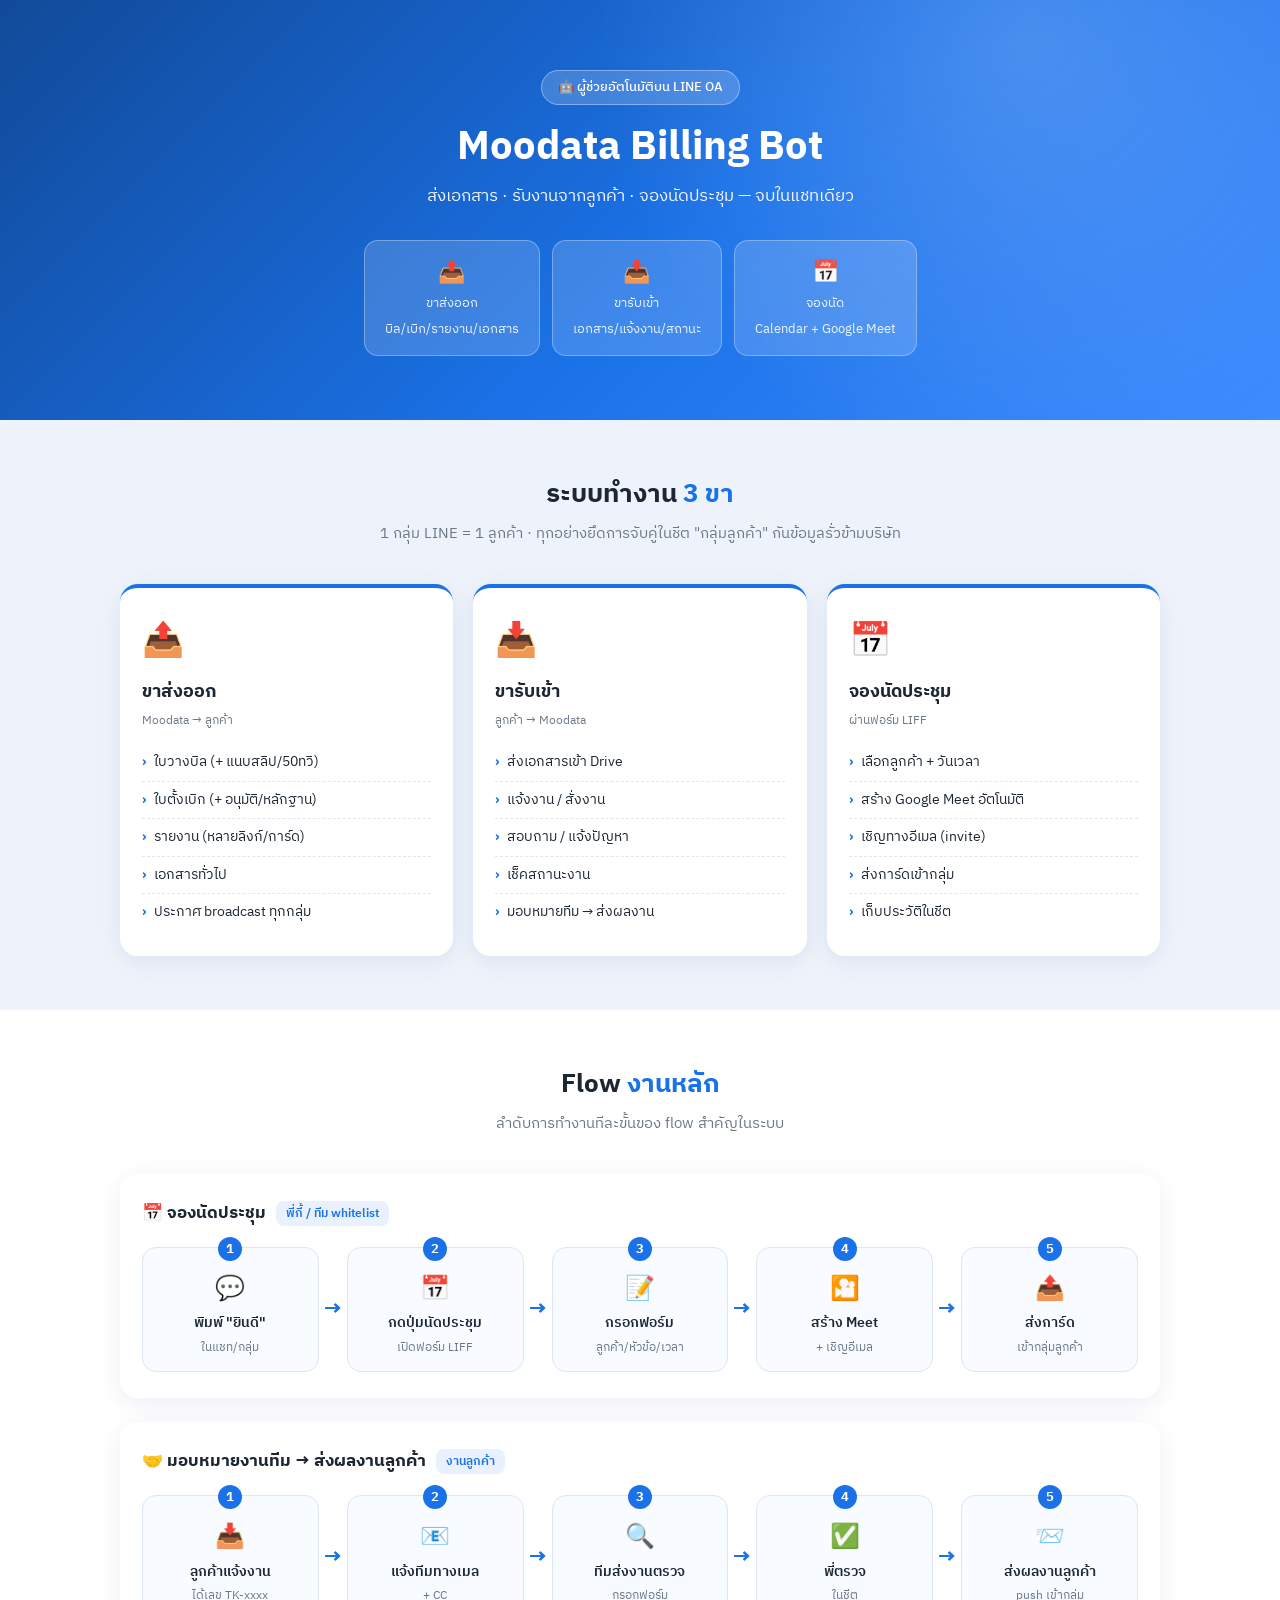
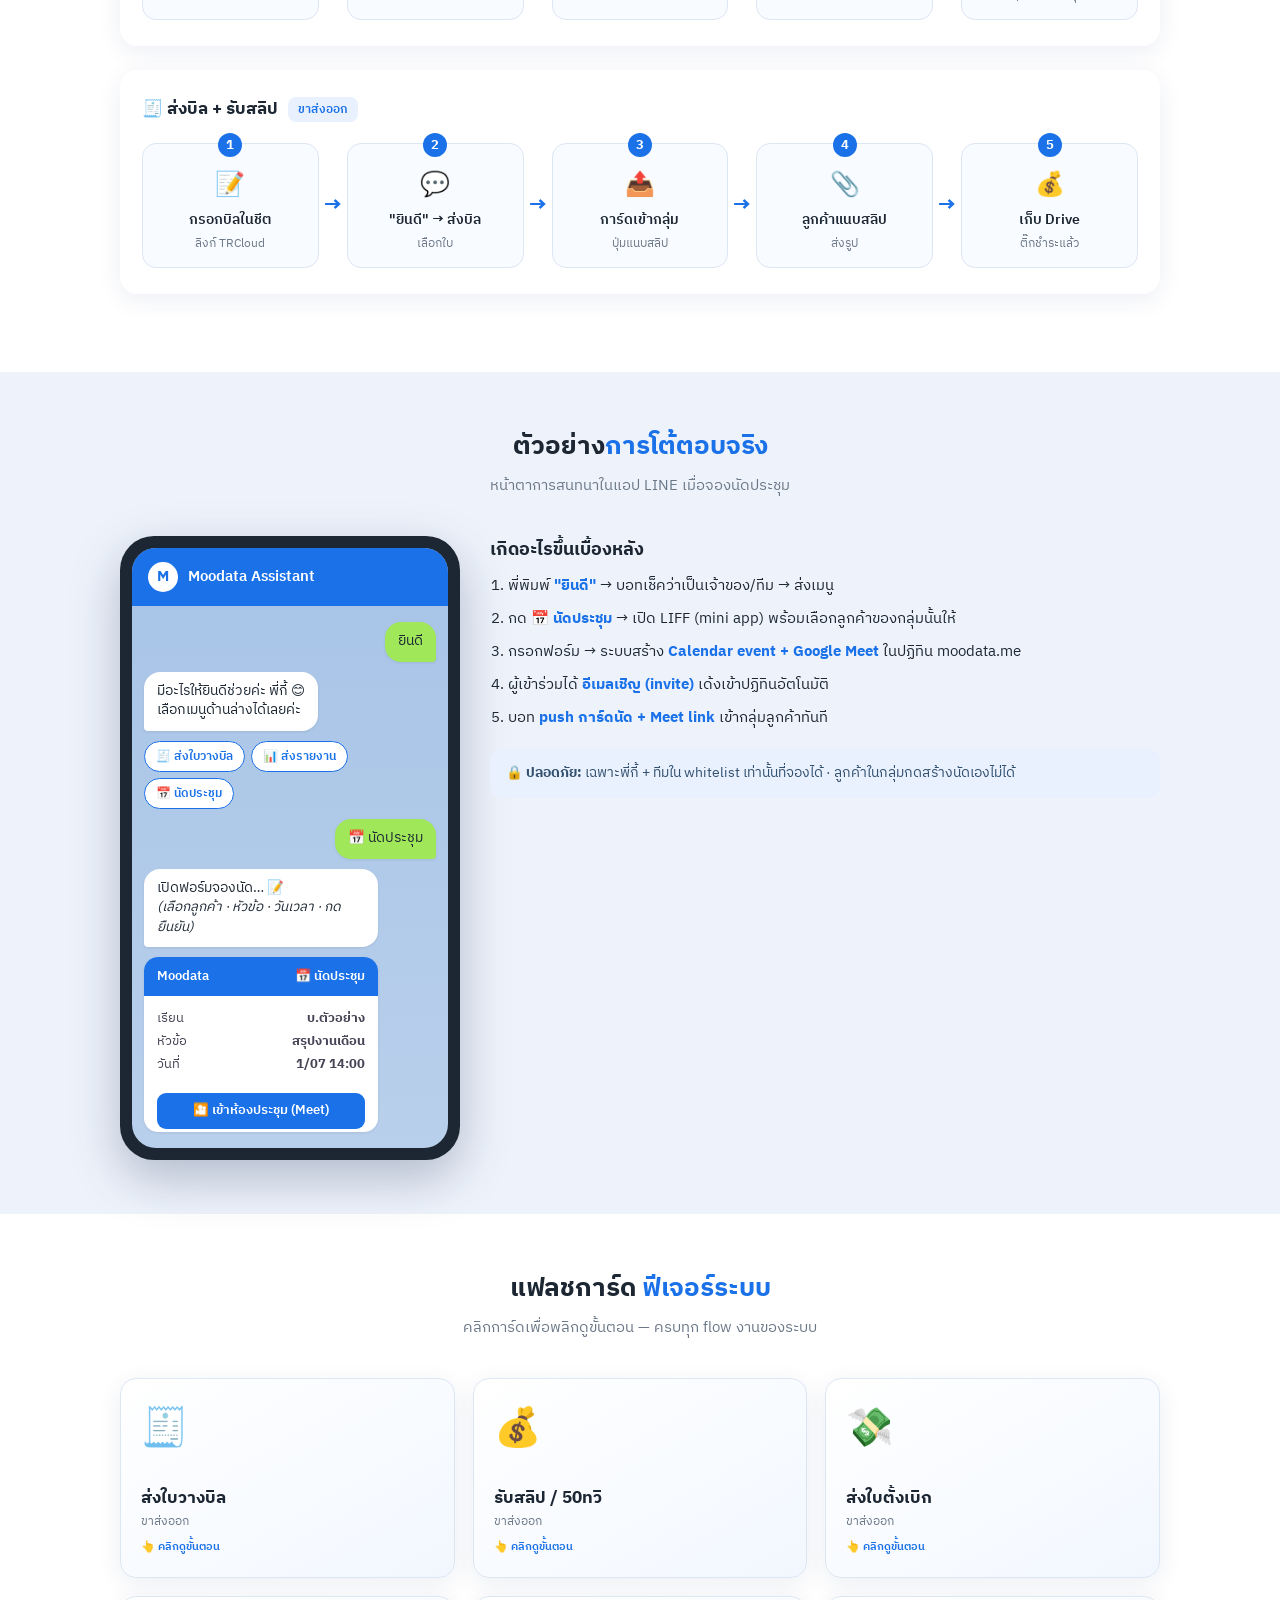
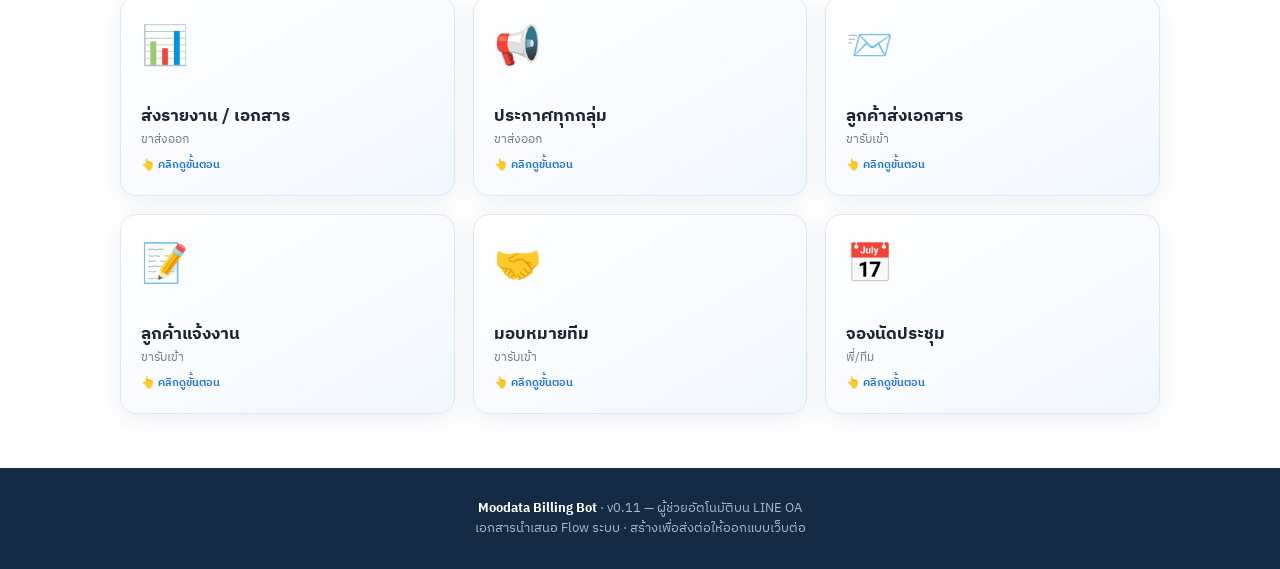
<file: system-flow.html>
<!DOCTYPE html>
<html lang="th">
<head>
<meta charset="UTF-8" />
<meta name="viewport" content="width=device-width, initial-scale=1.0" />
<title>Moodata Billing Bot — Flow ระบบ</title>
<link rel="preconnect" href="https://fonts.googleapis.com">
<link href="https://fonts.googleapis.com/css2?family=IBM+Plex+Sans+Thai:wght@400;500;600;700&display=swap" rel="stylesheet">
<style>
  :root{
    --brand:#1B72E8; --brand2:#3d8bff; --brand-dark:#114a99;
    --bg:#eef3fb; --card:#ffffff; --ink:#1c2733; --muted:#6b7888;
    --line:#dde6f3; --ok:#1faa59; --warn:#e8a13a; --soft:#e8f1fd;
    --shadow:0 6px 24px rgba(20,50,110,.08);
  }
  *{box-sizing:border-box;margin:0;padding:0;}
  body{
    font-family:'IBM Plex Sans Thai',system-ui,sans-serif;
    background:var(--bg); color:var(--ink); line-height:1.6; -webkit-font-smoothing:antialiased;
  }
  .wrap{max-width:1080px;margin:0 auto;padding:0 20px;}
  section{padding:54px 0;}
  h2.sec{font-size:26px;font-weight:700;text-align:center;margin-bottom:6px;}
  h2.sec .em{color:var(--brand);}
  p.sub{text-align:center;color:var(--muted);max-width:640px;margin:0 auto 38px;font-size:15px;}

  /* ── HERO ── */
  .hero{
    background:linear-gradient(135deg,var(--brand-dark),var(--brand) 55%,var(--brand2));
    color:#fff;padding:70px 20px 64px;text-align:center;position:relative;overflow:hidden;
  }
  .hero::after{content:"";position:absolute;inset:0;
    background:radial-gradient(circle at 80% 10%,rgba(255,255,255,.18),transparent 40%);}
  .hero .badge{display:inline-block;background:rgba(255,255,255,.18);border:1px solid rgba(255,255,255,.35);
    padding:6px 16px;border-radius:999px;font-size:13px;font-weight:500;margin-bottom:18px;backdrop-filter:blur(4px);}
  .hero h1{font-size:40px;font-weight:700;line-height:1.2;position:relative;}
  .hero p{font-size:17px;opacity:.95;margin-top:12px;position:relative;}
  .hero .chips{display:flex;gap:12px;justify-content:center;flex-wrap:wrap;margin-top:30px;position:relative;}
  .hero .chip{background:rgba(255,255,255,.16);border:1px solid rgba(255,255,255,.3);border-radius:14px;
    padding:14px 20px;min-width:150px;backdrop-filter:blur(6px);}
  .hero .chip b{font-size:22px;display:block;}
  .hero .chip span{font-size:13px;opacity:.9;}

  /* ── 3 ขา ── */
  .pillars{display:grid;grid-template-columns:repeat(3,1fr);gap:20px;}
  .pillar{background:var(--card);border-radius:18px;padding:26px 22px;box-shadow:var(--shadow);
    border-top:4px solid var(--brand);transition:transform .2s;}
  .pillar:hover{transform:translateY(-4px);}
  .pillar .ic{font-size:34px;}
  .pillar h3{font-size:18px;margin:10px 0 4px;}
  .pillar .tag{font-size:12px;color:var(--muted);margin-bottom:14px;}
  .pillar ul{list-style:none;}
  .pillar li{padding:7px 0;border-top:1px dashed var(--line);font-size:14px;display:flex;gap:8px;align-items:center;}
  .pillar li:first-child{border-top:none;}
  .pillar li .d{color:var(--brand);font-weight:700;}

  /* ── FLOW diagram ── */
  .flowblock{background:var(--card);border-radius:18px;padding:26px 22px;box-shadow:var(--shadow);margin-bottom:24px;}
  .flowblock h3{font-size:17px;margin-bottom:20px;display:flex;align-items:center;gap:10px;}
  .flowblock h3 .pill{background:var(--soft);color:var(--brand);font-size:12px;font-weight:600;padding:3px 10px;border-radius:8px;}
  .steps{display:flex;align-items:stretch;gap:0;flex-wrap:wrap;}
  .step{flex:1;min-width:140px;background:#f8fbff;border:1.5px solid var(--line);border-radius:14px;
    padding:14px 14px;position:relative;text-align:center;}
  .step .n{position:absolute;top:-11px;left:50%;transform:translateX(-50%);background:var(--brand);color:#fff;
    width:24px;height:24px;border-radius:50%;font-size:13px;font-weight:700;line-height:24px;}
  .step .si{font-size:24px;margin-top:8px;}
  .step .st{font-weight:600;font-size:14px;margin-top:4px;}
  .step .sd{font-size:12px;color:var(--muted);margin-top:3px;}
  .arrow{display:flex;align-items:center;justify-content:center;color:var(--brand);font-size:22px;font-weight:700;padding:0 4px;}
  @media(max-width:760px){ .arrow{transform:rotate(90deg);width:100%;padding:6px 0;} .step{min-width:100%;} }

  /* ── CHAT mockup ── */
  .chatgrid{display:grid;grid-template-columns:340px 1fr;gap:30px;align-items:start;}
  .phone{background:#1c2733;border-radius:34px;padding:12px;box-shadow:0 18px 50px rgba(20,40,80,.28);}
  .phone .screen{background:linear-gradient(#a7c3e6,#b9d0ec);border-radius:24px;overflow:hidden;height:600px;display:flex;flex-direction:column;}
  .phone .bar{background:var(--brand);color:#fff;padding:14px 16px;display:flex;align-items:center;gap:10px;font-weight:600;font-size:15px;}
  .phone .bar .av{width:30px;height:30px;border-radius:50%;background:#fff;color:var(--brand);text-align:center;line-height:30px;font-weight:700;}
  .phone .msgs{flex:1;overflow-y:auto;padding:16px 12px;display:flex;flex-direction:column;gap:10px;}
  .bub{max-width:80%;padding:10px 13px;border-radius:16px;font-size:13.5px;box-shadow:0 1px 3px rgba(0,0,0,.08);line-height:1.45;}
  .bub.me{align-self:flex-end;background:#9be15d;background:#a0e75a;border-bottom-right-radius:4px;}
  .bub.bot{align-self:flex-start;background:#fff;border-bottom-left-radius:4px;}
  .bub.card{align-self:flex-start;background:#fff;padding:0;overflow:hidden;width:80%;border-radius:14px;}
  .bub.card .ch{background:var(--brand);color:#fff;padding:10px 13px;font-weight:600;font-size:13px;display:flex;justify-content:space-between;}
  .bub.card .cb{padding:11px 13px;font-size:13px;}
  .bub.card .cb .row{display:flex;justify-content:space-between;padding:2px 0;color:#445;}
  .bub.card .btn{display:block;margin:6px 13px;padding:9px;border-radius:9px;background:var(--brand);color:#fff;text-align:center;font-size:12.5px;font-weight:600;}
  .bub.card .btn.sec{background:#eef2f7;color:#445;}
  .qr{align-self:flex-start;display:flex;gap:6px;flex-wrap:wrap;max-width:90%;}
  .qr span{background:#fff;color:var(--brand);border:1px solid var(--brand);border-radius:999px;padding:5px 11px;font-size:12px;font-weight:600;}
  .chatnote h3{font-size:18px;margin-bottom:8px;}
  .chatnote ol{margin-left:18px;}
  .chatnote li{margin:10px 0;font-size:14.5px;}
  .chatnote li b{color:var(--brand);}
  .chatnote .tipbox{background:var(--soft);border-radius:12px;padding:14px 16px;margin-top:18px;font-size:13.5px;color:#33506f;}
  @media(max-width:820px){ .chatgrid{grid-template-columns:1fr;} .phone{max-width:340px;margin:0 auto;} }

  /* ── FLASHCARDS ── */
  .cards{display:grid;grid-template-columns:repeat(3,1fr);gap:18px;}
  .fc{perspective:1200px;height:200px;cursor:pointer;}
  .fc-in{position:relative;width:100%;height:100%;transition:transform .55s;transform-style:preserve-3d;}
  .fc.flip .fc-in{transform:rotateY(180deg);}
  .fc-face{position:absolute;inset:0;backface-visibility:hidden;border-radius:16px;padding:20px;display:flex;flex-direction:column;box-shadow:var(--shadow);}
  .fc-front{background:linear-gradient(150deg,#fff,#f2f7ff);border:1px solid var(--line);}
  .fc-front .ic{font-size:38px;}
  .fc-front h4{font-size:17px;margin-top:auto;}
  .fc-front .who{font-size:12px;color:var(--muted);}
  .fc-front .hint{font-size:11px;color:var(--brand);margin-top:8px;font-weight:600;}
  .fc-back{background:linear-gradient(150deg,var(--brand),var(--brand-dark));color:#fff;transform:rotateY(180deg);}
  .fc-back h4{font-size:15px;margin-bottom:8px;}
  .fc-back ol{margin-left:16px;font-size:12.5px;line-height:1.7;}
  @media(max-width:820px){ .cards{grid-template-columns:1fr 1fr;} }
  @media(max-width:540px){ .cards,.pillars{grid-template-columns:1fr;} }

  footer{background:#152a44;color:#aab8cc;text-align:center;padding:30px 20px;font-size:13px;}
  footer b{color:#fff;}
</style>
</head>
<body>

<!-- HERO -->
<div class="hero">
  <div class="badge">🤖 ผู้ช่วยอัตโนมัติบน LINE OA</div>
  <h1>Moodata Billing Bot</h1>
  <p>ส่งเอกสาร · รับงานจากลูกค้า · จองนัดประชุม — จบในแชทเดียว</p>
  <div class="chips">
    <div class="chip"><b>📤</b><span>ขาส่งออก<br>บิล/เบิก/รายงาน/เอกสาร</span></div>
    <div class="chip"><b>📥</b><span>ขารับเข้า<br>เอกสาร/แจ้งงาน/สถานะ</span></div>
    <div class="chip"><b>📅</b><span>จองนัด<br>Calendar + Google Meet</span></div>
  </div>
</div>

<!-- 3 ขา -->
<section>
  <div class="wrap">
    <h2 class="sec">ระบบทำงาน <span class="em">3 ขา</span></h2>
    <p class="sub">1 กลุ่ม LINE = 1 ลูกค้า · ทุกอย่างยึดการจับคู่ในชีต "กลุ่มลูกค้า" กันข้อมูลรั่วข้ามบริษัท</p>
    <div class="pillars">
      <div class="pillar">
        <div class="ic">📤</div>
        <h3>ขาส่งออก</h3>
        <div class="tag">Moodata → ลูกค้า</div>
        <ul>
          <li><span class="d">›</span> ใบวางบิล (+ แนบสลิป/50ทวิ)</li>
          <li><span class="d">›</span> ใบตั้งเบิก (+ อนุมัติ/หลักฐาน)</li>
          <li><span class="d">›</span> รายงาน (หลายลิงก์/การ์ด)</li>
          <li><span class="d">›</span> เอกสารทั่วไป</li>
          <li><span class="d">›</span> ประกาศ broadcast ทุกกลุ่ม</li>
        </ul>
      </div>
      <div class="pillar">
        <div class="ic">📥</div>
        <h3>ขารับเข้า</h3>
        <div class="tag">ลูกค้า → Moodata</div>
        <ul>
          <li><span class="d">›</span> ส่งเอกสารเข้า Drive</li>
          <li><span class="d">›</span> แจ้งงาน / สั่งงาน</li>
          <li><span class="d">›</span> สอบถาม / แจ้งปัญหา</li>
          <li><span class="d">›</span> เช็คสถานะงาน</li>
          <li><span class="d">›</span> มอบหมายทีม → ส่งผลงาน</li>
        </ul>
      </div>
      <div class="pillar">
        <div class="ic">📅</div>
        <h3>จองนัดประชุม</h3>
        <div class="tag">ผ่านฟอร์ม LIFF</div>
        <ul>
          <li><span class="d">›</span> เลือกลูกค้า + วันเวลา</li>
          <li><span class="d">›</span> สร้าง Google Meet อัตโนมัติ</li>
          <li><span class="d">›</span> เชิญทางอีเมล (invite)</li>
          <li><span class="d">›</span> ส่งการ์ดเข้ากลุ่ม</li>
          <li><span class="d">›</span> เก็บประวัติในชีต</li>
        </ul>
      </div>
    </div>
  </div>
</section>

<!-- FLOW diagrams -->
<section style="background:#fff;">
  <div class="wrap">
    <h2 class="sec">Flow <span class="em">งานหลัก</span></h2>
    <p class="sub">ลำดับการทำงานทีละขั้นของ flow สำคัญในระบบ</p>

    <div class="flowblock">
      <h3>📅 จองนัดประชุม <span class="pill">พี่กี้ / ทีม whitelist</span></h3>
      <div class="steps">
        <div class="step"><div class="n">1</div><div class="si">💬</div><div class="st">พิมพ์ "ยินดี"</div><div class="sd">ในแชท/กลุ่ม</div></div>
        <div class="arrow">→</div>
        <div class="step"><div class="n">2</div><div class="si">📅</div><div class="st">กดปุ่มนัดประชุม</div><div class="sd">เปิดฟอร์ม LIFF</div></div>
        <div class="arrow">→</div>
        <div class="step"><div class="n">3</div><div class="si">📝</div><div class="st">กรอกฟอร์ม</div><div class="sd">ลูกค้า/หัวข้อ/เวลา</div></div>
        <div class="arrow">→</div>
        <div class="step"><div class="n">4</div><div class="si">🎦</div><div class="st">สร้าง Meet</div><div class="sd">+ เชิญอีเมล</div></div>
        <div class="arrow">→</div>
        <div class="step"><div class="n">5</div><div class="si">📤</div><div class="st">ส่งการ์ด</div><div class="sd">เข้ากลุ่มลูกค้า</div></div>
      </div>
    </div>

    <div class="flowblock">
      <h3>🤝 มอบหมายงานทีม → ส่งผลงานลูกค้า <span class="pill">งานลูกค้า</span></h3>
      <div class="steps">
        <div class="step"><div class="n">1</div><div class="si">📥</div><div class="st">ลูกค้าแจ้งงาน</div><div class="sd">ได้เลข TK-xxxx</div></div>
        <div class="arrow">→</div>
        <div class="step"><div class="n">2</div><div class="si">📧</div><div class="st">แจ้งทีมทางเมล</div><div class="sd">+ CC</div></div>
        <div class="arrow">→</div>
        <div class="step"><div class="n">3</div><div class="si">🔍</div><div class="st">ทีมส่งงานตรวจ</div><div class="sd">กรอกฟอร์ม</div></div>
        <div class="arrow">→</div>
        <div class="step"><div class="n">4</div><div class="si">✅</div><div class="st">พี่ตรวจ</div><div class="sd">ในชีต</div></div>
        <div class="arrow">→</div>
        <div class="step"><div class="n">5</div><div class="si">📨</div><div class="st">ส่งผลงานลูกค้า</div><div class="sd">push เข้ากลุ่ม</div></div>
      </div>
    </div>

    <div class="flowblock">
      <h3>🧾 ส่งบิล + รับสลิป <span class="pill">ขาส่งออก</span></h3>
      <div class="steps">
        <div class="step"><div class="n">1</div><div class="si">📝</div><div class="st">กรอกบิลในชีต</div><div class="sd">ลิงก์ TRCloud</div></div>
        <div class="arrow">→</div>
        <div class="step"><div class="n">2</div><div class="si">💬</div><div class="st">"ยินดี" → ส่งบิล</div><div class="sd">เลือกใบ</div></div>
        <div class="arrow">→</div>
        <div class="step"><div class="n">3</div><div class="si">📤</div><div class="st">การ์ดเข้ากลุ่ม</div><div class="sd">ปุ่มแนบสลิป</div></div>
        <div class="arrow">→</div>
        <div class="step"><div class="n">4</div><div class="si">📎</div><div class="st">ลูกค้าแนบสลิป</div><div class="sd">ส่งรูป</div></div>
        <div class="arrow">→</div>
        <div class="step"><div class="n">5</div><div class="si">💰</div><div class="st">เก็บ Drive</div><div class="sd">ติ๊กชำระแล้ว</div></div>
      </div>
    </div>
  </div>
</section>

<!-- CHAT mockup -->
<section>
  <div class="wrap">
    <h2 class="sec">ตัวอย่าง<span class="em">การโต้ตอบจริง</span></h2>
    <p class="sub">หน้าตาการสนทนาในแอป LINE เมื่อจองนัดประชุม</p>
    <div class="chatgrid">
      <div class="phone">
        <div class="screen">
          <div class="bar"><span class="av">M</span> Moodata Assistant</div>
          <div class="msgs">
            <div class="bub me">ยินดี</div>
            <div class="bub bot">มีอะไรให้ยินดีช่วยค่ะ พี่กี้ 😊<br>เลือกเมนูด้านล่างได้เลยค่ะ</div>
            <div class="qr">
              <span>🧾 ส่งใบวางบิล</span><span>📊 ส่งรายงาน</span><span>📅 นัดประชุม</span>
            </div>
            <div class="bub me">📅 นัดประชุม</div>
            <div class="bub bot">เปิดฟอร์มจองนัด… 📝<br><i>(เลือกลูกค้า · หัวข้อ · วันเวลา · กดยืนยัน)</i></div>
            <div class="bub card">
              <div class="ch"><span>Moodata</span><span>📅 นัดประชุม</span></div>
              <div class="cb">
                <div class="row"><span>เรียน</span><b>บ.ตัวอย่าง</b></div>
                <div class="row"><span>หัวข้อ</span><b>สรุปงานเดือน</b></div>
                <div class="row"><span>วันที่</span><b>1/07 14:00</b></div>
              </div>
              <a class="btn">🎦 เข้าห้องประชุม (Meet)</a>
              <a class="btn sec">📅 เพิ่มลงปฏิทิน</a>
            </div>
          </div>
        </div>
      </div>
      <div class="chatnote">
        <h3>เกิดอะไรขึ้นเบื้องหลัง</h3>
        <ol>
          <li>พี่พิมพ์ <b>"ยินดี"</b> → บอทเช็คว่าเป็นเจ้าของ/ทีม → ส่งเมนู</li>
          <li>กด <b>📅 นัดประชุม</b> → เปิด LIFF (mini app) พร้อมเลือกลูกค้าของกลุ่มนั้นให้</li>
          <li>กรอกฟอร์ม → ระบบสร้าง <b>Calendar event + Google Meet</b> ในปฏิทิน moodata.me</li>
          <li>ผู้เข้าร่วมได้ <b>อีเมลเชิญ (invite)</b> เด้งเข้าปฏิทินอัตโนมัติ</li>
          <li>บอท <b>push การ์ดนัด + Meet link</b> เข้ากลุ่มลูกค้าทันที</li>
        </ol>
        <div class="tipbox">🔒 <b>ปลอดภัย:</b> เฉพาะพี่กี้ + ทีมใน whitelist เท่านั้นที่จองได้ · ลูกค้าในกลุ่มกดสร้างนัดเองไม่ได้</div>
      </div>
    </div>
  </div>
</section>

<!-- FLASHCARDS -->
<section style="background:#fff;">
  <div class="wrap">
    <h2 class="sec">แฟลชการ์ด <span class="em">ฟีเจอร์ระบบ</span></h2>
    <p class="sub">คลิกการ์ดเพื่อพลิกดูขั้นตอน — ครบทุก flow งานของระบบ</p>
    <div class="cards" id="cards"></div>
  </div>
</section>

<footer>
  <b>Moodata Billing Bot</b> · v0.11 — ผู้ช่วยอัตโนมัติบน LINE OA<br>
  เอกสารนำเสนอ Flow ระบบ · สร้างเพื่อส่งต่อให้ออกแบบเว็บต่อ
</footer>

<script>
  // แฟลชการ์ด — เนื้อหา flow งานของระบบ (แก้/เพิ่มได้ที่นี่)
  var CARDS = [
    { ic:'🧾', title:'ส่งใบวางบิล', who:'ขาส่งออก', steps:['กรอกบิลในชีต "ใบวางบิล"','พิมพ์ "ยินดี" → ส่งใบวางบิล','เลือกใบ (หรือส่งทั้งหมด)','การ์ดเข้ากลุ่มลูกค้า + ปุ่มแนบสลิป'] },
    { ic:'💰', title:'รับสลิป / 50ทวิ', who:'ขาส่งออก', steps:['ลูกค้ากดปุ่มใต้การ์ดบิล','ส่งรูปสลิป/50ทวิ ในกลุ่ม','ระบบเก็บลง Google Drive','ติ๊กสถานะชำระ/50ทวิ ในชีตให้'] },
    { ic:'💸', title:'ส่งใบตั้งเบิก', who:'ขาส่งออก', steps:['กรอกชีต "ตั้งเบิก"','"ยินดี" → ส่งการเบิกจ่าย','การ์ดมีปุ่มอนุมัติ + แนบหลักฐาน','ติดตามสถานะในชีต'] },
    { ic:'📊', title:'ส่งรายงาน / เอกสาร', who:'ขาส่งออก', steps:['ใส่หลายลิงก์ "ชื่อ | ลิงก์"','1 การ์ด = หลายปุ่มเอกสาร','"ยินดี" → ส่งรายงาน/เอกสาร','เลือกแล้วส่งเข้ากลุ่ม'] },
    { ic:'📢', title:'ประกาศทุกกลุ่ม', who:'ขาส่งออก', steps:['"ยินดี" → แจ้งประกาศ','พิมพ์ข้อความประกาศ','ส่งเข้าทุกกลุ่มลูกค้ารวดเดียว'] },
    { ic:'📨', title:'ลูกค้าส่งเอกสาร', who:'ขารับเข้า', steps:['ลูกค้าพิมพ์ "เมนู" ในกลุ่ม','กดส่งเอกสาร → ส่งรูป/ไฟล์','พิมพ์ "เสร็จ" จบ','เก็บเข้าโฟลเดอร์ลูกค้าใน Drive'] },
    { ic:'📝', title:'ลูกค้าแจ้งงาน', who:'ขารับเข้า', steps:['"เมนู" → แจ้งงาน/สอบถาม/ปัญหา','พิมพ์รายละเอียด','ได้เลขที่ TK-xxxx','แจ้งทีมภายในอัตโนมัติ'] },
    { ic:'🤝', title:'มอบหมายทีม', who:'ขารับเข้า', steps:['กรอกอีเมลทีม + CC ในชีตงาน','เมนู 📧 แจ้งทีมทางเมล','ทีมกดปุ่มในเมล "ส่งงานตรวจ"','พี่ตรวจ → 📨 ส่งผลงานลูกค้า'] },
    { ic:'📅', title:'จองนัดประชุม', who:'พี่/ทีม', steps:['"ยินดี" → 📅 นัดประชุม','กรอกฟอร์ม LIFF','สร้าง Meet + เชิญอีเมล','การ์ดนัดเข้ากลุ่มลูกค้า'] },
  ];
  var box = document.getElementById('cards');
  CARDS.forEach(function(c){
    var el = document.createElement('div');
    el.className = 'fc';
    el.innerHTML =
      '<div class="fc-in">'+
        '<div class="fc-face fc-front"><div class="ic">'+c.ic+'</div>'+
          '<h4>'+c.title+'</h4><div class="who">'+c.who+'</div>'+
          '<div class="hint">👆 คลิกดูขั้นตอน</div></div>'+
        '<div class="fc-face fc-back"><h4>'+c.ic+' '+c.title+'</h4><ol>'+
          c.steps.map(function(s){return '<li>'+s+'</li>';}).join('')+
        '</ol></div>'+
      '</div>';
    el.addEventListener('click', function(){ el.classList.toggle('flip'); });
    box.appendChild(el);
  });
</script>
</body>
</html>
</file>
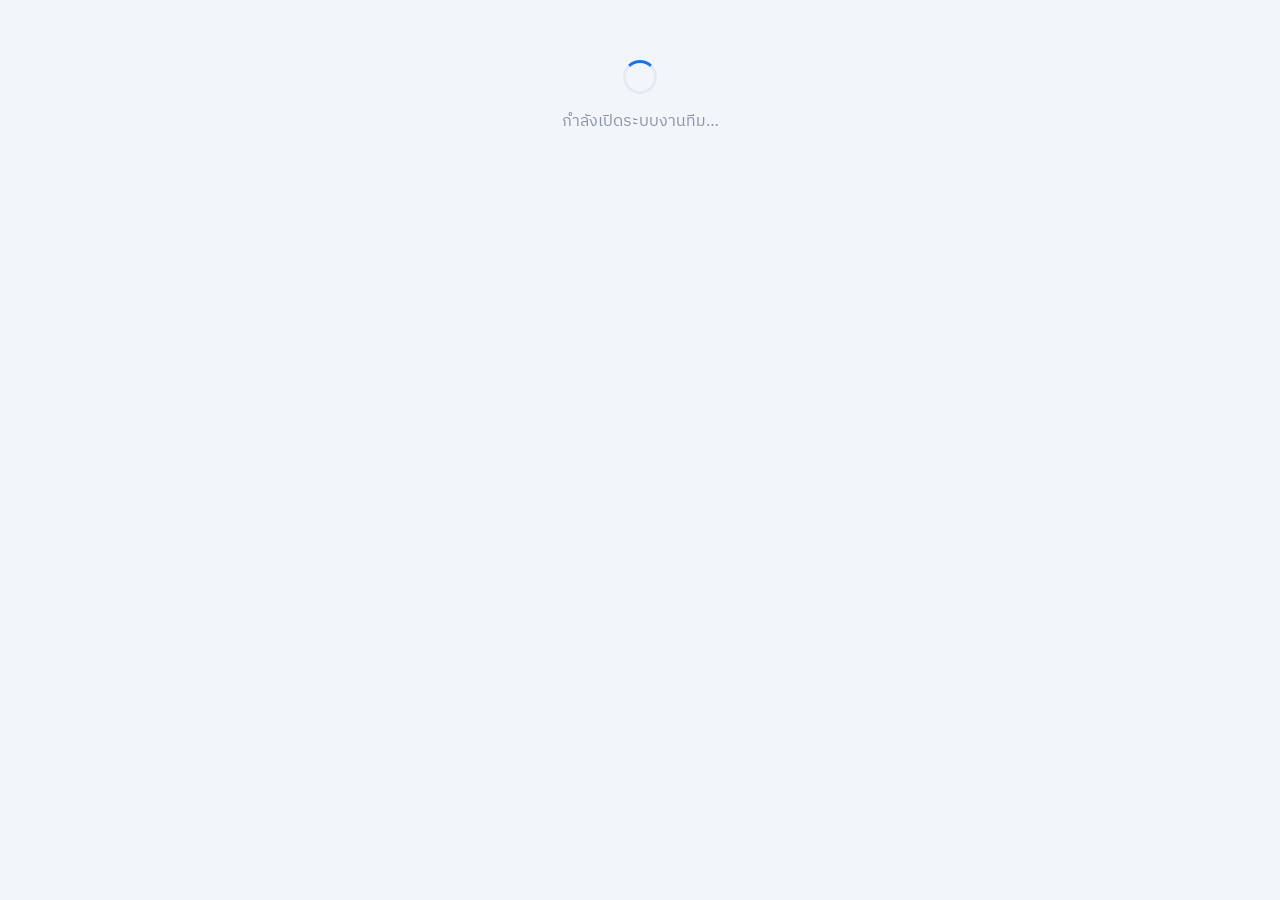
<file: team-app.html>
<!DOCTYPE html>
<html lang="th">
<head>
<meta charset="UTF-8">
<meta name="viewport" content="width=device-width, initial-scale=1, maximum-scale=1, user-scalable=no">
<title>งานทีม Moodata</title>
<link rel="preconnect" href="https://fonts.googleapis.com">
<link href="https://fonts.googleapis.com/css2?family=IBM+Plex+Sans+Thai:wght@400;500;600;700&display=swap" rel="stylesheet">
<script charset="utf-8" src="https://static.line-scdn.net/liff/edge/2/sdk.js"></script>
<script src="yd-auth.js?v=20261004"></script>
<style>
  :root{ --blue:#1B72E8; --bg:#F2F5FA; --card:#fff; --line:#E4E9F2; --muted:#8A94A6; --text:#242B36; }
  *{ box-sizing:border-box; -webkit-tap-highlight-color:transparent; }
  body{ margin:0; font-family:'IBM Plex Sans Thai',sans-serif; background:var(--bg); color:var(--text); }
  .hide{ display:none !important; }
  header{ background:var(--blue); color:#fff; padding:16px 16px 0; position:sticky; top:0; z-index:10; }
  header h1{ margin:0 0 12px; font-size:18px; font-weight:700; display:flex; align-items:center; gap:8px; }
  header h1 .who{ margin-left:auto; font-size:13px; font-weight:400; opacity:.85; }
  .tabs{ display:flex; gap:6px; overflow-x:auto; -webkit-overflow-scrolling:touch; }
  .tab{ flex:1 0 auto; min-width:80px; white-space:nowrap; text-align:center; padding:10px 12px; background:rgba(255,255,255,.15); color:#fff;
        border-radius:10px 10px 0 0; font-weight:600; font-size:14px; cursor:pointer; }
  .tab.active{ background:var(--bg); color:var(--blue); }
  main{ padding:14px; }
  .chips{ display:flex; gap:6px; overflow-x:auto; padding-bottom:10px; }
  .chip{ white-space:nowrap; padding:6px 12px; border-radius:999px; background:#fff; border:1px solid var(--line);
         font-size:13px; color:var(--muted); cursor:pointer; }
  .chip.active{ background:var(--blue); color:#fff; border-color:var(--blue); }
  .search{ width:100%; padding:10px 12px; border:1px solid var(--line); border-radius:10px; font-family:inherit;
           font-size:14px; margin-bottom:10px; }
  .card{ background:var(--card); border:1px solid var(--line); border-radius:14px; padding:14px; margin-bottom:12px; }
  .card .row1{ display:flex; align-items:center; gap:8px; }
  .no{ font-weight:700; color:var(--blue); font-size:14px; }
  .badge{ margin-left:auto; font-size:12px; padding:3px 9px; border-radius:999px; font-weight:600; }
  .b-new{ background:#EEF1F6; color:#5B6472; } .b-doing{ background:#E3EEFD; color:#1B72E8; }
  .b-review{ background:#FDF0E1; color:#C87F1E; } .b-done{ background:#E4F5EA; color:#1E9E5A; }
  .b-cancel{ background:#FBE7E7; color:#C0392B; }
  .cust{ font-weight:600; margin-top:8px; } .cat{ font-size:12px; color:var(--muted); }
  .detail{ font-size:14px; color:#4A5262; margin-top:6px; white-space:pre-wrap; }
  .kv{ font-size:13px; margin-top:8px; } .kv b{ color:var(--muted); font-weight:500; }
  .kv a{ color:var(--blue); word-break:break-all; }
  .assignee{ font-size:13px; color:#4A5262; margin-top:8px; }
  .assignee.none{ color:#C87F1E; }
  .acts{ display:flex; flex-wrap:wrap; gap:8px; margin-top:12px; }
  .btn{ border:none; border-radius:10px; padding:9px 14px; font-family:inherit; font-size:14px; font-weight:600;
        cursor:pointer; flex:1; min-width:120px; }
  .btn-p{ background:var(--blue); color:#fff; } .btn-s{ background:#EEF1F6; color:#333; }
  .btn-g{ background:#1E9E5A; color:#fff; }
  .assignRow{ display:flex; gap:8px; margin-top:12px; }
  .assignRow select{ flex:1; padding:9px; border:1px solid var(--line); border-radius:10px; font-family:inherit; font-size:14px; }
  .assignRow .btn{ flex:0 0 auto; min-width:0; }
  .grp{ display:flex; align-items:center; gap:8px; margin:16px 2px 8px; font-weight:700; font-size:15px; color:#2A3444; }
  .grp .cnt{ font-size:12px; font-weight:500; color:#fff; background:var(--blue); border-radius:999px; padding:1px 9px; }
  .grp:first-child{ margin-top:2px; }
  .bcard{ background:var(--card); border:1px solid var(--line); border-radius:12px; padding:12px 14px; margin-bottom:8px; }
  .bcard .row1{ display:flex; align-items:center; gap:8px; }
  .bcard .detail{ font-size:13px; margin-top:4px; }
  .bcard .assignee{ margin-top:6px; }
  .empty{ text-align:center; color:var(--muted); padding:50px 20px; }
  .loading{ text-align:center; padding:60px 20px; color:var(--muted); }
  .spin{ width:34px;height:34px;border:3px solid var(--line);border-top-color:var(--blue);border-radius:50%;
         margin:0 auto 14px; animation:sp 1s linear infinite; } @keyframes sp{to{transform:rotate(360deg)}}
  .fatal{ text-align:center; padding:60px 24px; color:#C0392B; }
  /* modal */
  .mask{ position:fixed; inset:0; background:rgba(20,28,40,.5); display:flex; align-items:flex-end; z-index:50; }
  .sheet{ background:#fff; width:100%; border-radius:18px 18px 0 0; padding:20px 18px 26px; max-height:88vh; overflow:auto; }
  .sheet h3{ margin:0 0 4px; font-size:17px; } .sheet .sub{ color:var(--muted); font-size:13px; margin-bottom:14px; }
  .fld{ margin-bottom:12px; } .fld label{ display:block; font-size:13px; font-weight:600; margin-bottom:5px; }
  .fld input,.fld textarea{ width:100%; padding:10px 12px; border:1px solid var(--line); border-radius:10px;
        font-family:inherit; font-size:14px; } .fld textarea{ min-height:74px; resize:vertical; }
  .err{ background:#FBE7E7; color:#C0392B; padding:9px 12px; border-radius:8px; font-size:13px; margin-bottom:10px; }
  .toast{ position:fixed; left:50%; bottom:24px; transform:translateX(-50%); background:#242B36; color:#fff;
          padding:11px 18px; border-radius:12px; font-size:14px; z-index:99; opacity:0; transition:.25s; }
  .toast.show{ opacity:1; }
  /* สลิปเงินเดือน */
  .slip .sliphead{ font-weight:700; font-size:15px; color:var(--blue); }
  .slip .slipname{ font-size:13px; color:var(--muted); margin:2px 0 12px; }
  .ssec{ font-size:12px; font-weight:700; margin:4px 0 6px; }
  .ssec.inc{ color:#16A34A; } .ssec.ded{ color:#DC2626; }
  .srow{ display:flex; justify-content:space-between; font-size:14px; color:#4A5262; padding:3px 0; }
  .srow-b{ font-weight:700; color:var(--text); }
  .sdiv{ border-top:1px solid var(--line); margin:10px 0; }
  .snet{ display:flex; justify-content:space-between; font-size:16px; font-weight:700; color:var(--blue); margin-top:4px; }
  /* ── แถบสรุปยอดตามสถานะ ── */
  .sumbar{ display:flex; gap:8px; overflow-x:auto; padding-bottom:12px; -webkit-overflow-scrolling:touch; }
  .scard{ flex:0 0 auto; min-width:76px; background:#fff; border:1px solid var(--line); border-radius:12px; padding:8px 12px; text-align:center; }
  .scard b{ display:block; font-size:20px; line-height:1.15; }
  .scard span{ font-size:11px; color:var(--muted); white-space:nowrap; }
  .scard.all b{ color:var(--blue); } .scard.doing b{ color:#1B72E8; } .scard.new b{ color:#5B6472; }
  .scard.review b{ color:#C87F1E; } .scard.done b{ color:#1E9E5A; } .scard.over b{ color:#DC2626; }
  .scard.over{ border-color:#F5C2C2; background:#FEF2F2; }
  /* ── หัวกระดาน + บาร์ความสำเร็จต่อบริษัท ── */
  .boardhead{ font-size:13px; font-weight:600; color:#4A5262; margin:2px 2px 12px; }
  .grp .cnt.warn{ background:#DC2626; }
  .pwrap{ margin:0 2px 12px; }
  .pmeta{ display:flex; align-items:center; gap:8px; font-size:12px; color:var(--muted); margin-bottom:5px; }
  .pmeta .over{ color:#DC2626; font-weight:700; margin-left:auto; }
  .pbar{ height:8px; border-radius:999px; background:#EDF1F7; overflow:hidden; }
  .pfill{ height:100%; border-radius:999px; background:#1E9E5A; transition:width .3s; }
  .pbar.over .pfill{ background:#DC2626; }
</style>
</head>
<body>

<div id="boot" class="loading"><div class="spin"></div>กำลังเปิดระบบงานทีม…</div>
<div id="fatal" class="fatal hide"><div style="font-size:34px">⚠️</div><p id="fatalMsg"></p></div>

<div id="app" class="hide">
  <header>
    <h1>🗂️ งานทีม Moodata <span class="who" id="who"></span></h1>
    <div class="tabs">
      <div class="tab" id="tabMine" onclick="switchTab('mine')">งานของฉัน</div>
      <div class="tab" id="tabBoard" onclick="switchTab('board')">งานทั้งหมด</div>
      <div class="tab" id="tabReview" onclick="switchTab('review')">🔍 รอตรวจ</div>
      <div class="tab" id="tabAll" onclick="switchTab('all')">ภาพรวม</div>
      <div class="tab" id="tabLeave" onclick="switchTab('leave')">📝 ลา</div>
      <div class="tab" id="tabSlip" onclick="switchTab('slip')">📄 สลิป</div>
      <div class="tab" id="tabApprove" onclick="switchTab('approve')">✅ อนุมัติลา</div>
    </div>
  </header>
  <main>
    <div id="filterMine" class="chips"></div>
    <div id="filterBoard" class="chips hide"></div>
    <input id="searchAll" class="search hide" placeholder="🔍 ค้นหา เลขงาน / ลูกค้า / รายละเอียด" oninput="debouncedAll()">
    <div id="filterAll" class="chips hide"></div>
    <div id="list"></div>
  </main>
</div>

<div id="toast" class="toast"></div>

<script>
  // ═══════════ ตั้งค่า ═══════════
  // สถาปัตยกรรม LIFF อันเดียว (Moodata): endpoint LIFF = โฟลเดอร์ราก moodata-billing-liff/
  //   เปิดหน้านี้ผ่าน  liff.line.me/{LIFF_ID}/team-app.html  (จองนัด = /appointment.html)
  //   ทุกหน้าใช้ LIFF_ID เดียวกัน → เพิ่มหน้าใหม่ไม่ต้องสร้าง LIFF ใหม่
  var LIFF_ID  = '2010533182-66TDQvCu';
  var EXEC_URL = 'https://script.google.com/macros/s/AKfycbwdOotltb--WwTuS-ECutq6uFQs536kjz-RyLuq1mm35Pbfnn25EptvIRkfjaZB6iJf/exec';
  // ═══════════════════════════════

  var UID='', IDTOKEN='', ROLE={isOwner:false,isTeam:false}, STATUSES=[], TEAM=[], CUSTOMERS=[], CACHE={}, LEAVE_TYPES=[];
  var TAB='mine', FILTER_MINE='', FILTER_ALL='', FILTER_BOARD='', BOARD_TASKS=[];
  var SLIP_MONTHS=[], SLIP_CUR='';

  function $(id){ return document.getElementById(id); }
  function esc(s){ return String(s||'').replace(/[&<>"]/g,function(c){return{'&':'&amp;','<':'&lt;','>':'&gt;','"':'&quot;'}[c];}); }
  function fatal(m){ $('boot').classList.add('hide'); $('app').classList.add('hide'); $('fatalMsg').textContent=m; $('fatal').classList.remove('hide'); }
  var _tt; function toast(m){ var t=$('toast'); t.textContent=m; t.classList.add('show'); clearTimeout(_tt); _tt=setTimeout(function(){t.classList.remove('show');},2200); }

  // เรียก backend (JSONP) + auto-retry: Apps Script redirect บางจังหวะคืน error มั่วๆ (ฝั่ง Google) → ลองซ้ำเอง
  function jsonp(params, _try){
    _try=_try||0; params=(window.YDAuth?YDAuth.attach(params):params);
    return new Promise(function(resolve,reject){
      var cb='cb_'+Date.now()+'_'+Math.floor(Math.random()*1e6);
      var timer=setTimeout(function(){cleanup();reject(new Error('หมดเวลาเชื่อมต่อ'));},60000);
      window[cb]=function(d){cleanup();resolve((window.YDAuth?YDAuth.check(d):d));};
      function cleanup(){clearTimeout(timer);delete window[cb];if(s.parentNode)s.parentNode.removeChild(s);}
      var qs=Object.keys(params).map(function(k){return encodeURIComponent(k)+'='+encodeURIComponent(params[k]);}).join('&');
      var s=document.createElement('script'); s.src=EXEC_URL+'?'+qs+'&callback='+cb;
      s.onerror=function(){
        cleanup();
        if(_try<2){ setTimeout(function(){ jsonp(params,_try+1).then(resolve,reject); }, 700); }  // retry ×3
        else reject(new Error('เชื่อมต่อเซิร์ฟเวอร์ไม่ได้'));
      };
      document.body.appendChild(s);
    });
  }

  // ───── สถานะ → คลาส badge ─────
  function badgeClass(st){
    if(st.indexOf('กำลังทำ')>=0) return 'b-doing';
    if(st.indexOf('รอตรวจ')>=0) return 'b-review';
    if(st.indexOf('เสร็จ')>=0) return 'b-done';
    if(st.indexOf('ยกเลิก')>=0) return 'b-cancel';
    return 'b-new';
  }

  // ───── สรุปยอด + เกินกำหนด ─────
  function isDone_(t){ return t.status.indexOf('เสร็จ')>=0; }
  function isCancel_(t){ return t.status.indexOf('ยกเลิก')>=0; }
  function endOfDay_(ms){ var d=new Date(ms); d.setHours(23,59,59,999); return d.getTime(); }
  function isOverdue_(t){ return !!t.dueMs && !isDone_(t) && !isCancel_(t) && Date.now()>endOfDay_(t.dueMs); }
  function cntSub_(arr,sub){ return arr.filter(function(t){return t.status.indexOf(sub)>=0;}).length; }
  // แถบการ์ดนับจำนวนตามสถานะ (ยึดชุดงานเต็ม ไม่ยึด chip กรอง)
  function summaryHtml(tasks){
    var live=(tasks||[]).filter(function(t){return !isCancel_(t);});
    var over=live.filter(isOverdue_).length;
    function pill(cls,lab,n){ return '<div class="scard '+cls+'"><b>'+n+'</b><span>'+lab+'</span></div>'; }
    return '<div class="sumbar">'+
      pill('all','ทั้งหมด',live.length)+
      pill('new','🆕 ใหม่',cntSub_(live,'ใหม่'))+
      pill('doing','🔵 ทำอยู่',cntSub_(live,'กำลังทำ'))+
      pill('review','🔍 รอตรวจ',cntSub_(live,'รอตรวจ'))+
      pill('done','✅ เสร็จ',cntSub_(live,'เสร็จ'))+
      (over? pill('over','⏰ เกินกำหนด',over):'')+
    '</div>';
  }

  // ───── แท็บ ─────
  function setTabUI(t){
    TAB=t;
    $('tabMine').classList.toggle('active', t==='mine');
    $('tabBoard').classList.toggle('active', t==='board');
    $('tabReview').classList.toggle('active', t==='review');
    $('tabAll').classList.toggle('active', t==='all');
    $('tabLeave').classList.toggle('active', t==='leave');
    $('tabSlip').classList.toggle('active', t==='slip');
    $('tabApprove').classList.toggle('active', t==='approve');
    $('filterMine').classList.toggle('hide', t!=='mine');
    $('filterBoard').classList.toggle('hide', t!=='board');
    $('searchAll').classList.toggle('hide', t!=='all');
    $('filterAll').classList.toggle('hide', t!=='all');
  }
  function switchTab(t){
    setTabUI(t);
    // cache: มีของเดิม → โชว์ทันที แล้วรีเฟรชเงียบเบื้องหลัง (silent)
    var cached=CACHE[t]!=null;
    if(cached) $('list').innerHTML=CACHE[t];
    if(t==='mine') loadMine(cached);
    else if(t==='board') loadBoard(cached);
    else if(t==='review') loadReview(cached);
    else if(t==='all') loadAll(cached);
    else if(t==='leave') loadLeave(cached);
    else if(t==='slip') loadPayslip(cached);
    else if(t==='approve') loadApprove(cached);
  }

  function renderChips(container, current, onPick){
    var opts=[{v:'',l:'ทั้งหมด'}].concat(STATUSES.filter(function(s){return s.indexOf('ยกเลิก')<0 || TAB==='all';}).map(function(s){return {v:s,l:s};}));
    if(TAB==='all') opts=[{v:'',l:'ทั้งหมด'}].concat(STATUSES.map(function(s){return {v:s,l:s};}));
    container.innerHTML='';
    opts.forEach(function(o){
      var c=document.createElement('div'); c.className='chip'+(o.v===current?' active':''); c.textContent=o.l;
      c.onclick=function(){ onPick(o.v); }; container.appendChild(c);
    });
  }

  // ───── โหลด งานของฉัน ─────
  function paintMine(tasks){
    var head=summaryHtml(tasks)+'<button class="btn btn-p" style="width:100%;margin-bottom:10px" onclick="openCreate()">➕ เปิดงานใหม่</button>';
    var ts=(tasks||[]); if(FILTER_MINE) ts=ts.filter(function(t){return t.status===FILTER_MINE;});
    var html=head+(ts.length?ts.map(cardMine).join(''):'<div class="empty">ยังไม่มีงานในหมวดนี้ 😊</div>');
    $('list').innerHTML=html; CACHE.mine=html;
  }
  function loadMine(silent){
    renderChips($('filterMine'), FILTER_MINE, function(v){ FILTER_MINE=v; loadMine(); });
    if(!silent) listLoading();
    jsonp({action:'waMyTasks', uid:UID}).then(function(r){
      if(!r||!r.ok){ if(!silent) listEmpty((r&&r.error)||'โหลดไม่สำเร็จ'); return; }
      CUSTOMERS=r.customers||CUSTOMERS;
      paintMine(r.tasks||[]);
    }).catch(function(e){ if(!silent) listEmpty(e.message); });
  }

  function cardMine(t){
    var h='<div class="card"><div class="row1"><span class="no">'+esc(t.no)+'</span>'+
      '<span class="badge '+badgeClass(t.status)+'">'+esc(t.status)+'</span></div>'+
      '<div class="cust">'+esc(t.customer||'-')+'</div>'+
      (t.category?'<div class="cat">'+esc(t.category)+'</div>':'')+
      (t.detail?'<div class="detail">'+esc(t.detail)+'</div>':'');
    if(t.worklink) h+='<div class="kv"><b>ลิงก์งาน:</b> <a href="'+esc(t.worklink)+'" target="_blank">'+esc(t.worklink)+'</a></div>';
    if(t.reply) h+='<div class="kv"><b>คำอธิบายถึงลูกค้า:</b> '+esc(t.reply)+'</div>';
    var btns=[];
    if(t.status.indexOf('เสร็จ')<0){
      if(t.status.indexOf('กำลังทำ')<0 && t.status.indexOf('รอตรวจ')<0)
        btns.push('<button class="btn btn-p" onclick="doDoing(\''+esc(t.no)+'\')">🔵 รับงาน</button>');
      btns.push('<button class="btn btn-g" onclick="openSubmit(\''+esc(t.no)+'\')">📤 ส่งงานให้ตรวจ</button>');
    }
    if(btns.length) h+='<div class="acts">'+btns.join('')+'</div>';
    return h+'</div>';
  }

  // ───── โหลด งานทั้งหมด (พี่) ─────
  var _dt; function debouncedAll(){ clearTimeout(_dt); _dt=setTimeout(loadAll,350); }
  function loadAll(silent){
    renderChips($('filterAll'), FILTER_ALL, function(v){ FILTER_ALL=v; loadAll(); });
    if(!silent) listLoading();
    jsonp({action:'waAllTasks', uid:UID, status:FILTER_ALL, q:$('searchAll').value.trim()}).then(function(r){
      if(!r||!r.ok){ if(!silent) listEmpty((r&&r.error)||'โหลดไม่สำเร็จ'); return; }
      TEAM=r.team||[];
      var tasks=r.tasks||[];
      var html=summaryHtml(tasks)+(tasks.length?tasks.map(cardAll).join(''):'<div class="empty">ไม่พบงานตามเงื่อนไข</div>');
      $('list').innerHTML=html; CACHE.all=html;
    }).catch(function(e){ if(!silent) listEmpty(e.message); });
  }

  function cardAll(t){
    var h='<div class="card"><div class="row1"><span class="no">'+esc(t.no)+'</span>'+
      '<span class="badge '+badgeClass(t.status)+'">'+esc(t.status)+'</span></div>'+
      '<div class="cust">'+esc(t.customer||'-')+'</div>'+
      (t.category?'<div class="cat">'+esc(t.category)+'</div>':'')+
      (t.detail?'<div class="detail">'+esc(t.detail)+'</div>':'')+
      '<div class="assignee'+(t.assignee?'':' none')+'">👤 '+(t.assignee?esc(t.assignee):'ยังไม่มอบหมาย')+'</div>';
    // งานที่ทีมส่งกลับ (รอตรวจ) — โชว์ลิงก์+คำอธิบาย + ปุ่มส่งลูกค้า
    if(t.worklink) h+='<div class="kv"><b>ลิงก์งานจากทีม:</b> <a href="'+esc(t.worklink)+'" target="_blank">'+esc(t.worklink)+'</a></div>';
    if(t.reply) h+='<div class="kv"><b>คำอธิบายถึงลูกค้า:</b> '+esc(t.reply)+'</div>';
    if(t.note) h+='<div class="kv"><b>โน้ตจากทีม:</b> '+esc(t.note)+'</div>';
    // แถวมอบหมาย
    var opts='<option value="">— เลือกทีม —</option>'+TEAM.map(function(m){
      var label=m.name+(m.nick&&m.nick!==m.name?' ('+m.nick+')':'');
      return '<option value="'+esc(m.name)+'"'+(m.name===t.assignee?' selected':'')+'>'+esc(label)+'</option>';
    }).join('');
    h+='<div class="assignRow"><select id="sel_'+esc(t.no)+'">'+opts+'</select>'+
       '<button class="btn btn-s" onclick="doAssign(\''+esc(t.no)+'\')">มอบหมาย</button></div>';
    if(t.status.indexOf('เสร็จ')<0 && t.hasGroup)
      h+='<div class="acts"><button class="btn btn-p" onclick="doSend(\''+esc(t.no)+'\')">📨 ส่งให้ลูกค้า</button></div>';
    else if(!t.hasGroup)
      h+='<div class="kv" style="color:#C87F1E">⚠️ งานนี้ไม่มีกลุ่ม LINE ลูกค้า (ส่งให้ลูกค้าไม่ได้)</div>';
    if(t.status.indexOf('ยกเลิก')<0)
      h+='<div class="acts"><button class="btn btn-s" onclick="doCancel(\''+esc(t.no)+'\')">❌ ยกเลิกงาน</button></div>';
    return h+'</div>';
  }

  function doCancel(no){
    askConfirm('ยกเลิกงาน '+no+' ใช่ไหมคะ? (งานจะหายจากรายการ)', function(){
      toast('กำลังยกเลิก…');
      jsonp({action:'waCancel', uid:UID, no:no}).then(function(r){
        if(!r||!r.ok){ toast((r&&r.error)||'ไม่สำเร็จ'); return; } toast('❌ ยกเลิกงานแล้ว'); loadAll(true);
      }).catch(function(e){ toast(e.message); });
    });
  }

  // ───── โหลด รอตรวจ (พี่ · งานที่ทีมส่งกลับ รอตรวจก่อนส่งลูกค้า) ─────
  function loadReview(silent){
    if(!silent) listLoading();
    jsonp({action:'waAllTasks', uid:UID, status:'🔍 รอตรวจ', q:''}).then(function(r){
      if(!r||!r.ok){ if(!silent) listEmpty((r&&r.error)||'โหลดไม่สำเร็จ'); return; }
      TEAM=r.team||TEAM;
      var tasks=r.tasks||[];
      var html=summaryHtml(tasks)+(tasks.length?tasks.map(cardAll).join(''):'<div class="empty">ไม่มีงานรอตรวจ 🎉</div>');
      $('list').innerHTML=html; CACHE.review=html;
    }).catch(function(e){ if(!silent) listEmpty(e.message); });
  }

  // ───── โหลด ภาพรวม (แยกบริษัท · ทีม+พี่ ดูร่วมกัน) ─────
  function paintBoard(tasks){
    // ชุดเต็ม (ตัดยกเลิก) — ใช้คิดสรุป + บาร์ต่อบริษัท (ไม่ยึด chip กรอง)
    var full=(tasks||[]).filter(function(t){return !isCancel_(t);});
    var summary=summaryHtml(full);
    if(!full.length){ var eh=summary+'<div class="empty">ยังไม่มีงาน 😊</div>'; $('list').innerHTML=eh; CACHE.board=eh; return; }
    // จัดกลุ่มตามบริษัท (คงลำดับที่เจอครั้งแรก = ใหม่→เก่า)
    var order=[], groups={};
    full.forEach(function(t){
      var c=t.customer||'(ไม่ระบุบริษัท)';
      if(!groups[c]){ groups[c]=[]; order.push(c); }
      groups[c].push(t);
    });
    var html=summary+'<div class="boardhead">🏢 '+order.length+' บริษัท · '+full.length+' งาน</div>';
    var shown=0;
    order.forEach(function(c){
      var all=groups[c];
      var vis=FILTER_BOARD?all.filter(function(t){return t.status===FILTER_BOARD;}):all;
      if(!vis.length) return;   // chip กรองแล้วบริษัทนี้ไม่มีงาน → ข้าม
      shown++;
      var done=all.filter(isDone_).length, over=all.filter(isOverdue_).length;
      var pct=Math.round(done/all.length*100);
      html+='<div class="grp">🏢 '+esc(c)+'<span class="cnt'+(over?' warn':'')+'">'+all.length+'</span></div>';
      html+='<div class="pwrap"><div class="pmeta"><span>เสร็จ '+done+'/'+all.length+' ('+pct+'%)</span>'+
        (over?'<span class="over">⏰ เกินกำหนด '+over+'</span>':'')+'</div>'+
        '<div class="pbar'+(over?' over':'')+'"><div class="pfill" style="width:'+pct+'%"></div></div></div>';
      html+=vis.map(cardBoard).join('');
    });
    if(!shown){ html=summary+'<div class="empty">ไม่พบงานตามเงื่อนไข 😊</div>'; }
    $('list').innerHTML=html; CACHE.board=html;
  }
  function loadBoard(silent){
    // chip กรองทำฝั่ง client (มีข้อมูลครบแล้ว) → บาร์ต่อบริษัทคิดจากงานทุกสถานะเสมอ
    renderChips($('filterBoard'), FILTER_BOARD, function(v){ FILTER_BOARD=v; paintBoard(BOARD_TASKS); });
    if(!silent) listLoading();
    jsonp({action:'waBoard', uid:UID}).then(function(r){
      if(!r||!r.ok){ if(!silent) listEmpty((r&&r.error)||'โหลดไม่สำเร็จ'); return; }
      BOARD_TASKS=r.tasks||[]; paintBoard(BOARD_TASKS);
    }).catch(function(e){ if(!silent) listEmpty(e.message); });
  }

  function cardBoard(t){
    var h='<div class="bcard"><div class="row1"><span class="no">'+esc(t.no)+'</span>'+
      '<span class="badge '+badgeClass(t.status)+'">'+esc(t.status)+'</span></div>'+
      (t.detail?'<div class="detail">'+esc(t.detail)+'</div>':'')+
      '<div class="assignee'+(t.assignee?'':' none')+'">👤 '+(t.assignee?esc(t.assignee):'ยังไม่มอบหมาย')+'</div>';
    var btns=[];
    if(t.mine && t.status.indexOf('เสร็จ')<0){
      if(t.status.indexOf('กำลังทำ')<0 && t.status.indexOf('รอตรวจ')<0)
        btns.push('<button class="btn btn-p" onclick="doDoing(\''+esc(t.no)+'\')">🔵 รับงาน</button>');
      btns.push('<button class="btn btn-g" onclick="openSubmit(\''+esc(t.no)+'\')">📤 ส่งตรวจ</button>');
    } else if(t.unassigned && ROLE.isTeam){
      btns.push('<button class="btn btn-p" onclick="doClaim(\''+esc(t.no)+'\')">🙋 รับงานนี้</button>');
    }
    if(btns.length) h+='<div class="acts">'+btns.join('')+'</div>';
    return h+'</div>';
  }

  function doClaim(no){
    askConfirm('รับงาน '+no+' มาทำเองเลยไหมคะ?', function(){
      toast('กำลังรับงาน…');
      jsonp({action:'waClaim', uid:UID, no:no}).then(function(r){
        if(!r||!r.ok){ toast((r&&r.error)||'ไม่สำเร็จ'); return; } toast('🙋 รับงานแล้ว (แจ้งพี่กี้ให้อัตโนมัติ)'); loadBoard(true);
      }).catch(function(e){ toast(e.message); });
    });
  }

  // ───── กล่องยืนยันในหน้า (confirm ของเบราว์เซอร์ถูก LIFF บล็อก) ─────
  function askConfirm(msg, onYes){
    var m=document.createElement('div'); m.className='mask'; m.id='confirmMask';
    m.innerHTML='<div class="sheet"><div class="sub" style="font-size:15px;margin-bottom:14px">'+esc(msg)+'</div>'+
      '<div class="acts"><button class="btn btn-s" onclick="closeConfirm()">ยกเลิก</button>'+
      '<button class="btn btn-p" id="confirmYes">ตกลง</button></div></div>';
    document.body.appendChild(m);
    $('confirmYes').onclick=function(){ closeConfirm(); onYes(); };
  }
  function closeConfirm(){ var m=$('confirmMask'); if(m) m.parentNode.removeChild(m); }

  // ───── actions ─────
  function doDoing(no){
    toast('กำลังรับงาน…');
    jsonp({action:'waTaskDoing', uid:UID, no:no}).then(function(r){
      if(!r||!r.ok){ toast((r&&r.error)||'ไม่สำเร็จ'); return; } toast('รับงานแล้ว 🔵'); reloadCurrent();
    }).catch(function(e){ toast(e.message); });
  }
  function doAssign(no){
    var name=$('sel_'+no).value;
    if(!name){ toast('เลือกชื่อทีมก่อนค่ะ'); return; }
    toast('กำลังมอบหมาย…');
    jsonp({action:'waAssign', uid:UID, no:no, name:name}).then(function(r){
      if(!r||!r.ok){ toast((r&&r.error)||'ไม่สำเร็จ'); return; }
      toast(r.notified?('มอบหมาย '+name+' + แจ้ง LINE แล้ว'):(r.warn||'มอบหมายแล้ว')); loadAll(true);
    }).catch(function(e){ toast(e.message); });
  }
  function doSend(no){
    askConfirm('ส่งผลงานงาน '+no+' ให้ลูกค้าใน LINE เลยไหม?', function(){
      toast('กำลังส่งให้ลูกค้า…');
      jsonp({action:'waSendCustomer', uid:UID, no:no}).then(function(r){
        if(!r||!r.ok){ toast((r&&r.error)||'ส่งไม่สำเร็จ'); return; } toast('✅ ส่งให้ลูกค้าแล้ว'); loadAll(true);
      }).catch(function(e){ toast(e.message); });
    });
  }

  // ───── modal ส่งงานให้ตรวจ ─────
  function openSubmit(no){
    var m=document.createElement('div'); m.className='mask'; m.id='submitMask';
    m.innerHTML='<div class="sheet"><h3>📤 ส่งงานให้ตรวจ — '+esc(no)+'</h3>'+
      '<div class="sub">กรอกลิงก์งาน + คำอธิบายถึงลูกค้า แล้วพี่กี้จะตรวจก่อนส่งต่อ</div>'+
      '<div id="subErr" class="err hide"></div>'+
      '<div class="fld"><label>ลิงก์งาน (Google Drive/Docs)</label><input id="f_link" placeholder="วางลิงก์…"></div>'+
      '<div class="fld"><label>คำอธิบายถึงลูกค้า</label><textarea id="f_desc" placeholder="สรุปงานที่ทำ…"></textarea></div>'+
      '<div class="fld"><label>โน้ตภายใน (พี่เห็นคนเดียว · ไม่บังคับ)</label><textarea id="f_note" placeholder="ฝากถึงพี่กี้…"></textarea></div>'+
      '<div class="acts"><button class="btn btn-s" onclick="closeSubmit()">ยกเลิก</button>'+
      '<button class="btn btn-g" onclick="submitWork(\''+esc(no)+'\')">ส่งให้ตรวจ</button></div></div>';
    document.body.appendChild(m);
  }
  function closeSubmit(){ var m=$('submitMask'); if(m) m.parentNode.removeChild(m); }
  function submitWork(no){
    var link=$('f_link').value.trim(), desc=$('f_desc').value.trim(), note=$('f_note').value.trim();
    if(!link && !desc){ var e=$('subErr'); e.textContent='⚠️ กรอกลิงก์งาน หรือคำอธิบาย อย่างน้อย 1 ช่อง'; e.classList.remove('hide'); return; }
    jsonp({action:'waTaskSubmit', uid:UID, no:no, link:link, desc:desc, note:note}).then(function(r){
      if(!r||!r.ok){ var e=$('subErr'); e.textContent='⚠️ '+((r&&r.error)||'ส่งไม่สำเร็จ'); e.classList.remove('hide'); return; }
      closeSubmit(); toast('📤 ส่งให้พี่กี้ตรวจแล้ว'); reloadCurrent();
    }).catch(function(err){ var e=$('subErr'); e.textContent='⚠️ '+err.message; e.classList.remove('hide'); });
  }

  // ───── modal เปิดงานใหม่ (ทีมสร้างเอง → งานของฉัน) ─────
  function openCreate(){
    var opts='<option value="">— ไม่ระบุลูกค้า —</option>'+CUSTOMERS.map(function(c){return '<option value="'+esc(c)+'">'+esc(c)+'</option>';}).join('');
    var m=document.createElement('div'); m.className='mask'; m.id='createMask';
    m.innerHTML='<div class="sheet"><h3>➕ เปิดงานใหม่</h3>'+
      '<div class="sub">งานนี้จะเป็นของคุณ (สถานะกำลังทำ) และแจ้งพี่กี้อัตโนมัติ</div>'+
      '<div id="crErr" class="err hide"></div>'+
      '<div class="fld"><label>ลูกค้า (ไม่บังคับ)</label><select id="c_cust">'+opts+'</select></div>'+
      '<div class="fld"><label>รายละเอียดงาน *</label><textarea id="c_detail" placeholder="งานที่จะทำ…"></textarea></div>'+
      '<div class="fld"><label>หัวข้อ (ไม่บังคับ · เว้นว่าง = ตัดจากรายละเอียดให้)</label><input id="c_title" placeholder="หัวข้อสั้นๆ…"></div>'+
      '<div class="fld"><label>กำหนดเสร็จ (ไม่บังคับ)</label><input id="c_due" type="date"></div>'+
      '<div class="acts"><button class="btn btn-s" onclick="closeCreate()">ยกเลิก</button>'+
      '<button class="btn btn-p" onclick="submitCreate()">เปิดงาน</button></div></div>';
    document.body.appendChild(m);
  }
  function closeCreate(){ var m=$('createMask'); if(m) m.parentNode.removeChild(m); }
  function submitCreate(){
    var customer=$('c_cust').value, detail=$('c_detail').value.trim(), title=$('c_title').value.trim(), due=$('c_due').value;
    if(!detail){ var e=$('crErr'); e.textContent='⚠️ กรอกรายละเอียดงานก่อนค่ะ'; e.classList.remove('hide'); return; }
    jsonp({action:'waTeamCreate', uid:UID, customer:customer, detail:detail, title:title, due:due}).then(function(r){
      if(!r||!r.ok){ var e=$('crErr'); e.textContent='⚠️ '+((r&&r.error)||'เปิดงานไม่สำเร็จ'); e.classList.remove('hide'); return; }
      closeCreate(); toast('➕ เปิดงาน '+r.no+' แล้ว (แจ้งพี่กี้ให้อัตโนมัติ)'); loadMine(true);
    }).catch(function(err){ var e=$('crErr'); e.textContent='⚠️ '+err.message; e.classList.remove('hide'); });
  }

  // ───── ลา (ทีม) ─────
  function leaveBadge(st){
    if(st.indexOf('รอ')>=0) return 'b-new';
    if(st.indexOf('ไม่อนุมัติ')>=0 || st.indexOf('ยกเลิก')>=0) return 'b-cancel';
    if(st.indexOf('อนุมัติ')>=0) return 'b-done';
    return 'b-new';
  }
  function qline(name,b){ return '<div class="kv">• '+name+': เหลือ <b>'+b.remain+'</b>/'+b.quota+' วัน (ใช้ '+b.used+')</div>'; }
  function cardLeave(l){
    return '<div class="card"><div class="row1"><span class="no">'+esc(l.no)+'</span>'+
      '<span class="badge '+leaveBadge(l.status)+'">'+esc(l.status)+'</span></div>'+
      '<div class="cust">'+esc(l.type)+' · '+esc(l.days)+' วัน</div>'+
      '<div class="kv">'+esc(l.start)+' – '+esc(l.end)+'</div>'+
      (l.reason?'<div class="detail">'+esc(l.reason)+'</div>':'')+
      (l.approver?'<div class="kv">โดย '+esc(l.approver)+'</div>':'')+'</div>';
  }
  function loadLeave(silent){
    if(!silent) listLoading();
    jsonp({action:'waLeaveInit', uid:UID}).then(function(r){
      if(!r||!r.ok){ if(!silent) listEmpty((r&&r.error)||'โหลดไม่สำเร็จ'); return; }
      LEAVE_TYPES=r.types||[];
      var q=r.quota, html='<button class="btn btn-p" style="width:100%;margin-bottom:10px" onclick="openLeave()">📝 แจ้งลา</button>';
      if(q) html+='<div class="card"><div class="row1"><b>📋 โควต้าคงเหลือ ปี '+(q.year+543)+'</b></div>'+
        qline('ลาป่วย',q.sick)+qline('ลากิจ',q.personal)+qline('ลาพักร้อน',q.vacation)+'</div>';
      var lv=r.leaves||[];
      html+= lv.length? lv.map(cardLeave).join('') : '<div class="empty">ยังไม่มีประวัติการลา 😊</div>';
      $('list').innerHTML=html; CACHE.leave=html;
    }).catch(function(e){ if(!silent) listEmpty(e.message); });
  }
  function openLeave(){
    var opts=LEAVE_TYPES.map(function(t){return '<option value="'+esc(t.key)+'">'+esc(t.label)+'</option>';}).join('');
    var m=document.createElement('div'); m.className='mask'; m.id='leaveMask';
    m.innerHTML='<div class="sheet"><h3>📝 แจ้งลา</h3>'+
      '<div id="lvErr" class="err hide"></div>'+
      '<div class="fld"><label>ประเภทการลา</label><select id="l_type">'+opts+'</select></div>'+
      '<div class="fld"><label>วันเริ่ม</label><input id="l_start" type="date"></div>'+
      '<div class="fld"><label>วันสิ้นสุด</label><input id="l_end" type="date"></div>'+
      '<div class="fld"><label>เหตุผล</label><textarea id="l_reason" placeholder="เหตุผลการลา…"></textarea></div>'+
      '<div class="acts"><button class="btn btn-s" onclick="closeLeave()">ยกเลิก</button>'+
      '<button class="btn btn-p" onclick="submitLeave()">ส่งใบลา</button></div></div>';
    document.body.appendChild(m);
  }
  function closeLeave(){ var m=$('leaveMask'); if(m) m.parentNode.removeChild(m); }
  function lvErr(msg){ var e=$('lvErr'); e.textContent='⚠️ '+msg; e.classList.remove('hide'); }
  function submitLeave(){
    var type=$('l_type').value, start=$('l_start').value, end=$('l_end').value, reason=$('l_reason').value.trim();
    if(!start||!end){ lvErr('เลือกวันเริ่ม–สิ้นสุดก่อนค่ะ'); return; }
    if(!reason){ lvErr('กรอกเหตุผลก่อนค่ะ'); return; }
    toast('กำลังส่งใบลา…');
    jsonp({action:'waLeaveSubmit', uid:UID, type:type, start:start, end:end, reason:reason}).then(function(r){
      if(!r||!r.ok){ lvErr((r&&r.error)||'ส่งไม่สำเร็จ'); return; }
      closeLeave(); toast('✅ ส่งใบลา '+r.no+' แล้ว (รออนุมัติ)'); loadLeave(true);
    }).catch(function(e){ lvErr(e.message); });
  }

  // ───── อนุมัติลา (พี่) ─────
  function cardApprove(l){
    return '<div class="card"><div class="row1"><span class="no">'+esc(l.no)+'</span>'+
      '<span class="badge b-new">'+esc(l.status)+'</span></div>'+
      '<div class="cust">'+esc(l.nick)+' — '+esc(l.type)+' · '+esc(l.days)+' วัน</div>'+
      '<div class="kv">'+esc(l.start)+' – '+esc(l.end)+'</div>'+
      (l.reason?'<div class="detail">'+esc(l.reason)+'</div>':'')+
      '<div class="acts"><button class="btn btn-s" onclick="decideLeave(\''+esc(l.no)+'\',\'reject\')">❌ ไม่อนุมัติ</button>'+
      '<button class="btn btn-p" onclick="decideLeave(\''+esc(l.no)+'\',\'approve\')">✅ อนุมัติ</button></div></div>';
  }
  function loadApprove(silent){
    if(!silent) listLoading();
    jsonp({action:'waLeavePending', uid:UID}).then(function(r){
      if(!r||!r.ok){ if(!silent) listEmpty((r&&r.error)||'โหลดไม่สำเร็จ'); return; }
      var lv=r.leaves||[];
      var html= lv.length? lv.map(cardApprove).join('') : '<div class="empty">ไม่มีใบลารออนุมัติ 🎉</div>';
      $('list').innerHTML=html; CACHE.approve=html;
    }).catch(function(e){ if(!silent) listEmpty(e.message); });
  }
  function decideLeave(no,decision){
    askConfirm((decision==='approve'?'อนุมัติ':'ไม่อนุมัติ')+'ใบลา '+no+' ใช่ไหมคะ?', function(){
      toast('กำลังดำเนินการ…');
      jsonp({action:'waLeaveDecide', uid:UID, no:no, decision:decision}).then(function(r){
        if(!r||!r.ok){ toast((r&&r.error)||'ไม่สำเร็จ'); return; }
        toast(decision==='approve'?'✅ อนุมัติแล้ว':'❌ ไม่อนุมัติแล้ว'); loadApprove(true);
      }).catch(function(e){ toast(e.message); });
    });
  }

  // ───── สลิปเงินเดือน (ทีม · ยืนยัน ID token) ─────
  function money(n){ return (Number(n)||0).toLocaleString('en-US',{minimumFractionDigits:2,maximumFractionDigits:2}); }
  function srow(label,amount,bold){
    var b=bold?' srow-b':'';
    return '<div class="srow'+b+'"><span>'+esc(label)+'</span><span>'+money(amount)+'</span></div>';
  }
  function slipChipsHtml(){
    return '<div class="chips" style="margin-bottom:12px">'+SLIP_MONTHS.map(function(m){
      return '<div class="chip'+(m.key===SLIP_CUR?' active':'')+'" onclick="pickSlip(\''+esc(m.key)+'\')">'+esc(m.label)+'</div>';
    }).join('')+'</div>';
  }
  function renderSlip(s){
    var inc='<div class="ssec inc">รายได้</div>'+srow('เงินเดือน',s.salary);
    if(s.commission) inc+=srow('ค่าคอมมิชชั่น',s.commission);
    if(s.ot) inc+=srow('ค่าล่วงเวลา (OT)',s.ot);
    if(s.bonus) inc+=srow('โบนัส',s.bonus);
    if(s.allowance) inc+=srow('ค่าเบี้ยเลี้ยง',s.allowance);
    if(s.otherEarn) inc+=srow('รายได้อื่น',s.otherEarn);
    if(s.otherIncome) inc+=srow('เงินเพิ่มอื่นๆ',s.otherIncome);
    inc+=srow('รวมรายรับ',s.gross,true);
    var ded='<div class="ssec ded">รายการหัก</div>'+srow('ประกันสังคม',s.sso);
    if(s.tax) ded+=srow('ภาษีหัก ณ ที่จ่าย',s.tax);
    if(s.fundDeduct) ded+=srow('กองทุน/ประกันกลุ่ม',s.fundDeduct);
    if(s.advance) ded+=srow('จ่ายล่วงหน้า',s.advance);
    if(s.other) ded+=srow('หักอื่น ๆ',s.other);
    ded+=srow('รวมหัก',s.deduct,true);
    var net='<div class="snet"><span>เงินสุทธิ</span><span>'+money(s.net)+' บาท</span></div>';
    var pdf=s.slipLink?('<a class="btn btn-p" style="display:block;text-align:center;text-decoration:none;margin-top:14px" href="'+esc(s.slipLink)+'" target="_blank">📄 เปิดสลิป PDF</a>'):'';
    var card='<div class="card slip"><div class="sliphead">🧾 สลิปเงินเดือน · '+esc(s.monthLabel)+'</div>'+
      '<div class="slipname">'+esc(s.name||'')+(s.position?(' · '+esc(s.position)):'')+'</div>'+
      inc+'<div class="sdiv"></div>'+ded+'<div class="sdiv"></div>'+net+pdf+'</div>';
    if(s.ytdIncome||s.ytdTax||s.ytdSso){
      card+='<div class="card"><div class="ssec" style="color:#555">สะสมทั้งปี (YTD)</div>'+
        srow('รายได้สะสม',s.ytdIncome)+srow('ภาษีหัก ณ ที่จ่ายสะสม',s.ytdTax)+srow('ประกันสังคมสะสม',s.ytdSso)+'</div>';
    }
    return card;
  }
  function pickSlip(key){ SLIP_CUR=key; $('list').innerHTML=slipChipsHtml()+'<div id="slipBody"><div class="loading"><div class="spin"></div>กำลังโหลดสลิป…</div></div>'; loadSlipDetail(key); }
  function loadSlipDetail(key){
    jsonp({action:'waPayslipDetail', idToken:IDTOKEN, m:key}).then(function(r){
      var body=$('slipBody'); if(!body) return;
      if(!r||!r.ok){ body.innerHTML='<div class="empty">'+esc((r&&r.error)||'โหลดสลิปไม่สำเร็จ')+'</div>'; return; }
      body.innerHTML=renderSlip(r.slip); CACHE.slip=$('list').innerHTML;
    }).catch(function(e){ var body=$('slipBody'); if(body) body.innerHTML='<div class="empty">'+esc(e.message)+'</div>'; });
  }
  function loadPayslip(silent){
    if(!IDTOKEN){ listEmpty('เปิดแท็บนี้ผ่านแอป LINE เพื่อยืนยันตัวตนก่อนดูสลิปค่ะ 🔐'); return; }
    if(!silent) listLoading();
    jsonp({action:'waPayslipInit', idToken:IDTOKEN}).then(function(r){
      if(!r||!r.ok){ if(!silent) listEmpty((r&&r.error)||'โหลดไม่สำเร็จ'); return; }
      SLIP_MONTHS=r.months||[];
      if(!SLIP_MONTHS.length){ var eh='<div class="empty">ยังไม่มีสลิปเงินเดือนของคุณในระบบค่ะ 🙏</div>'; $('list').innerHTML=eh; CACHE.slip=eh; return; }
      if(!SLIP_CUR || !SLIP_MONTHS.some(function(m){return m.key===SLIP_CUR;})) SLIP_CUR=SLIP_MONTHS[0].key;
      $('list').innerHTML=slipChipsHtml()+'<div id="slipBody"><div class="loading"><div class="spin"></div>กำลังโหลดสลิป…</div></div>';
      loadSlipDetail(SLIP_CUR);
    }).catch(function(e){ if(!silent) listEmpty(e.message); });
  }

  // ───── list helpers ─────
  function reloadCurrent(){ if(TAB==='board') loadBoard(true); else if(TAB==='review') loadReview(true); else if(TAB==='all') loadAll(true); else if(TAB==='leave') loadLeave(true); else if(TAB==='slip') loadPayslip(true); else if(TAB==='approve') loadApprove(true); else loadMine(true); }
  function listLoading(){ $('list').innerHTML='<div class="loading"><div class="spin"></div>กำลังโหลด…</div>'; }
  function listEmpty(m){ $('list').innerHTML='<div class="empty">'+esc(m)+'</div>'; }

  // ───── init ─────
  function start(){
    jsonp({action:'waBootstrap', uid:UID}).then(function(r){
      if(!r||!r.ok){ fatal((r&&r.error)||'โหลดข้อมูลไม่สำเร็จ'); return; }
      ROLE={isOwner:!!r.isOwner, isTeam:!!r.isTeam}; STATUSES=r.statuses||[];
      $('who').textContent=r.nick?('· '+r.nick):'';
      // แท็บตาม role — 🏢 ภาพรวม เห็นทุกคน · งานของฉัน=ทีม · งานทั้งหมด=พี่
      $('tabMine').classList.toggle('hide', !ROLE.isTeam);
      $('tabBoard').classList.toggle('hide', false);
      $('tabReview').classList.toggle('hide', !ROLE.isOwner);
      $('tabAll').classList.toggle('hide', !ROLE.isOwner);
      $('tabLeave').classList.toggle('hide', !ROLE.isTeam);
      $('tabSlip').classList.toggle('hide', !ROLE.isTeam);
      $('tabApprove').classList.toggle('hide', !ROLE.isOwner);
      $('boot').classList.add('hide'); $('app').classList.remove('hide');
      var t=ROLE.isTeam ? 'mine' : 'board';
      // ?p=<tab> จากลิงก์ (เช่น Google Chat แจ้งลา → p=approve) → เปิดแท็บนั้นเลยถ้ามีสิทธิ์
      var pTab=''; try{ pTab=(new URLSearchParams(location.search).get('p')||'').toLowerCase(); }catch(e){}
      var pOk={ mine:ROLE.isTeam, board:true, review:ROLE.isOwner, all:ROLE.isOwner, leave:ROLE.isTeam, slip:ROLE.isTeam, approve:ROLE.isOwner };
      if(pTab && pOk[pTab]){ switchTab(pTab); return; }
      // ใช้งานแท็บแรกที่ bootstrap แนบมา → เปิดแอปยิง backend ครั้งเดียว (ไม่ยิงซ้ำ)
      if(r.firstTab===t && r.tasks){
        setTabUI(t);
        if(t==='mine'){ renderChips($('filterMine'),FILTER_MINE,function(v){FILTER_MINE=v;loadMine();}); CUSTOMERS=r.customers||[]; paintMine(r.tasks); }
        else { renderChips($('filterBoard'),FILTER_BOARD,function(v){FILTER_BOARD=v;paintBoard(BOARD_TASKS);}); BOARD_TASKS=r.tasks||[]; paintBoard(BOARD_TASKS); }
      } else {
        switchTab(t);   // fallback: โหลดปกติ
      }
    }).catch(function(e){ fatal(e.message); });
  }
  (function init(){
    /* ?uid= ถูกตัดออก 4 ต.ค. 69 (spec-web-login §2 · เปิดเป็นใครก็ได้ถ้ารู้ userId) */
    liff.init({liffId:LIFF_ID}).then(function(){
      if(!liff.isLoggedIn()){ liff.login({redirectUri:location.href}); return; }
      try{ IDTOKEN=liff.getIDToken()||''; }catch(e){ IDTOKEN=''; }   // ใช้ยืนยันตัวตนก่อนดูสลิป (sensitive)
      return liff.getProfile().then(function(p){ UID=p.userId;
        return (window.YDAuth?YDAuth.ensureLine(UID, IDTOKEN, jsonp):Promise.resolve('')).then(function(){ start(); }); });
    }).catch(function(e){ fatal('เปิดผ่านไลน์ไม่สำเร็จ: '+(e.message||e)); });
  })();
</script>
</body>
</html>
</file>
